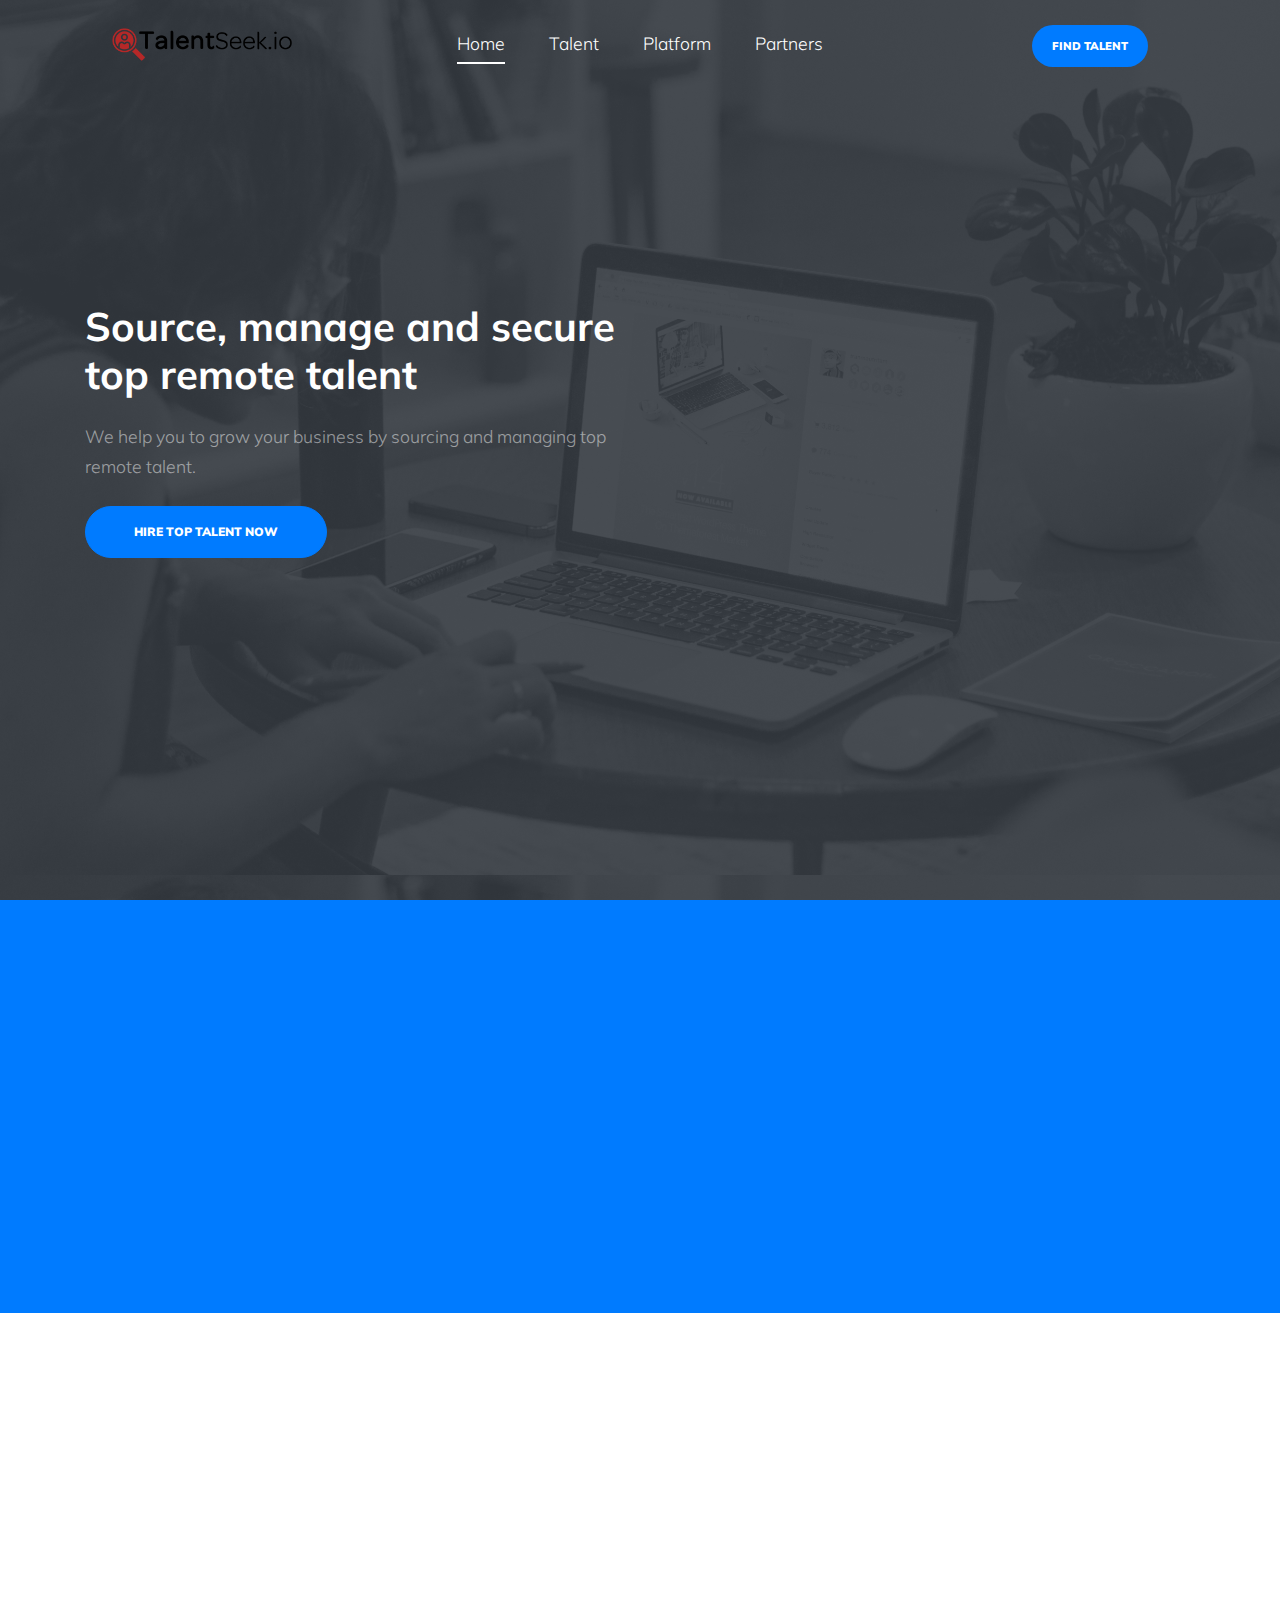
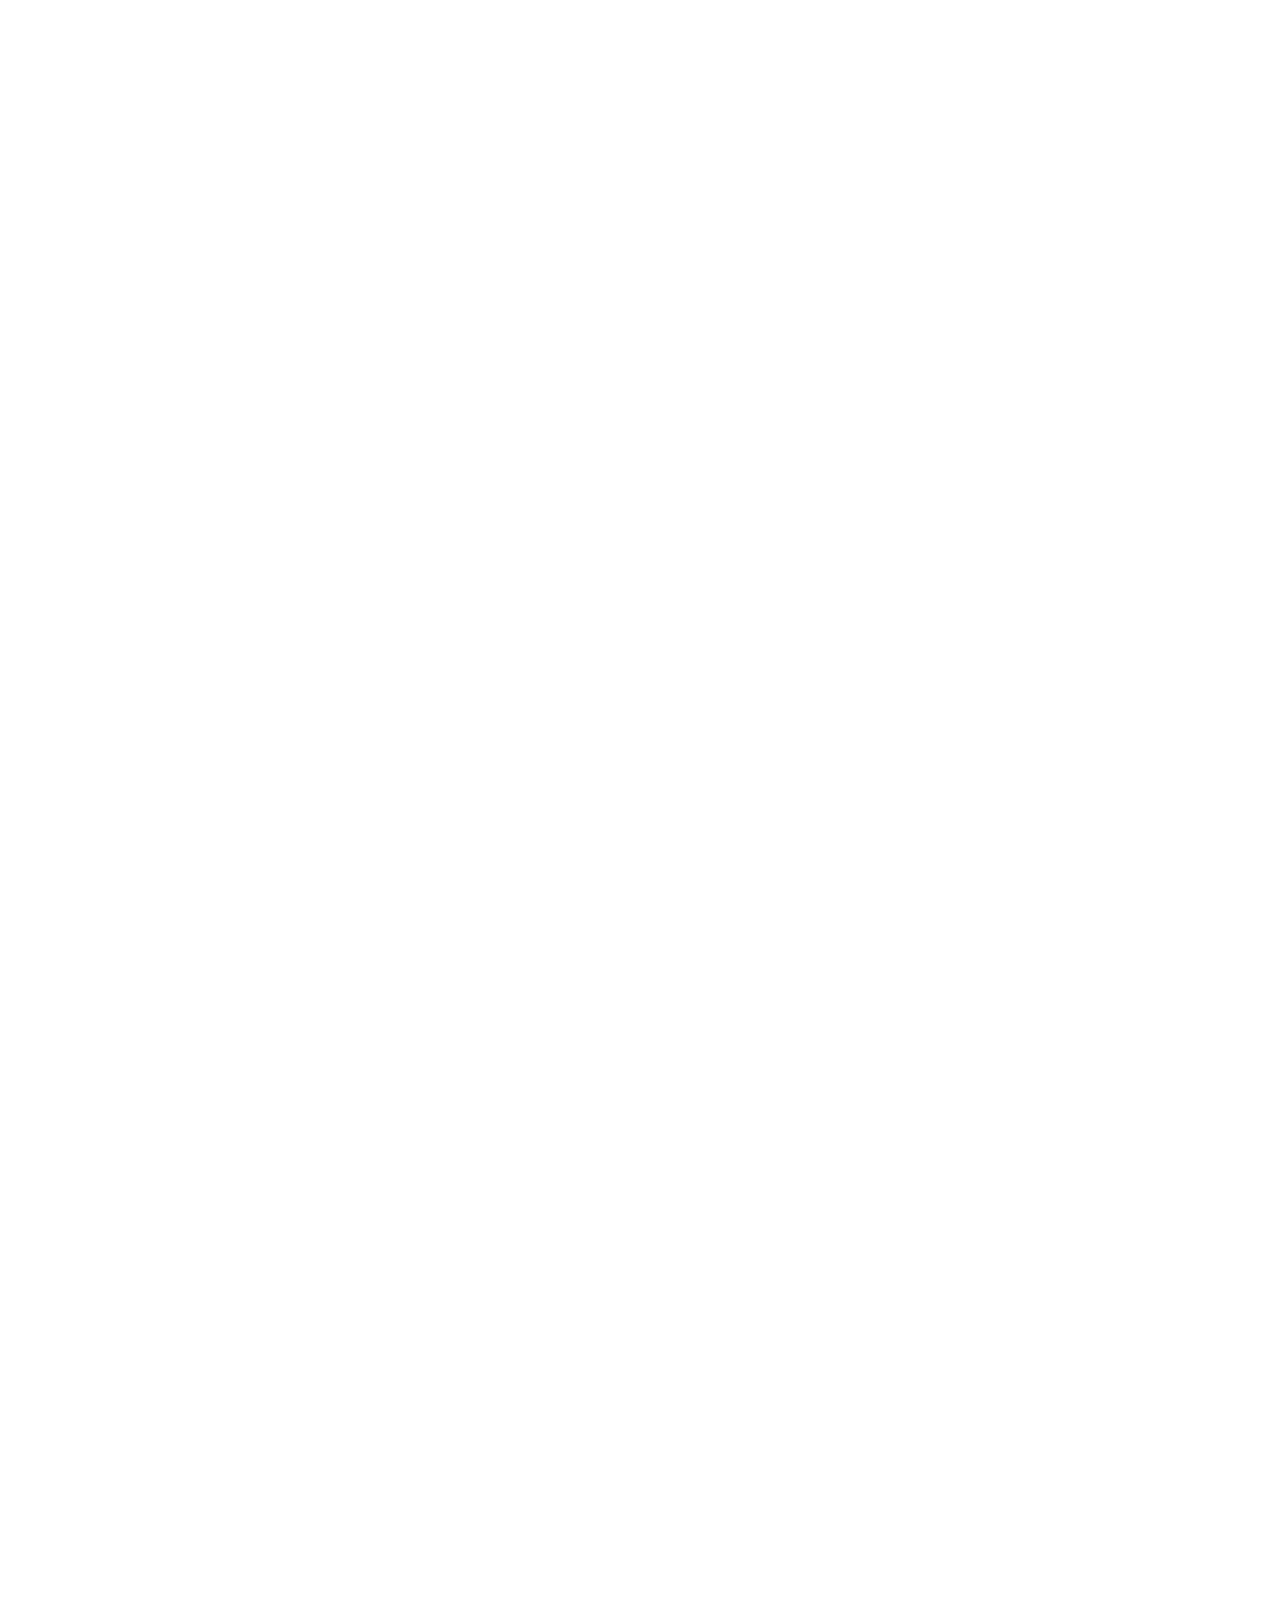
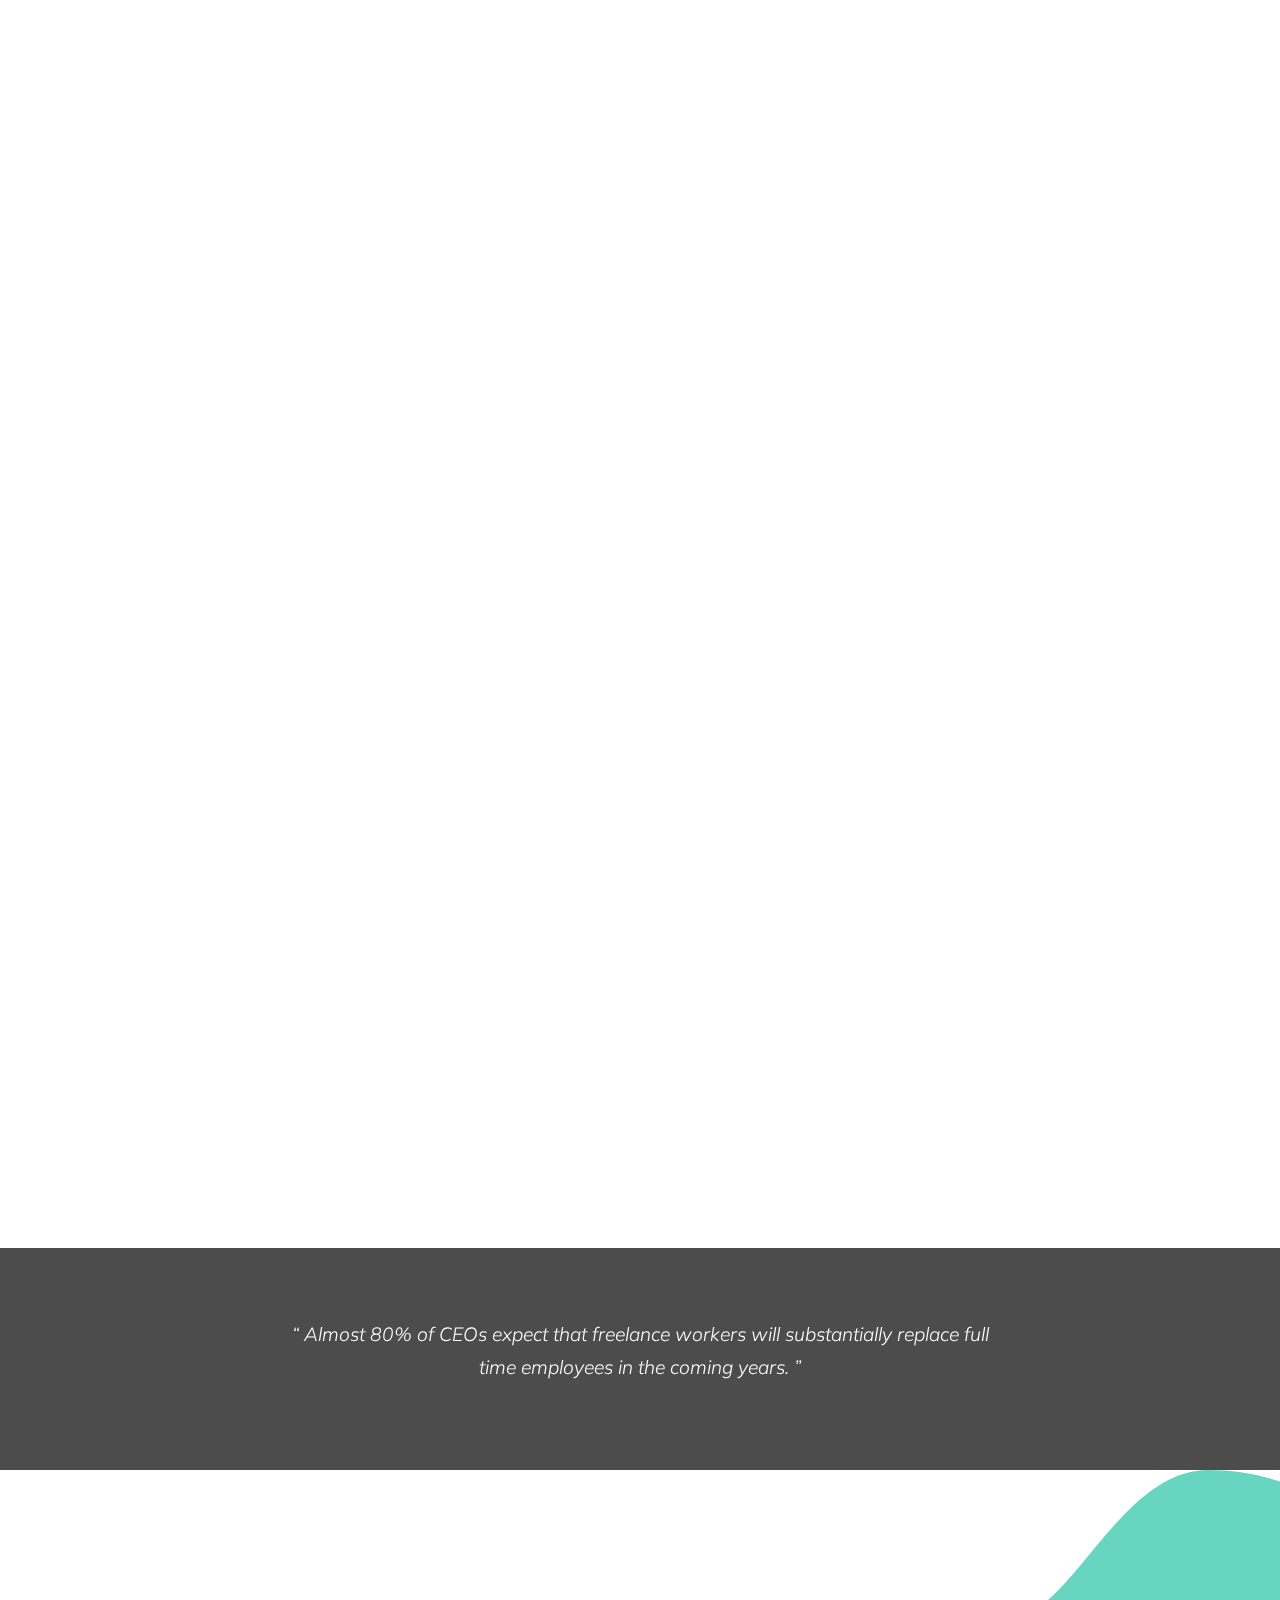
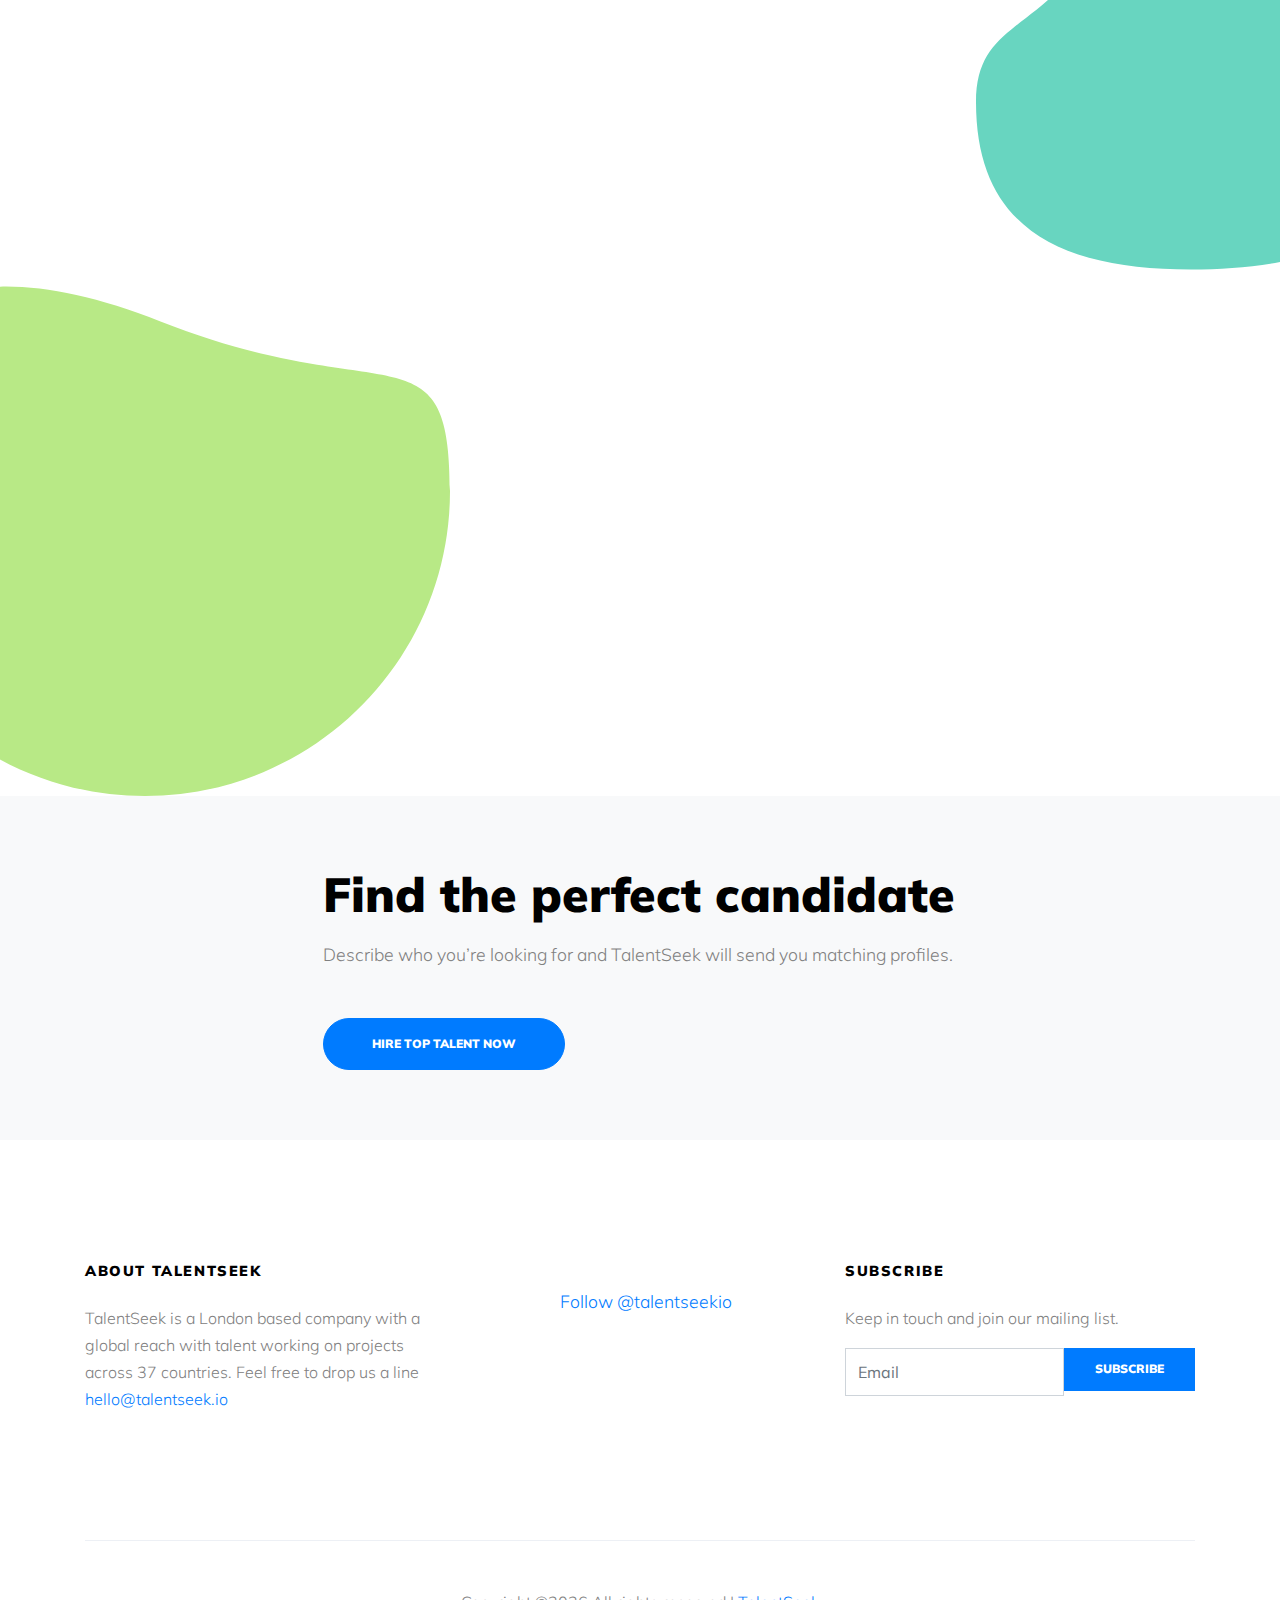
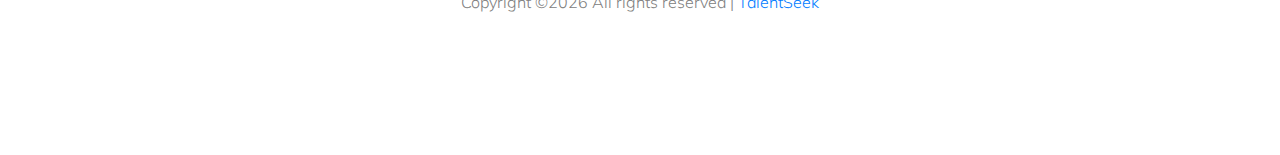
<file: index.html>
<!DOCTYPE html>
<html lang="en">
  <head>
    <!-- Google Tag Manager -->
<script>(function(w,d,s,l,i){w[l]=w[l]||[];w[l].push({'gtm.start':
new Date().getTime(),event:'gtm.js'});var f=d.getElementsByTagName(s)[0],
j=d.createElement(s),dl=l!='dataLayer'?'&l='+l:'';j.async=true;j.src=
'https://www.googletagmanager.com/gtm.js?id='+i+dl;f.parentNode.insertBefore(j,f);
})(window,document,'script','dataLayer','GTM-5VMKBF5');</script>
<!-- End Google Tag Manager -->
    <title>TalentSeek.io &mdash; We find top remote talent</title>
    <meta charset="utf-8">
    <meta name="viewport" content="width=device-width, initial-scale=1, shrink-to-fit=no">
    <link rel="apple-touch-icon" sizes="180x180" href="/apple-touch-icon.png">
<link rel="icon" type="image/png" sizes="32x32" href="/favicon-32x32.png">
<link rel="icon" type="image/png" sizes="16x16" href="/favicon-16x16.png">
<link rel="manifest" href="/site.webmanifest">
<meta name="msapplication-TileColor" content="#da532c">
<meta name="theme-color" content="#ffffff">
    
    <link href="https://fonts.googleapis.com/css?family=Muli:300,400,700,900" rel="stylesheet">
    <link rel="stylesheet" href="fonts/icomoon/style.css">

    <link rel="stylesheet" href="css/bootstrap.min.css">
    <link rel="stylesheet" href="css/jquery-ui.css">
    <link rel="stylesheet" href="css/owl.carousel.min.css">
    <link rel="stylesheet" href="css/owl.theme.default.min.css">
    <link rel="stylesheet" href="css/owl.theme.default.min.css">

    <link rel="stylesheet" href="css/jquery.fancybox.min.css">

    <link rel="stylesheet" href="css/bootstrap-datepicker.css">

    <link rel="stylesheet" href="fonts/flaticon/font/flaticon.css">

    <link rel="stylesheet" href="css/aos.css">

    <link rel="stylesheet" href="css/style.css">
<!-- Start of replain Code -->
<script>
window.replainSettings = { id: '3f608a0f-097f-4c71-b9fc-c209d95b6bc6' };
(function(u){var s=document.createElement('script');s.type='text/javascript';s.async=true;s.src=u;
var x=document.getElementsByTagName('script')[0];x.parentNode.insertBefore(s,x);
})('https://widget.replain.cc/dist/client.js');
</script>
<!-- End of replain Code -->    
  </head>
  <body data-spy="scroll" data-target=".site-navbar-target" data-offset="300">
    <!-- Google Tag Manager (noscript) -->
<noscript><iframe src="https://www.googletagmanager.com/ns.html?id=GTM-5VMKBF5"
height="0" width="0" style="display:none;visibility:hidden"></iframe></noscript>
<!-- End Google Tag Manager (noscript) -->
    <div id="fb-root"></div>
<script async defer crossorigin="anonymous" src="https://connect.facebook.net/en_US/sdk.js#xfbml=1&version=v3.3&appId=493191380865902&autoLogAppEvents=1"></script>
  
  <div class="site-wrap">

    <div class="site-mobile-menu site-navbar-target">
      <div class="site-mobile-menu-header">
        <div class="site-mobile-menu-close mt-3">
          <span class="icon-close2 js-menu-toggle"></span>
        </div>
      </div>
      <div class="site-mobile-menu-body"></div>
    </div>
    
    <header class="site-navbar py-4 js-sticky-header site-navbar-target" role="banner">
      
      <div class="container-fluid">
        <div class="d-flex align-items-center">
          <div class="site-logo mr-auto w-25"><a href="index.html"><img src="images/talentseeklogov1.png" width="200"></a></div>

          <div class="mx-auto text-center">
            <nav class="site-navigation position-relative text-right" role="navigation">
              <ul class="site-menu main-menu js-clone-nav mx-auto d-none d-lg-block  m-0 p-0">
                <li><a href="#home-section" class="nav-link">Home</a></li>
                <li><a href="#courses-section" class="nav-link">Talent</a></li>
                <li><a href="#programs-section" class="nav-link">Platform</a></li>
                <li><a href="#teachers-section" class="nav-link">Partners</a></li>
              </ul>
            </nav>
          </div>

          <div class="ml-auto w-25">
            <nav class="site-navigation position-relative text-right" role="navigation">
              <ul class="site-menu main-menu site-menu-dark js-clone-nav mr-auto d-none d-lg-block m-0 p-0">
                <li class="cta"><a href="https://talentseek.typeform.com/to/Q9W0gl" class="nav-link"><span>Find Talent</span></a></li>
              </ul>

            </nav>
            <a href="#" class="d-inline-block d-lg-none site-menu-toggle js-menu-toggle text-black float-right"><span class="icon-menu h3"></span></a>
          </div>
        </div>
      </div>
      
    </header>

    <div class="intro-section" id="home-section">
      
      <div class="slide-1" style="background-image: url('images/hero_1.jpg');" data-stellar-background-ratio="0.5">
        <div class="container">
          <div class="row align-items-center">
            <div class="col-12">
              <div class="row align-items-center">
                <div class="col-lg-6 mb-4">
                  <h1  data-aos="fade-up" data-aos-delay="100">Source, manage and secure top remote talent</h1>
                  <p class="mb-4"  data-aos="fade-up" data-aos-delay="200">We help you to grow your business by sourcing and managing top remote talent.</p>
                  <p data-aos="fade-up" data-aos-delay="300"><a href="https://talentseek.typeform.com/to/Q9W0gl" class="btn btn-primary py-3 px-5 btn-pill">Hire Top Talent Now</a></p>

                </div>

<!--                 <div class="col-lg-5 ml-auto" data-aos="fade-up" data-aos-delay="500">
                  <form action="" method="post" class="form-box">
                    <h3 class="h4 text-black mb-4">Sign Up</h3>
                    <div class="form-group">
                      <input type="text" class="form-control" placeholder="Email Addresss">
                    </div>
                    <div class="form-group">
                      <input type="password" class="form-control" placeholder="Password">
                    </div>
                    <div class="form-group mb-4">
                      <input type="password" class="form-control" placeholder="Re-type Password">
                    </div>
                    <div class="form-group">
                      <input type="submit" class="btn btn-primary btn-pill" value="Sign up">
                    </div>
                  </form>

                </div> -->
              </div>
            </div>
            
          </div>
        </div>
      </div>
    </div>

    
    <div class="site-section courses-title" id="courses-section">
      <div class="container">
        <div class="row mb-5 justify-content-center">
          <div class="col-lg-7 text-center" data-aos="fade-up" data-aos-delay="">
            <h2 class="section-title">Talent</h2>
          </div>
        </div>
      </div>
    </div>
    <div class="site-section courses-entry-wrap"  data-aos="fade-up" data-aos-delay="100">
      <div class="container">
        <div class="row">

          <div class="owl-carousel col-12 nonloop-block-14">

            <div class="course bg-white h-100 align-self-stretch">
              <figure class="m-0">
                <a href="https://talentseek.typeform.com/to/Q9W0gl"><img src="images/img_1.jpg" alt="Image" class="img-fluid"></a>
              </figure>
              <div class="course-inner-text py-4 px-4">
                <span class="course-price">$9200 / month</span>
                <div class="meta"><span class="icon-clock-o"></span>10+ Years Experience</div>
                <h3><a href="#">Lead / Architect / CTO</a></h3>
                <p>Data & Software Engineering, design and execute Big Data with Lambda integration, Machine Learning.</p>
              </div>
              <div class="d-flex border-top stats">
                <div class="py-3 px-4"><span class="icon-users"></span> English Advanced / Fluent</div>
                <div class="py-3 px-4 w-25 ml-auto border-left"><span class="icon-chat"></span> 2</div>
              </div>
            </div>

            <div class="course bg-white h-100 align-self-stretch">
              <figure class="m-0">
                <a href="https://talentseek.typeform.com/to/Q9W0gl"><img src="images/img_2.jpg" alt="Image" class="img-fluid"></a>
              </figure>
              <div class="course-inner-text py-4 px-4">
                <span class="course-price">$5750 / month</span>
                <div class="meta"><span class="icon-clock-o"></span>3+ Years Experience </div>
                <h3><a href="#">Full Stack JavaScript Developer</a></h3>
                <p>Preferred technologies:
NodeJS, JavaScript, TypeScript, ReactJS, ReactNative</p>
              </div>
              <div class="d-flex border-top stats">
                <div class="py-3 px-4"><span class="icon-users"></span> English Advanced / Fluent</div>
                <div class="py-3 px-4 w-25 ml-auto border-left"><span class="icon-chat"></span> 2</div>
              </div>
            </div>

            <div class="course bg-white h-100 align-self-stretch">
              <figure class="m-0">
                <a href="https://talentseek.typeform.com/to/Q9W0gl"><img src="images/img_3.jpg" alt="Image" class="img-fluid"></a>
              </figure>
              <div class="course-inner-text py-4 px-4">
                <span class="course-price">$4025 / month</span>
                <div class="meta"><span class="icon-clock-o"></span>5+ Years Experience</div>
                <h3><a href="#">Senior Javascript Developer</a></h3>
                <p>JavaScript, HTML5, Git, CSS3, HTML, CSS, React, Redux, SASS, Node.js</p>
              </div>
              <div class="d-flex border-top stats">
                <div class="py-3 px-4"><span class="icon-users"></span> English Intermediate</div>
                <div class="py-3 px-4 w-25 ml-auto border-left"><span class="icon-chat"></span> 2</div>
              </div>
            </div>



            <div class="course bg-white h-100 align-self-stretch">
              <figure class="m-0">
                <a href="https://talentseek.typeform.com/to/Q9W0gl"><img src="images/img_4.jpg" alt="Image" class="img-fluid"></a>
              </figure>
              <div class="course-inner-text py-4 px-4">
                <span class="course-price">$4250 / month</span>
                <div class="meta"><span class="icon-clock-o"></span> 10+ Years Experience</div>
                <h3><a href="#">Senior Web Developer</a></h3>
                <p>PHP (5/7), NodeJS, Perl, Bootstrap, CSS, DATABASE DESIGN, HTML, JavaScript, jQuery, Linux, MySQL, PostgreSQL</p>
              </div>
              <div class="d-flex border-top stats">
                <div class="py-3 px-4"><span class="icon-users"></span> English Intermediate</div>
                <div class="py-3 px-4 w-25 ml-auto border-left"><span class="icon-chat"></span> 2</div>
              </div>
            </div>

            <div class="course bg-white h-100 align-self-stretch">
              <figure class="m-0">
                <a href="https://talentseek.typeform.com/to/Q9W0gl"><img src="images/img_5.jpg" alt="Image" class="img-fluid"></a>
              </figure>
              <div class="course-inner-text py-4 px-4">
                <span class="course-price">$2875 / month</span>
                <div class="meta"><span class="icon-clock-o"></span>3+ Years Experience</div>
                <h3><a href="#">Mid Level Full Stack Developer</a></h3>
                <p>PHP, MySQL, Laravel, HTML, CSS, JavaScript, Node.js, OOP, OOP/OOD, DDD, PHPUnit, Docker/Docker, Git, MongoDB, Redis</p>
              </div>
              <div class="d-flex border-top stats">
                <div class="py-3 px-4"><span class="icon-users"></span> English Pre-Intermediate</div>
                <div class="py-3 px-4 w-25 ml-auto border-left"><span class="icon-chat"></span> 2</div>
              </div>
            </div>

            <div class="course bg-white h-100 align-self-stretch">
              <figure class="m-0">
                <a href="https://talentseek.typeform.com/to/Q9W0gl"><img src="images/img_6.jpg" alt="Image" class="img-fluid"></a>
              </figure>
              <div class="course-inner-text py-4 px-4">
                <span class="course-price">$2300 / month</span>
                <div class="meta"><span class="icon-clock-o"></span>3+ Years Experience</div>
                <h3><a href="#">Junior Front-end Developer</a></h3>
                <p>Bootstrap, Wordpress, AJAX, Git, jQuery, PHP, Docker, JavaScript, Laravel, MySQL, Vue.js, Angular.js </p>
              </div>
              <div class="d-flex border-top stats">
                <div class="py-3 px-4"><span class="icon-users"></span> English Pre-Intermediate</div>
                <div class="py-3 px-4 w-25 ml-auto border-left"><span class="icon-chat"></span> 2</div>
              </div>
            </div>

          </div>

         

        </div>
        <div class="row justify-content-center">
          <div class="col-7 text-center">
            <button class="customPrevBtn btn btn-primary m-1">Prev</button>
            <button class="customNextBtn btn btn-primary m-1">Next</button>
          </div>
        </div>
      </div>
    </div>


    <div class="site-section" id="programs-section">
      <div class="container">
        <div class="row mb-5 justify-content-center">
          <div class="col-lg-7 text-center"  data-aos="fade-up" data-aos-delay="">
            <h2 class="section-title">Our Platform</h2>
            <p>Almost 80% of CEOs expect that freelance workers will substantially replace full time employees in the coming years. TalentSeek allow you to access your global talent pool from one central location, source and onboard new hires, centralize documents to maintain compliance and manage projects, budgets, timesheets and payments.</p>
          </div>
        </div>
        <div class="row mb-5 align-items-center">
          <div class="col-lg-7 mb-5" data-aos="fade-up" data-aos-delay="100">
            <img src="images/undraw_youtube_tutorial.svg" alt="Image" class="img-fluid">
          </div>
          <div class="col-lg-4 ml-auto" data-aos="fade-up" data-aos-delay="200">
            <h2 class="text-black mb-4">Hire on demand</h2>
            <p class="mb-4">You pay 50% of the candidate's one-month salary, That's it. You also get a one-month guarantee – if the candidate is fired or quits after working less than a month, our hiring bonus is cancelled, you pay nothing.</p>

            <div class="d-flex align-items-center custom-icon-wrap mb-3">
              <span class="custom-icon-inner mr-3"><span class="icon icon-graduation-cap"></span></span>
              <div><h3 class="m-0">1,556,539 Freelancers</h3></div>
            </div>

            <div class="d-flex align-items-center custom-icon-wrap">
              <span class="custom-icon-inner mr-3"><span class="icon icon-clock-o"></span></span>
              <div><h3 class="m-0">7 Avg. Days to Hire</h3></div>
            </div>

          </div>
        </div>

        <div class="row mb-5 align-items-center">
          <div class="col-lg-7 mb-5 order-1 order-lg-2" data-aos="fade-up" data-aos-delay="100">
            <img src="images/undraw_teaching.svg" alt="Image" class="img-fluid">
          </div>
          <div class="col-lg-4 mr-auto order-2 order-lg-1" data-aos="fade-up" data-aos-delay="200">
            <h2 class="text-black mb-4">Manage projects and teams worldwide</h2>
            <p class="mb-4">Onboard freelancers compliantly, keep track of budgets and deadlines and allow your teams to collaborate.</p>

            <div class="d-flex align-items-center custom-icon-wrap mb-3">
              <span class="custom-icon-inner mr-3"><span class="icon icon-graduation-cap"></span></span>
              <div><h3 class="m-0">37 Countries</h3></div>
            </div>

            <div class="d-flex align-items-center custom-icon-wrap">
              <span class="custom-icon-inner mr-3"><span class="icon icon-university"></span></span>
              <div><h3 class="m-0">124,523 Projects</h3></div>
            </div>

          </div>
        </div>

        <div class="row mb-5 align-items-center">
          <div class="col-lg-7 mb-5" data-aos="fade-up" data-aos-delay="100">
            <img src="images/undraw_teacher.svg" alt="Image" class="img-fluid">
          </div>
          <div class="col-lg-4 ml-auto" data-aos="fade-up" data-aos-delay="200">
            <h2 class="text-black mb-4">Consolidate resources and manage payments</h2>
            <p class="mb-4">Consolidate your teams invoices into one manegable invoice, terms are agreed in advance and managed by TalentSeek to avoid disputes or fraud. All payments are issued upon time sheet approvals.</p>

            <div class="d-flex align-items-center custom-icon-wrap mb-3">
              <span class="custom-icon-inner mr-3"><span class="icon icon-graduation-cap"></span></span>
              <div><h3 class="m-0">56% Cost Saving</h3></div>
            </div>

          </div>
        </div>

      </div>
    </div>

    <div class="site-section" id="teachers-section">
      <div class="container">

        <div class="row mb-5 justify-content-center">
          <div class="col-lg-7 mb-5 text-center"  data-aos="fade-up" data-aos-delay="">
            <h2 class="section-title">Our Partners</h2>
            <p class="mb-5">Companies we work with</p>

          </div>

        </div>


        <div class="row">



          <div class="col-md-6 col-lg-3 mb-4" data-aos="fade-up" data-aos-delay="100">
            <img src="images/ciklum@2x.png">
          </div>

          <div class="col-md-6 col-lg-3 mb-4" data-aos="fade-up" data-aos-delay="200">
            <img src="images/microsoft.png">
          </div>

          <div class="col-md-6 col-lg-3 mb-4" data-aos="fade-up" data-aos-delay="300">
            <img src="images/sigma@2x.png">
          </div>

          <div class="col-md-6 col-lg-3 mb-4" data-aos="fade-up" data-aos-delay="300">
            <img src="images/github.png">
          </div>



        </div>
      </div>
    </div>

    <div class="site-section bg-image overlay" style="background-image: url('images/hero_1.jpg');">
      <div class="container">
        <div class="row justify-content-center align-items-center">
          <div class="col-md-8 text-center testimony">
            
            <blockquote>
              <p>&ldquo; Almost 80% of CEOs expect that freelance workers will substantially replace full time employees in the coming years. &rdquo;</p>
            </blockquote>
          </div>
        </div>
      </div>
    </div>

    <div class="site-section pb-0">

      <div class="future-blobs">
        <div class="blob_2">
          <img src="images/blob_2.svg" alt="Image">
        </div>
        <div class="blob_1">
          <img src="images/blob_1.svg" alt="Image">
        </div>
      </div>
      <div class="container">
        <div class="row mb-5 justify-content-center" data-aos="fade-up" data-aos-delay="">
          <div class="col-lg-7 text-center">
            <h2 class="section-title">Why Choose Us</h2>
          </div>
        </div>
        <div class="row">
          <div class="col-lg-4 ml-auto align-self-start"  data-aos="fade-up" data-aos-delay="100">

            <div class="p-4 rounded bg-white why-choose-us-box">

              <div class="d-flex align-items-center custom-icon-wrap custom-icon-light mb-3">
                <div class="mr-3"><span class="custom-icon-inner"><span class="icon icon-graduation-cap"></span></span></div>
                <div><h3 class="m-0">1,556,539 Freelancers</h3></div>
              </div>

               <div class="d-flex align-items-center custom-icon-wrap custom-icon-light mb-3">
                <div class="mr-3"><span class="custom-icon-inner"><span class="icon icon-graduation-cap"></span></span></div>
                <div><h3 class="m-0">124,523 Projects</h3></div>
              </div>

              <div class="d-flex align-items-center custom-icon-wrap custom-icon-light mb-3">
                <div class="mr-3"><span class="custom-icon-inner"><span class="icon icon-university"></span></span></div>
                <div><h3 class="m-0">7 Avg. Days to Hire</h3></div>
              </div>

              <div class="d-flex align-items-center custom-icon-wrap custom-icon-light mb-3">
                <div class="mr-3"><span class="custom-icon-inner"><span class="icon icon-graduation-cap"></span></span></div>
                <div><h3 class="m-0">37 Countries</h3></div>
              </div>

              <div class="d-flex align-items-center custom-icon-wrap custom-icon-light mb-3">
                <div class="mr-3"><span class="custom-icon-inner"><span class="icon icon-university"></span></span></div>
                <div><h3 class="m-0">56% Cost Saving</h3></div>
              </div>

            </div>


          </div>
          <div class="col-lg-7 align-self-end"  data-aos="fade-left" data-aos-delay="200">
            <img src="images/person_transparent.png" alt="Image" class="img-fluid">
          </div>
        </div>
      </div>
    </div>

    



    <div class="site-section bg-light" id="contact-section">
      <div class="container">

        <div class="row justify-content-center">
          <div class="col-md-7">


            
            <h2 class="section-title mb-3">Find the perfect candidate</h2>
            <p class="mb-5">Describe who you’re looking for and TalentSeek will send you matching profiles.</p>
            <a href="https://talentseek.typeform.com/to/Q9W0gl" class="btn btn-primary py-3 px-5 btn-pill">Hire Top Talent Now</a>
          
            
          </div>
        </div>
      </div>
    </div>
    
     
    <footer class="footer-section bg-white">
      <div class="container">
        <div class="row">
          <div class="col-md-4">
            <h3>About TalentSeek</h3>
            <p>TalentSeek is a London based company with a global reach with talent working on projects across 37 countries. Feel free to drop us a line  <a href="mailto:hello@talentseek.io">hello@talentseek.io</a></p>
          </div>

          <div class="col-md-3 ml-auto">
            <h3></h3>
            <ul class="list-unstyled footer-links">
              <li><script src="https://platform.linkedin.com/in.js" type="text/javascript"> lang: en_US</script>
<script type="IN/FollowCompany" data-id="19200406" data-counter="bottom"></script></li>
              <li><div class="fb-like" data-href="https://www.facebook.com/talentseekio" data-width="" data-layout="box_count" data-action="like" data-size="large" data-show-faces="true" data-share="false"></div></li>
              <li><a href="https://twitter.com/talentseekio?ref_src=twsrc%5Etfw" class="twitter-follow-button" data-show-count="false">Follow @talentseekio</a><script async src="https://platform.twitter.com/widgets.js" charset="utf-8"></script></li>
            </ul>
          </div>

          <div class="col-md-4">
            <h3>Subscribe</h3>
            <p>Keep in touch and join our mailing list.</p>
            <form action="#" class="footer-subscribe">
              <div class="d-flex mb-5">
                <input type="text" class="form-control rounded-0" placeholder="Email">
                <input type="submit" class="btn btn-primary rounded-0" value="Subscribe">
              </div>
            </form>
          </div>

        </div>

        <div class="row pt-5 mt-5 text-center">
          <div class="col-md-12">
            <div class="border-top pt-5">
            <p>

        Copyright &copy;<script>document.write(new Date().getFullYear());</script> All rights reserved | <a href="https://talentseek.io" target="_blank" >TalentSeek</a>
              </p>
            </div>
          </div>
          
        </div>
      </div>
    </footer>

  
    
  </div> <!-- .site-wrap -->

  <script src="js/jquery-3.3.1.min.js"></script>
  <script src="js/jquery-migrate-3.0.1.min.js"></script>
  <script src="js/jquery-ui.js"></script>
  <script src="js/popper.min.js"></script>
  <script src="js/bootstrap.min.js"></script>
  <script src="js/owl.carousel.min.js"></script>
  <script src="js/jquery.stellar.min.js"></script>
  <script src="js/jquery.countdown.min.js"></script>
  <script src="js/bootstrap-datepicker.min.js"></script>
  <script src="js/jquery.easing.1.3.js"></script>
  <script src="js/aos.js"></script>
  <script src="js/jquery.fancybox.min.js"></script>
  <script src="js/jquery.sticky.js"></script>

  
  <script src="js/main.js"></script>
  <script src="https://my.hellobar.com/a52276e7c75ceacafdaa0762f5f1a772c17b2550.js" type="text/javascript" charset="utf-8" async="async"></script>  
  </body>
</html>
</file>
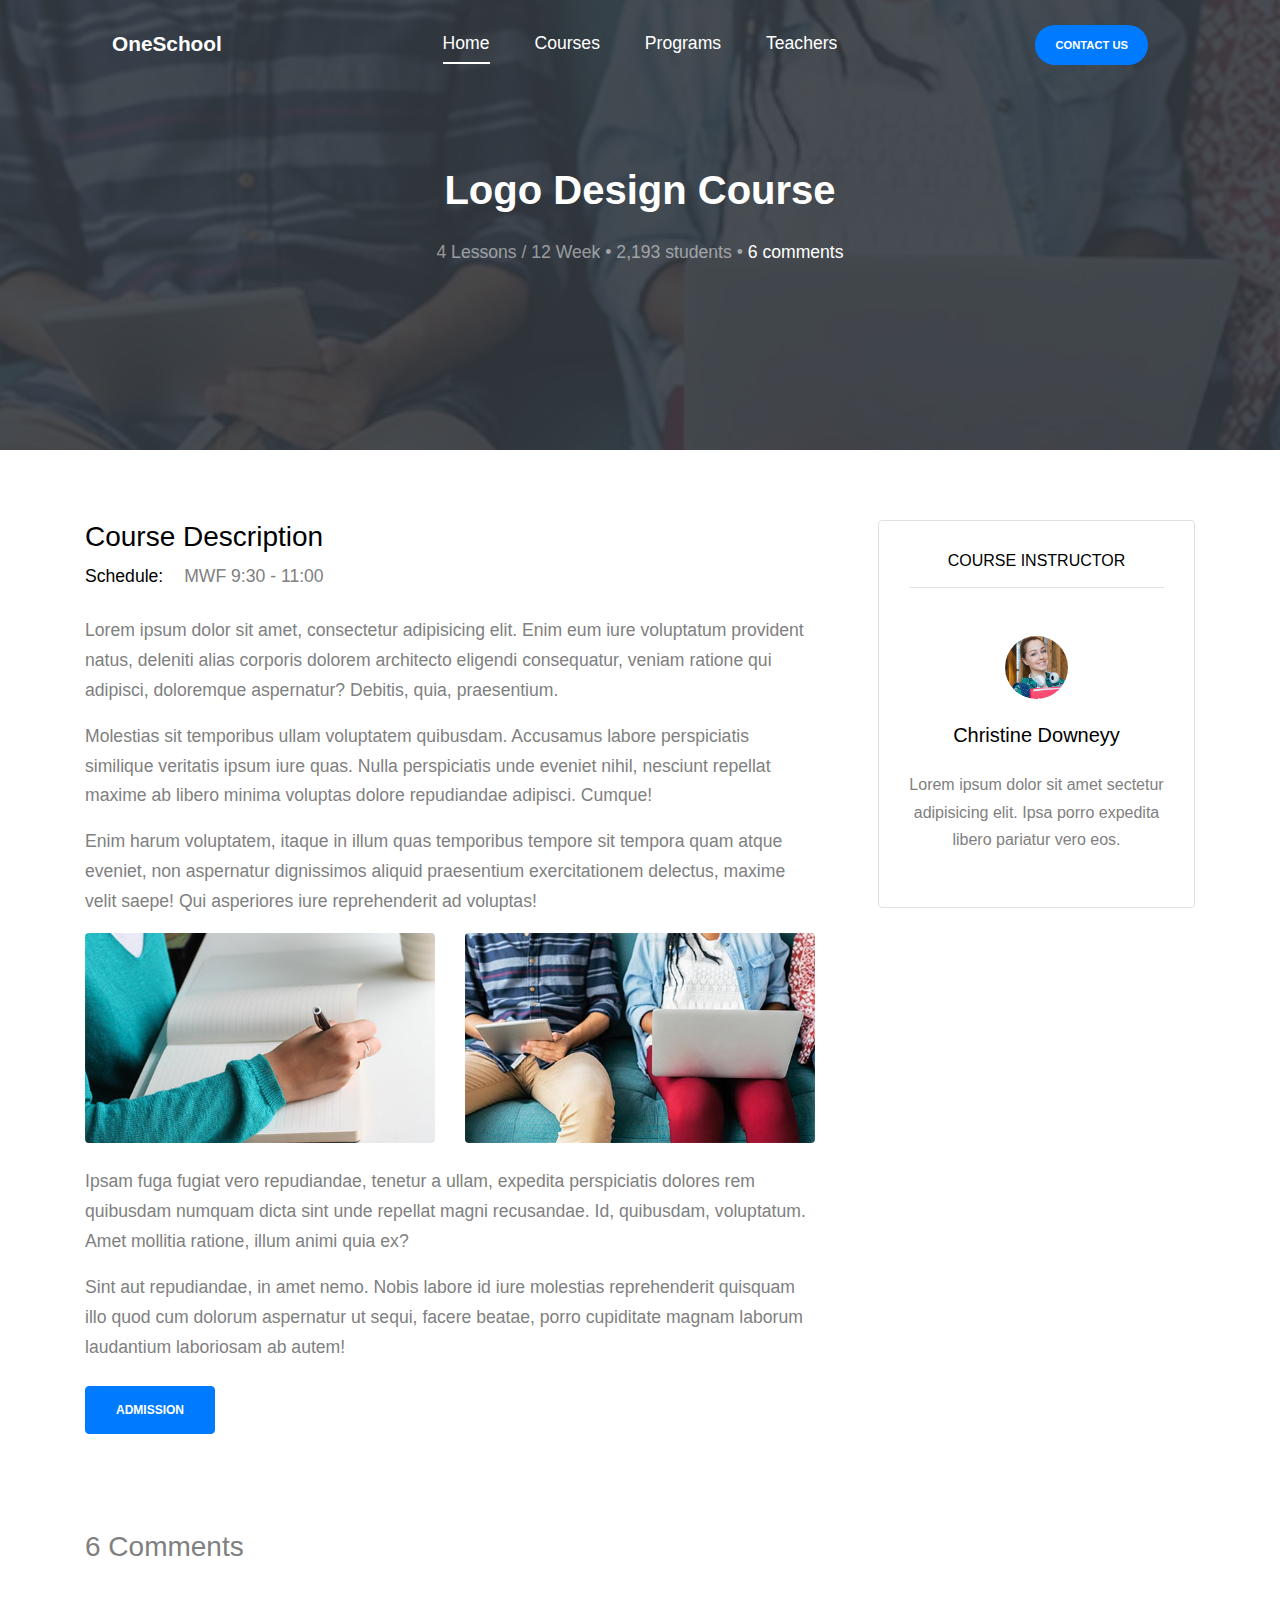
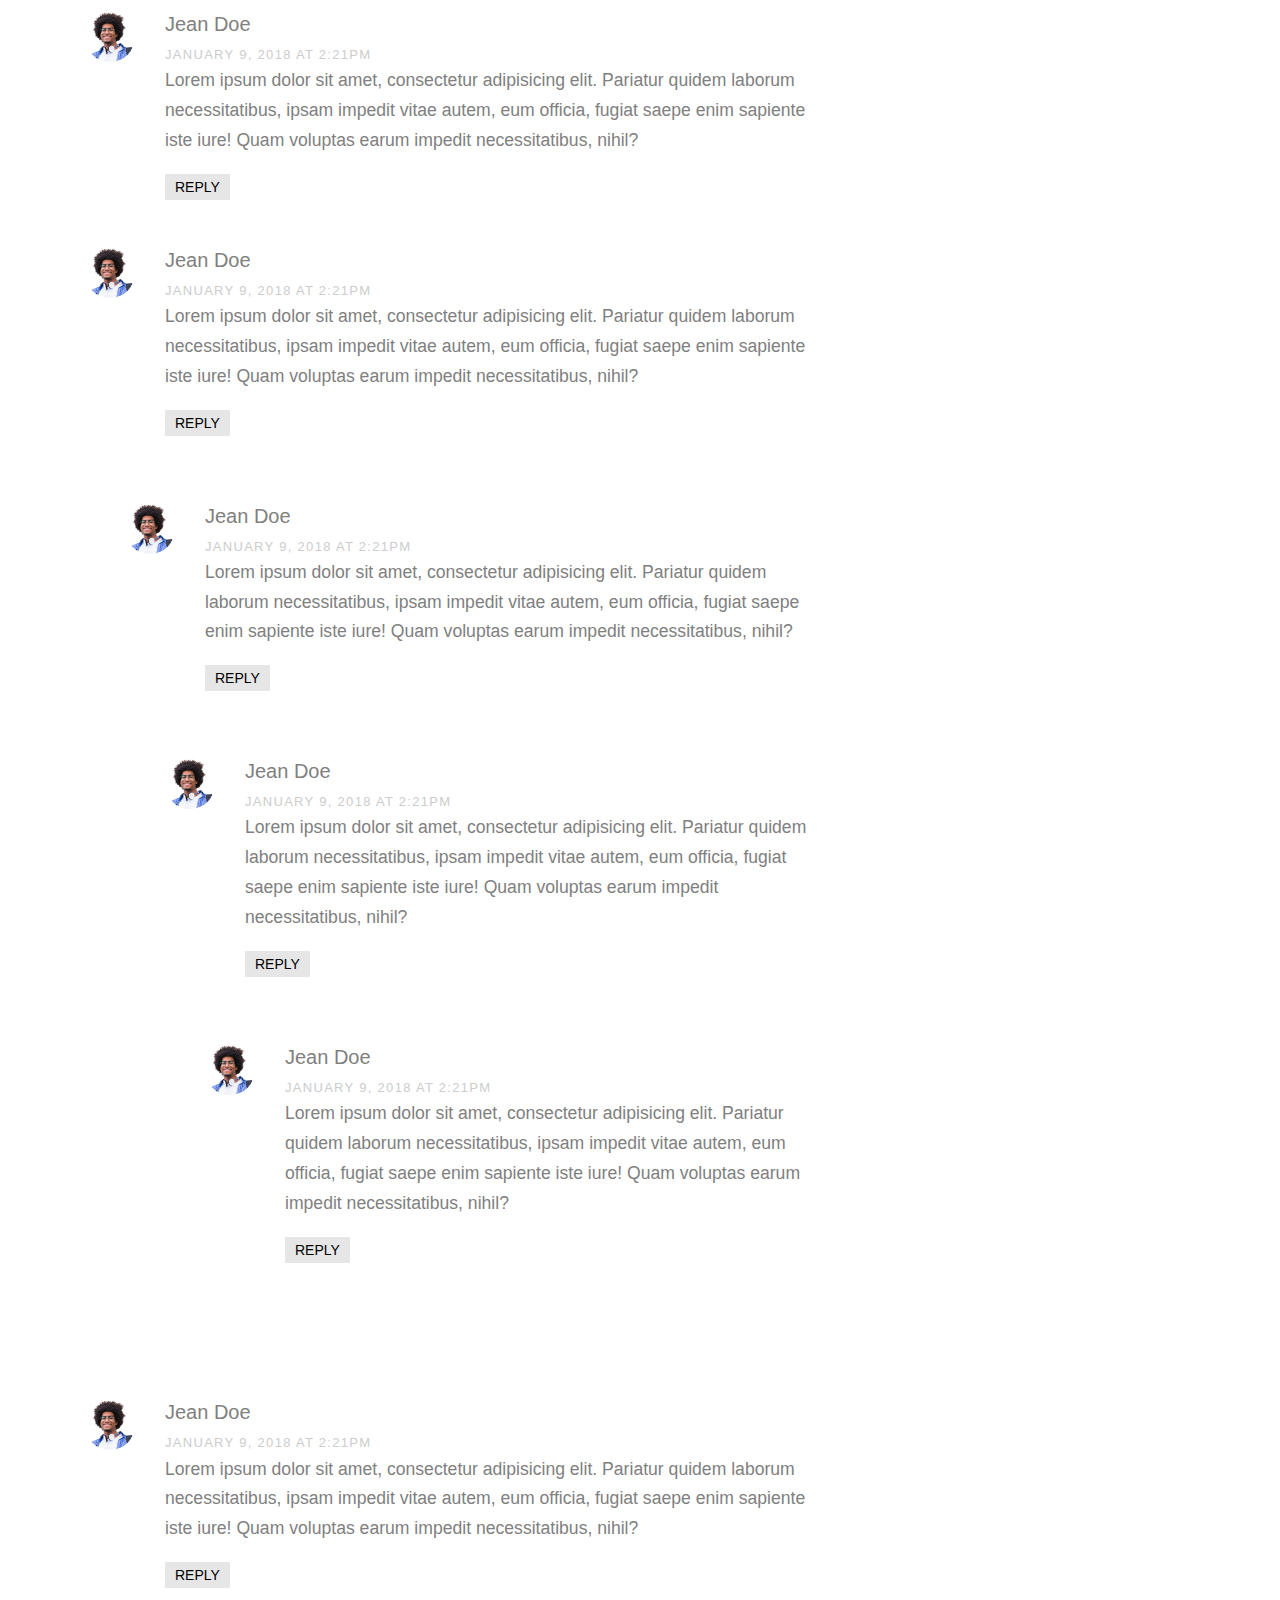
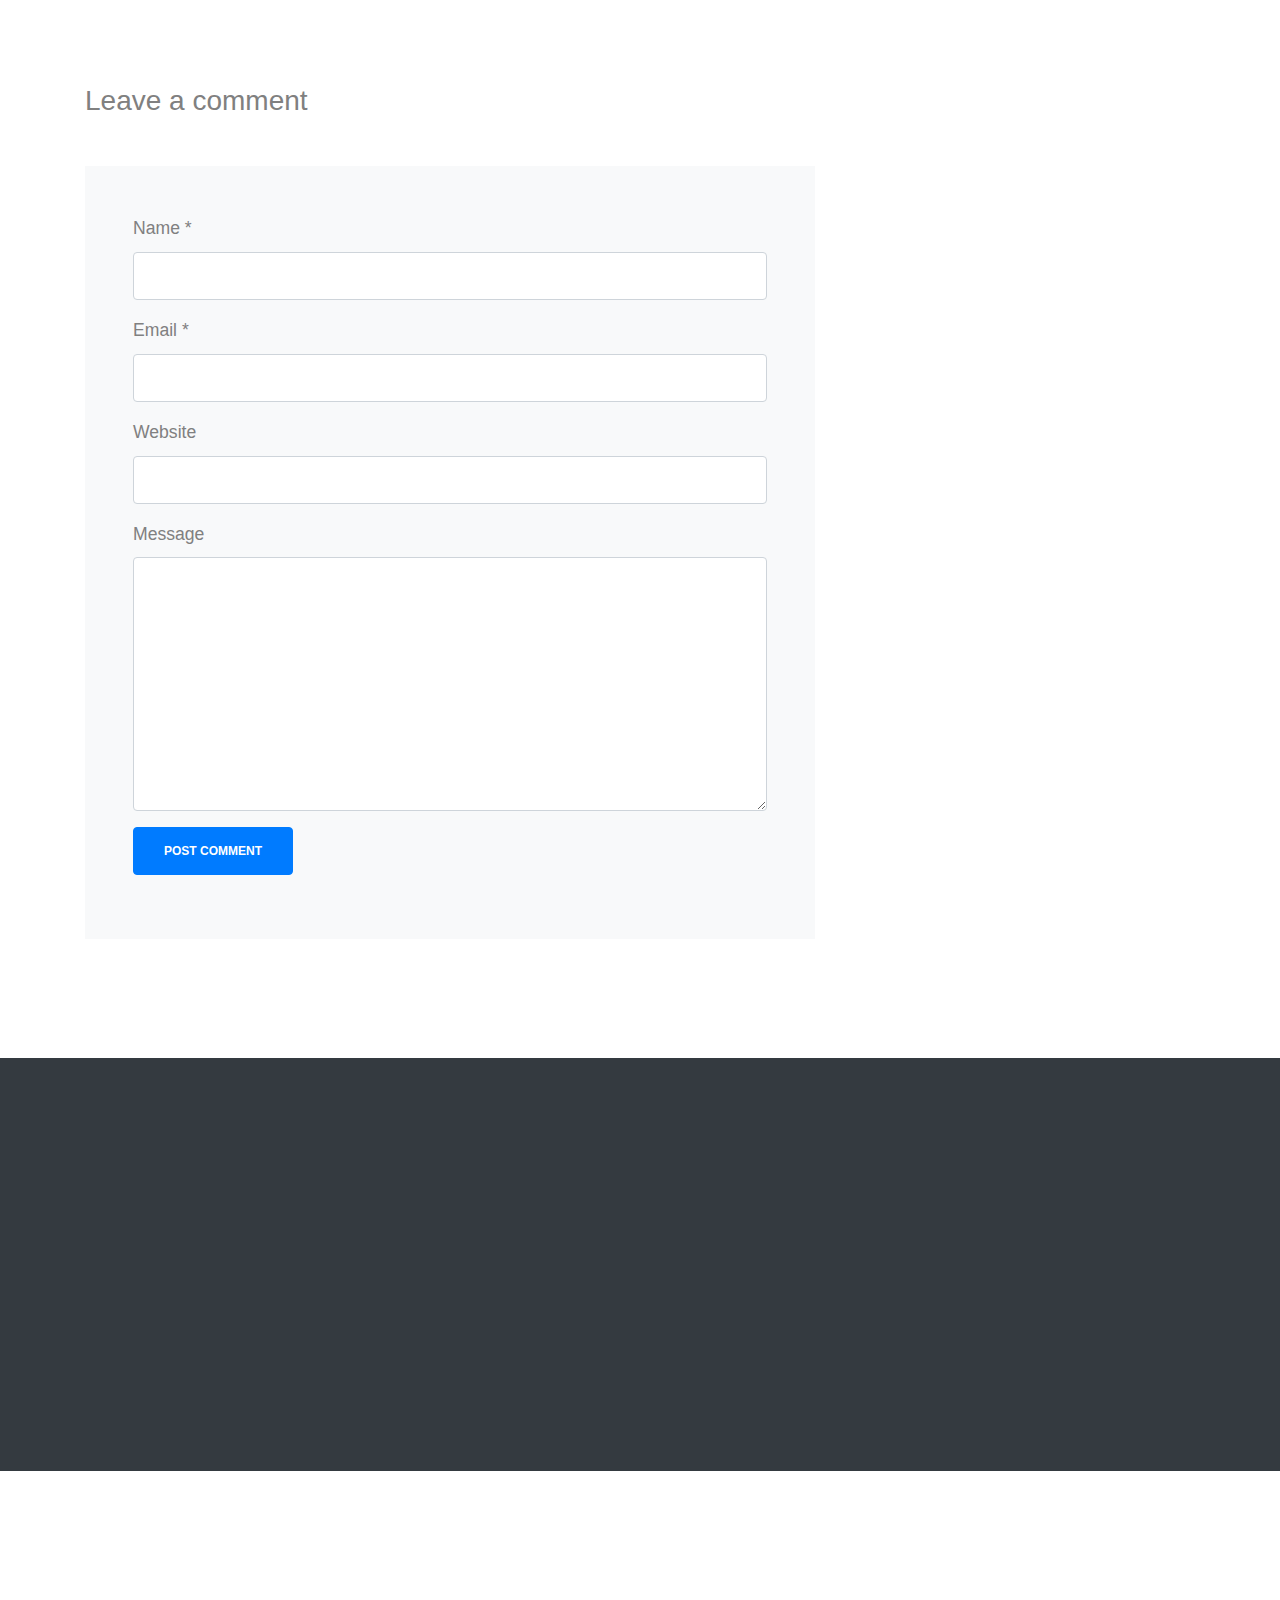
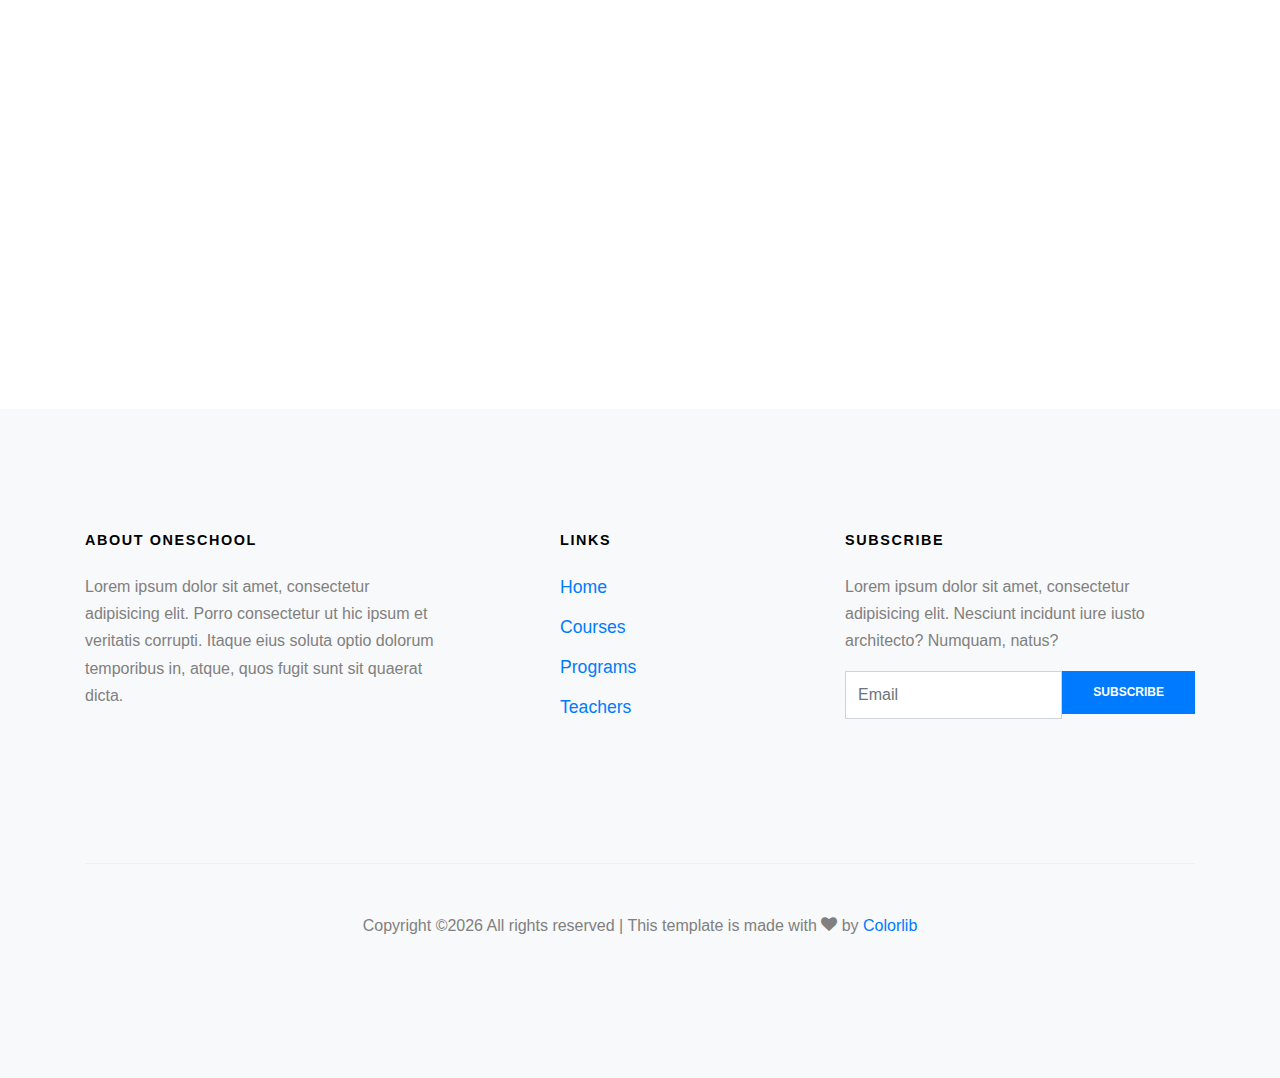
<file: course-single.html>
<!DOCTYPE html>
<html lang="en">
  <head>
    <title>TalentSeek.io &mdash; We find top remote talent</title>
    <meta charset="utf-8">
    <meta name="viewport" content="width=device-width, initial-scale=1, shrink-to-fit=no">
    
    
    <!-- <link href="https://fonts.googleapis.com/css?family=Muli:300,400,700,900" rel="stylesheet"> -->
    <link rel="stylesheet" href="fonts/icomoon/style.css">

    <link rel="stylesheet" href="css/bootstrap.min.css">
    <link rel="stylesheet" href="css/jquery-ui.css">
    <link rel="stylesheet" href="css/owl.carousel.min.css">
    <link rel="stylesheet" href="css/owl.theme.default.min.css">
    <link rel="stylesheet" href="css/owl.theme.default.min.css">

    <link rel="stylesheet" href="css/jquery.fancybox.min.css">

    <link rel="stylesheet" href="css/bootstrap-datepicker.css">

    <link rel="stylesheet" href="fonts/flaticon/font/flaticon.css">

    <link rel="stylesheet" href="css/aos.css">

    <link rel="stylesheet" href="css/style.css">
    
  </head>
  <body data-spy="scroll" data-target=".site-navbar-target" data-offset="300">
  
  <div class="site-wrap">

    <div class="site-mobile-menu site-navbar-target">
      <div class="site-mobile-menu-header">
        <div class="site-mobile-menu-close mt-3">
          <span class="icon-close2 js-menu-toggle"></span>
        </div>
      </div>
      <div class="site-mobile-menu-body"></div>
    </div>
   
    
    <header class="site-navbar py-4 js-sticky-header site-navbar-target" role="banner">
      
      <div class="container-fluid">
        <div class="d-flex align-items-center">
          <div class="site-logo mr-auto w-25"><a href="index.html">OneSchool</a></div>

          <div class="mx-auto text-center">
            <nav class="site-navigation position-relative text-right" role="navigation">
              <ul class="site-menu main-menu js-clone-nav mx-auto d-none d-lg-block  m-0 p-0">
                <li><a href="#home-section" class="nav-link">Home</a></li>
                <li><a href="#courses-section" class="nav-link">Courses</a></li>
                <li><a href="#programs-section" class="nav-link">Programs</a></li>
                <li><a href="#teachers-section" class="nav-link">Teachers</a></li>
              </ul>
            </nav>
          </div>

          <div class="ml-auto w-25">
            <nav class="site-navigation position-relative text-right" role="navigation">
              <ul class="site-menu main-menu site-menu-dark js-clone-nav mr-auto d-none d-lg-block m-0 p-0">
                <li class="cta"><a href="#contact-section" class="nav-link"><span>Contact Us</span></a></li>
              </ul>
            </nav>
            <a href="#" class="d-inline-block d-lg-none site-menu-toggle js-menu-toggle text-black float-right"><span class="icon-menu h3"></span></a>
          </div>
        </div>
      </div>
      
    </header>

    <div class="intro-section single-cover" id="home-section">
      
      <div class="slide-1 " style="background-image: url('images/img_2.jpg');" data-stellar-background-ratio="0.5">
        <div class="container">
          <div class="row align-items-center">
            <div class="col-12">
              <div class="row justify-content-center align-items-center text-center">
                <div class="col-lg-6">
                  <h1 data-aos="fade-up" data-aos-delay="0">Logo Design Course</h1>
                  <p data-aos="fade-up" data-aos-delay="100">4 Lessons / 12 Week &bullet; 2,193 students &bullet; <a href="#" class="text-white">6 comments</a></p>
                </div>

                
              </div>
            </div>
            
          </div>
        </div>
      </div>
    </div>
    
    <div class="site-section">
      <div class="container">
        <div class="row">
          <div class="col-lg-8 mb-5">

            <div class="mb-5">
              <h3 class="text-black">Course Description</h3>
              <p class="mb-4">
                <strong class="text-black mr-3">Schedule: </strong> MWF 9:30 - 11:00
              </p>
              <p>Lorem ipsum dolor sit amet, consectetur adipisicing elit. Enim eum iure voluptatum provident natus, deleniti alias corporis dolorem architecto eligendi consequatur, veniam ratione qui adipisci, doloremque aspernatur? Debitis, quia, praesentium.</p>
              <p>Molestias sit temporibus ullam voluptatem quibusdam. Accusamus labore perspiciatis similique veritatis ipsum iure quas. Nulla perspiciatis unde eveniet nihil, nesciunt repellat maxime ab libero minima voluptas dolore repudiandae adipisci. Cumque!</p>
              <p>Enim harum voluptatem, itaque in illum quas temporibus tempore sit tempora quam atque eveniet, non aspernatur dignissimos aliquid praesentium exercitationem delectus, maxime velit saepe! Qui asperiores iure reprehenderit ad voluptas!</p>
              <div class="row mb-4">
                <div class="col-md-6">
                  <img src="images/img_1.jpg" alt="Image" class="img-fluid rounded">
                </div>
                <div class="col-md-6">
                  <img src="images/img_2.jpg" alt="Image" class="img-fluid rounded">
                </div>
              </div>
              <p>Ipsam fuga fugiat vero repudiandae, tenetur a ullam, expedita perspiciatis dolores rem quibusdam numquam dicta sint unde repellat magni recusandae. Id, quibusdam, voluptatum. Amet mollitia ratione, illum animi quia ex?</p>
              <p>Sint aut repudiandae, in amet nemo. Nobis labore id iure molestias reprehenderit quisquam illo quod cum dolorum aspernatur ut sequi, facere beatae, porro cupiditate magnam laborum laudantium laboriosam ab autem!</p>

              <p class="mt-4"><a href="#" class="btn btn-primary">Admission</a></p>
            </div>

            <div class="pt-5">
              <h3 class="mb-5">6 Comments</h3>
              <ul class="comment-list">
                <li class="comment">
                  <div class="vcard bio">
                    <img src="images/person_1.jpg" alt="Image placeholder">
                  </div>
                  <div class="comment-body">
                    <h3>Jean Doe</h3>
                    <div class="meta">January 9, 2018 at 2:21pm</div>
                    <p>Lorem ipsum dolor sit amet, consectetur adipisicing elit. Pariatur quidem laborum necessitatibus, ipsam impedit vitae autem, eum officia, fugiat saepe enim sapiente iste iure! Quam voluptas earum impedit necessitatibus, nihil?</p>
                    <p><a href="#" class="reply">Reply</a></p>
                  </div>
                </li>

                <li class="comment">
                  <div class="vcard bio">
                    <img src="images/person_1.jpg" alt="Image placeholder">
                  </div>
                  <div class="comment-body">
                    <h3>Jean Doe</h3>
                    <div class="meta">January 9, 2018 at 2:21pm</div>
                    <p>Lorem ipsum dolor sit amet, consectetur adipisicing elit. Pariatur quidem laborum necessitatibus, ipsam impedit vitae autem, eum officia, fugiat saepe enim sapiente iste iure! Quam voluptas earum impedit necessitatibus, nihil?</p>
                    <p><a href="#" class="reply">Reply</a></p>
                  </div>

                  <ul class="children">
                    <li class="comment">
                      <div class="vcard bio">
                        <img src="images/person_1.jpg" alt="Image placeholder">
                      </div>
                      <div class="comment-body">
                        <h3>Jean Doe</h3>
                        <div class="meta">January 9, 2018 at 2:21pm</div>
                        <p>Lorem ipsum dolor sit amet, consectetur adipisicing elit. Pariatur quidem laborum necessitatibus, ipsam impedit vitae autem, eum officia, fugiat saepe enim sapiente iste iure! Quam voluptas earum impedit necessitatibus, nihil?</p>
                        <p><a href="#" class="reply">Reply</a></p>
                      </div>


                      <ul class="children">
                        <li class="comment">
                          <div class="vcard bio">
                            <img src="images/person_1.jpg" alt="Image placeholder">
                          </div>
                          <div class="comment-body">
                            <h3>Jean Doe</h3>
                            <div class="meta">January 9, 2018 at 2:21pm</div>
                            <p>Lorem ipsum dolor sit amet, consectetur adipisicing elit. Pariatur quidem laborum necessitatibus, ipsam impedit vitae autem, eum officia, fugiat saepe enim sapiente iste iure! Quam voluptas earum impedit necessitatibus, nihil?</p>
                            <p><a href="#" class="reply">Reply</a></p>
                          </div>

                            <ul class="children">
                              <li class="comment">
                                <div class="vcard bio">
                                  <img src="images/person_1.jpg" alt="Image placeholder">
                                </div>
                                <div class="comment-body">
                                  <h3>Jean Doe</h3>
                                  <div class="meta">January 9, 2018 at 2:21pm</div>
                                  <p>Lorem ipsum dolor sit amet, consectetur adipisicing elit. Pariatur quidem laborum necessitatibus, ipsam impedit vitae autem, eum officia, fugiat saepe enim sapiente iste iure! Quam voluptas earum impedit necessitatibus, nihil?</p>
                                  <p><a href="#" class="reply">Reply</a></p>
                                </div>
                              </li>
                            </ul>
                        </li>
                      </ul>
                    </li>
                  </ul>
                </li>

                <li class="comment">
                  <div class="vcard bio">
                    <img src="images/person_1.jpg" alt="Image placeholder">
                  </div>
                  <div class="comment-body">
                    <h3>Jean Doe</h3>
                    <div class="meta">January 9, 2018 at 2:21pm</div>
                    <p>Lorem ipsum dolor sit amet, consectetur adipisicing elit. Pariatur quidem laborum necessitatibus, ipsam impedit vitae autem, eum officia, fugiat saepe enim sapiente iste iure! Quam voluptas earum impedit necessitatibus, nihil?</p>
                    <p><a href="#" class="reply">Reply</a></p>
                  </div>
                </li>
              </ul>
              <!-- END comment-list -->
              
              <div class="comment-form-wrap pt-5">
                <h3 class="mb-5">Leave a comment</h3>
                <form action="#" class="p-5 bg-light">
                  <div class="form-group">
                    <label for="name">Name *</label>
                    <input type="text" class="form-control" id="name">
                  </div>
                  <div class="form-group">
                    <label for="email">Email *</label>
                    <input type="email" class="form-control" id="email">
                  </div>
                  <div class="form-group">
                    <label for="website">Website</label>
                    <input type="url" class="form-control" id="website">
                  </div>

                  <div class="form-group">
                    <label for="message">Message</label>
                    <textarea name="" id="message" cols="30" rows="10" class="form-control"></textarea>
                  </div>
                  <div class="form-group">
                    <input type="submit" value="Post Comment" class="btn btn-primary">
                  </div>

                </form>
              </div>
            </div>



          </div>
          <div class="col-lg-4 pl-lg-5">

            <div class="mb-5 text-center border rounded course-instructor">
              <h3 class="mb-5 text-black text-uppercase h6 border-bottom pb-3">Course Instructor</h3>
              <div class="mb-4 text-center">
                <img src="images/person_2.jpg" alt="Image" class="w-25 rounded-circle mb-4">  
                <h3 class="h5 text-black mb-4">Christine Downeyy</h3>
                <p>Lorem ipsum dolor sit amet sectetur adipisicing elit. Ipsa porro expedita libero pariatur vero eos.</p>
              </div>
            </div>

          </div>
        </div>
      </div>
    </div>

    <div class="site-section courses-title bg-dark" id="courses-section">
      <div class="container">
        <div class="row mb-5 justify-content-center">
          <div class="col-lg-7 text-center" data-aos="fade-up" data-aos-delay="">
            <h2 class="section-title">More Courses</h2>
          </div>
        </div>
      </div>
    </div>
    <div class="site-section courses-entry-wrap"  data-aos="fade" data-aos-delay="100">
      <div class="container">
        <div class="row">

          <div class="owl-carousel col-12 nonloop-block-14">

            <div class="course bg-white h-100 align-self-stretch">
              <figure class="m-0">
                <a href="course-single.html"><img src="images/img_1.jpg" alt="Image" class="img-fluid"></a>
              </figure>
              <div class="course-inner-text py-4 px-4">
                <span class="course-price">$20</span>
                <div class="meta"><span class="icon-clock-o"></span>4 Lessons / 12 week</div>
                <h3><a href="#">Study Law of Physics</a></h3>
                <p>Lorem ipsum dolor sit amet ipsa nulla adipisicing elit. </p>
              </div>
              <div class="d-flex border-top stats">
                <div class="py-3 px-4"><span class="icon-users"></span> 2,193 students</div>
                <div class="py-3 px-4 w-25 ml-auto border-left"><span class="icon-chat"></span> 2</div>
              </div>
            </div>

            <div class="course bg-white h-100 align-self-stretch">
              <figure class="m-0">
                <a href="course-single.html"><img src="images/img_2.jpg" alt="Image" class="img-fluid"></a>
              </figure>
              <div class="course-inner-text py-4 px-4">
                <span class="course-price">$99</span>
                <div class="meta"><span class="icon-clock-o"></span>4 Lessons / 12 week</div>
                <h3><a href="#">Logo Design Course</a></h3>
                <p>Lorem ipsum dolor sit amet ipsa nulla adipisicing elit. </p>
              </div>
              <div class="d-flex border-top stats">
                <div class="py-3 px-4"><span class="icon-users"></span> 2,193 students</div>
                <div class="py-3 px-4 w-25 ml-auto border-left"><span class="icon-chat"></span> 2</div>
              </div>
            </div>

            <div class="course bg-white h-100 align-self-stretch">
              <figure class="m-0">
                <a href="course-single.html"><img src="images/img_3.jpg" alt="Image" class="img-fluid"></a>
              </figure>
              <div class="course-inner-text py-4 px-4">
                <span class="course-price">$99</span>
                <div class="meta"><span class="icon-clock-o"></span>4 Lessons / 12 week</div>
                <h3><a href="#">JS Programming Language</a></h3>
                <p>Lorem ipsum dolor sit amet ipsa nulla adipisicing elit. </p>
              </div>
              <div class="d-flex border-top stats">
                <div class="py-3 px-4"><span class="icon-users"></span> 2,193 students</div>
                <div class="py-3 px-4 w-25 ml-auto border-left"><span class="icon-chat"></span> 2</div>
              </div>
            </div>



            <div class="course bg-white h-100 align-self-stretch">
              <figure class="m-0">
                <a href="course-single.html"><img src="images/img_4.jpg" alt="Image" class="img-fluid"></a>
              </figure>
              <div class="course-inner-text py-4 px-4">
                <span class="course-price">$20</span>
                <div class="meta"><span class="icon-clock-o"></span>4 Lessons / 12 week</div>
                <h3><a href="#">Study Law of Physics</a></h3>
                <p>Lorem ipsum dolor sit amet ipsa nulla adipisicing elit. </p>
              </div>
              <div class="d-flex border-top stats">
                <div class="py-3 px-4"><span class="icon-users"></span> 2,193 students</div>
                <div class="py-3 px-4 w-25 ml-auto border-left"><span class="icon-chat"></span> 2</div>
              </div>
            </div>

            <div class="course bg-white h-100 align-self-stretch">
              <figure class="m-0">
                <a href="course-single.html"><img src="images/img_5.jpg" alt="Image" class="img-fluid"></a>
              </figure>
              <div class="course-inner-text py-4 px-4">
                <span class="course-price">$99</span>
                <div class="meta"><span class="icon-clock-o"></span>4 Lessons / 12 week</div>
                <h3><a href="#">Logo Design Course</a></h3>
                <p>Lorem ipsum dolor sit amet ipsa nulla adipisicing elit. </p>
              </div>
              <div class="d-flex border-top stats">
                <div class="py-3 px-4"><span class="icon-users"></span> 2,193 students</div>
                <div class="py-3 px-4 w-25 ml-auto border-left"><span class="icon-chat"></span> 2</div>
              </div>
            </div>

            <div class="course bg-white h-100 align-self-stretch">
              <figure class="m-0">
                <a href="course-single.html"><img src="images/img_6.jpg" alt="Image" class="img-fluid"></a>
              </figure>
              <div class="course-inner-text py-4 px-4">
                <span class="course-price">$99</span>
                <div class="meta"><span class="icon-clock-o"></span>4 Lessons / 12 week</div>
                <h3><a href="#">JS Programming Language</a></h3>
                <p>Lorem ipsum dolor sit amet ipsa nulla adipisicing elit. </p>
              </div>
              <div class="d-flex border-top stats">
                <div class="py-3 px-4"><span class="icon-users"></span> 2,193 students</div>
                <div class="py-3 px-4 w-25 ml-auto border-left"><span class="icon-chat"></span> 2</div>
              </div>
            </div>

          </div>

         

        </div>
        <div class="row justify-content-center">
          <div class="col-7 text-center">
            <button class="customPrevBtn btn btn-primary m-1">Prev</button>
            <button class="customNextBtn btn btn-primary m-1">Next</button>
          </div>
        </div>
      </div>
    </div>
     
    <footer class="footer-section bg-light">
      <div class="container">
        <div class="row">
          <div class="col-md-4">
            <h3>About OneSchool</h3>
            <p>Lorem ipsum dolor sit amet, consectetur adipisicing elit. Porro consectetur ut hic ipsum et veritatis corrupti. Itaque eius soluta optio dolorum temporibus in, atque, quos fugit sunt sit quaerat dicta.</p>
          </div>

          <div class="col-md-3 ml-auto">
            <h3>Links</h3>
            <ul class="list-unstyled footer-links">
              <li><a href="#">Home</a></li>
              <li><a href="#">Courses</a></li>
              <li><a href="#">Programs</a></li>
              <li><a href="#">Teachers</a></li>
            </ul>
          </div>

          <div class="col-md-4">
            <h3>Subscribe</h3>
            <p>Lorem ipsum dolor sit amet, consectetur adipisicing elit. Nesciunt incidunt iure iusto architecto? Numquam, natus?</p>
            <form action="#" class="footer-subscribe">
              <div class="d-flex mb-5">
                <input type="text" class="form-control rounded-0" placeholder="Email">
                <input type="submit" class="btn btn-primary rounded-0" value="Subscribe">
              </div>
            </form>
          </div>

        </div>

        <div class="row pt-5 mt-5 text-center">
          <div class="col-md-12">
            <div class="border-top pt-5">
            <p>
        <!-- Link back to Colorlib can't be removed. Template is licensed under CC BY 3.0. -->
        Copyright &copy;<script>document.write(new Date().getFullYear());</script> All rights reserved | This template is made with <i class="icon-heart" aria-hidden="true"></i> by <a href="https://colorlib.com" target="_blank" >Colorlib</a>
        <!-- Link back to Colorlib can't be removed. Template is licensed under CC BY 3.0. -->
      </p>
            </div>
          </div>
          
        </div>
      </div>
    </footer>

  
    
  </div> <!-- .site-wrap -->

  <script src="js/jquery-3.3.1.min.js"></script>
  <script src="js/jquery-migrate-3.0.1.min.js"></script>
  <script src="js/jquery-ui.js"></script>
  <script src="js/popper.min.js"></script>
  <script src="js/bootstrap.min.js"></script>
  <script src="js/owl.carousel.min.js"></script>
  <script src="js/jquery.stellar.min.js"></script>
  <script src="js/jquery.countdown.min.js"></script>
  <script src="js/bootstrap-datepicker.min.js"></script>
  <script src="js/jquery.easing.1.3.js"></script>
  <script src="js/aos.js"></script>
  <script src="js/jquery.fancybox.min.js"></script>
  <script src="js/jquery.sticky.js"></script>

  
  <script src="js/main.js"></script>
    
  </body>
</html>
</file>
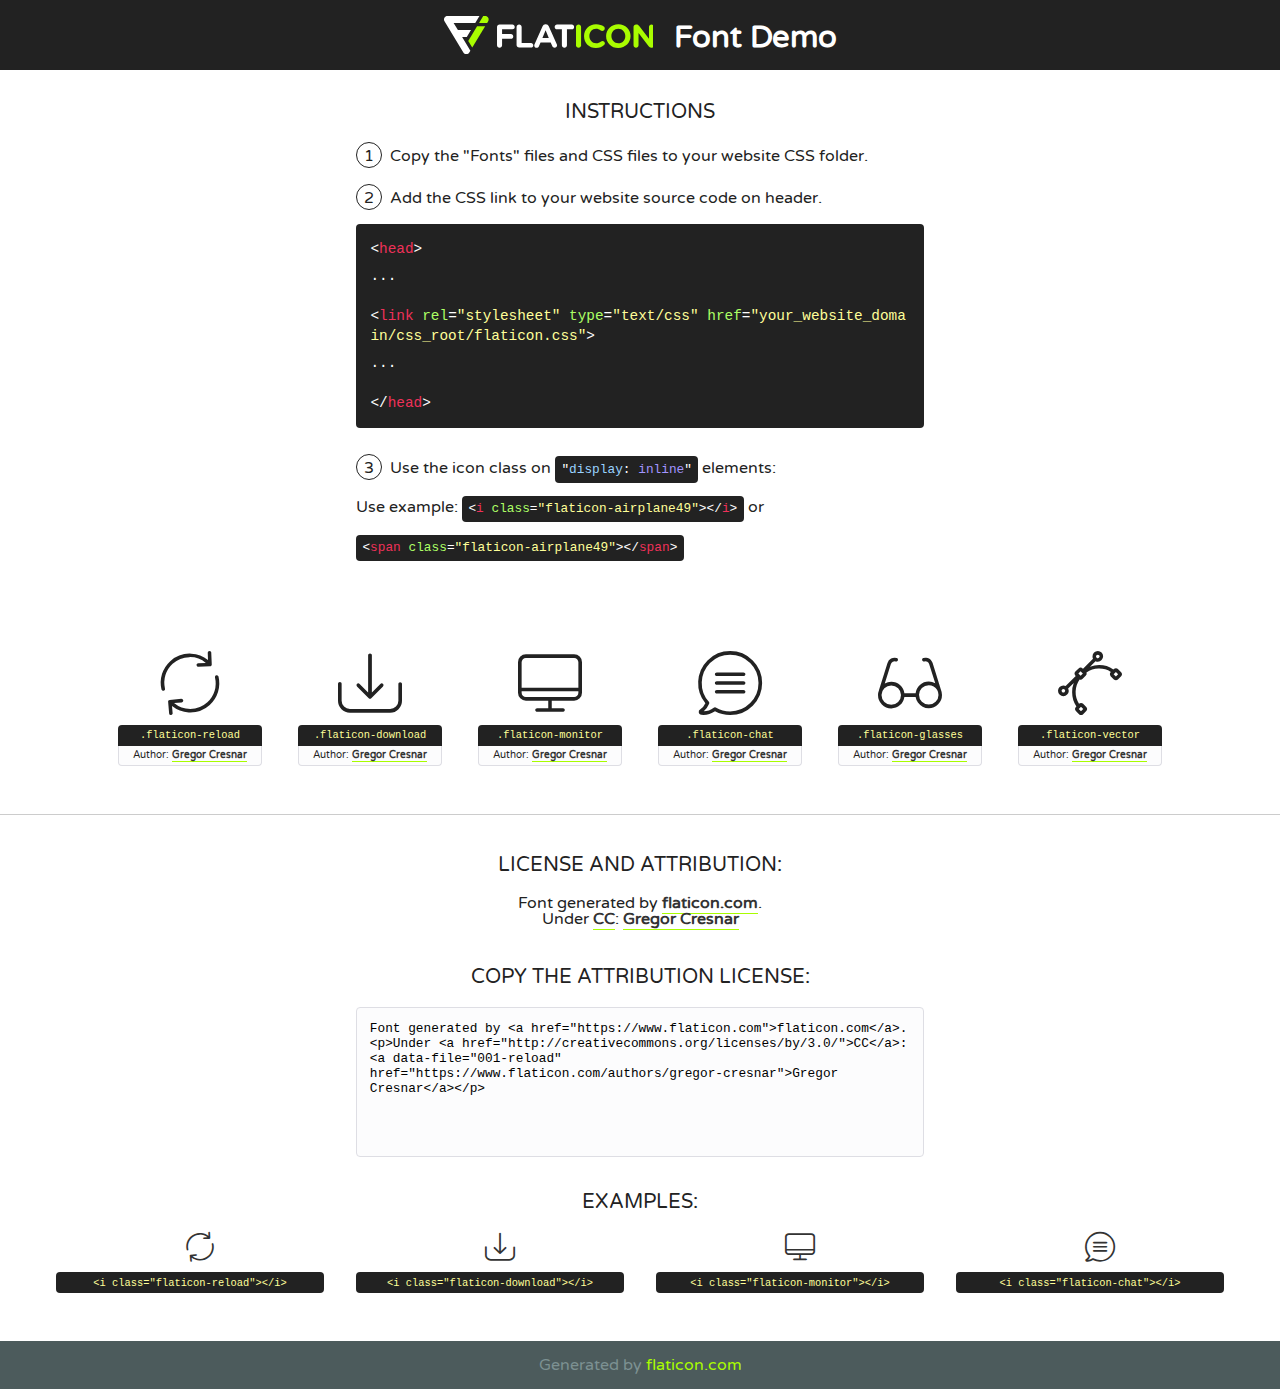
<file: fonts/flaticon/font/flaticon.html>
<!DOCTYPE html>
<!--
  Flaticon icon font: Flaticon
  Creation date: 21/03/2019 11:46
-->
<html>
<!DOCTYPE html>
<html>

<head>
    <title>Flaticon WebFont</title>
    <link href="http://fonts.googleapis.com/css?family=Varela+Round" rel="stylesheet" type="text/css" />
    <link rel="stylesheet" type="text/css" href="flaticon.css">
    <meta charset="UTF-8">
    <style>
    html, body, div, span, applet, object, iframe,
    h1, h2, h3, h4, h5, h6, p, blockquote, pre,
    a, abbr, acronym, address, big, cite, code,
    del, dfn, em, img, ins, kbd, q, s, samp,
    small, strike, strong, sub, sup, tt, var,
    b, u, i, center,
    dl, dt, dd, ol, ul, li,
    fieldset, form, label, legend,
    table, caption, tbody, tfoot, thead, tr, th, td,
    article, aside, canvas, details, embed, 
    figure, figcaption, footer, header, hgroup, 
    menu, nav, output, ruby, section, summary,
    time, mark, audio, video {
        margin: 0;
        padding: 0;
        border: 0;
        font-size: 100%;
        font: inherit;
        vertical-align: baseline;
    }
    /* HTML5 display-role reset for older browsers */
    article, aside, details, figcaption, figure, 
    footer, header, hgroup, menu, nav, section {
        display: block;
    }
    body {
        line-height: 1;
    }
    ol, ul {
        list-style: none;
    }
    blockquote, q {
        quotes: none;
    }
    blockquote:before, blockquote:after,
    q:before, q:after {
        content: '';
        content: none;
    }
    table {
        border-collapse: collapse;
        border-spacing: 0;
    }
    body {
        font-family: 'Varela Round', Helvetica, Arial, sans-serif;
        font-size: 16px;
        color: #222;
    }
    a {
        color: #333;
        border-bottom: 1px solid #a9fd00;
        font-weight: bold;
        text-decoration: none;
    }
    * {
        -moz-box-sizing: border-box;
        -webkit-box-sizing: border-box;
        box-sizing: border-box;
        margin: 0;
        padding: 0;
    }
    [class^="flaticon-"]:before, [class*=" flaticon-"]:before, [class^="flaticon-"]:after, [class*=" flaticon-"]:after {
        font-family: Flaticon;
        font-size: 30px;
        font-style: normal;
        margin-left: 20px;
        color: #333;
    }
    .wrapper {
        max-width: 600px;
        margin: auto;
        padding: 0 1em;
    }
    .title {
        font-size: 1.25em;
        text-align: center;
        margin-bottom: 1em;
        text-transform: uppercase;
    }
    header {
        text-align: center;
        background-color: #222;
        color: #fff;
        padding: 1em;
    }
    header .logo {
        width: 210px;
        height: 38px;
        display: inline-block;
        vertical-align: middle;
        margin-right: 1em;
        border: none;
    }
    header strong {
        font-size: 1.95em;
        font-weight: bold;
        vertical-align: middle;
        margin-top: 5px;
        display: inline-block;
    }
    .demo {
        margin: 2em auto;
        line-height: 1.25em;
    }
    .demo ul li {
        margin-bottom: 1em;
    }
    .demo ul li .num {
        color: #222;
        border-radius: 20px;
        display: inline-block;
        width: 26px;
        padding: 3px;
        height: 26px;
        text-align: center;
        margin-right: 0.5em;
        border: 1px solid #222;
    }
    .demo ul li code {
        background-color: #222;
        border-radius: 4px;
        padding: 0.25em 0.5em;
        display: inline-block;
        color: #fff;
        font-family: Consolas,Monaco,Lucida Console,Liberation Mono,DejaVu Sans Mono,Bitstream Vera Sans Mono,Courier New, monospace;
        font-weight: lighter;
        margin-top: 1em;
        font-size: 0.8em;
        word-break: break-all;
    }
    .demo ul li code.big {
        padding: 1em;
        font-size: 0.9em;
    }
    .demo ul li code .red {
        color: #EF3159;
    }
    .demo ul li code .green {
        color: #ACFF65;
    }
    .demo ul li code .yellow {
        color: #FFFF99;
    }
    .demo ul li code .blue {
        color: #99D3FF;
    }
    .demo ul li code .purple {
        color: #A295FF;
    }
    .demo ul li code .dots {
        margin-top: 0.5em;
        display: block;
    }
    #glyphs {
        border-bottom: 1px solid #ccc;
        padding: 2em 0;
        text-align: center;
    }
    .glyph {
        display: inline-block;
        width: 9em;
        margin: 1em;
        text-align: center;
        vertical-align: top;
        background: #FFF;
    }
    .glyph .glyph-icon {
        padding: 10px;
        display: block;
        font-family:"Flaticon";
        font-size: 64px;
        line-height: 1;
    }
    .glyph .glyph-icon:before {
        font-size: 64px;
        color: #222;
        margin-left: 0;
    }
    .class-name {
        font-size: 0.65em;
        background-color: #222;
        color: #fff;
        border-radius: 4px 4px 0 0;
        padding: 0.5em;
        color: #FFFF99;
        font-family: Consolas,Monaco,Lucida Console,Liberation Mono,DejaVu Sans Mono,Bitstream Vera Sans Mono,Courier New, monospace;
    }
    .author-name {
        font-size: 0.6em;
        background-color: #fcfcfd;
        border: 1px solid #DEDEE4;
        border-top: 0;
        border-radius: 0 0 4px 4px;
        padding: 0.5em;
    }
    .class-name:last-child {
        font-size: 10px;
        color:#888;
    }
    .class-name:last-child a {
        font-size: 10px;
        color:#555;
    }
    .class-name:last-child a:hover {
        color:#a9fd00;
    }
    .glyph > input {
        display: block;
        width: 100px;
        margin: 5px auto;
        text-align: center;
        font-size: 12px;
        cursor: text;
    }
    .glyph > input.icon-input {
        font-family:"Flaticon";
        font-size: 16px;
        margin-bottom: 10px;
    }
    .attribution .title {
        margin-top: 2em;
    }
    .attribution textarea {
        background-color: #fcfcfd;
        padding: 1em;
        border: none;
        box-shadow: none;
        border: 1px solid #DEDEE4;
        border-radius: 4px;
        resize: none;
        width: 100%;
        height: 150px;
        font-size: 0.8em;
        font-family: Consolas,Monaco,Lucida Console,Liberation Mono,DejaVu Sans Mono,Bitstream Vera Sans Mono,Courier New, monospace;
        -webkit-appearance: none;
    }
    .iconsuse {
        margin: 2em auto;
        text-align: center;
        max-width: 1200px;
    }
    .iconsuse:after {
        content: '';
        display: table;
        clear: both;
    }
    .iconsuse .image {
        float: left;
        width: 25%;
        padding: 0 1em;
    }
    .iconsuse .image p {
        margin-bottom: 1em;
    }
    .iconsuse .image span {
        display: block;
        font-size: 0.65em;
        background-color: #222;
        color: #fff;
        border-radius: 4px;
        padding: 0.5em;
        color: #FFFF99;
        margin-top: 1em;
        font-family: Consolas,Monaco,Lucida Console,Liberation Mono,DejaVu Sans Mono,Bitstream Vera Sans Mono,Courier New, monospace;
    }
    #footer {
        text-align: center;
        background-color: #4C5B5C;
        color: #7c9192;
        padding: 1em;
    }
    #footer a {
        border: none;
        color: #a9fd00;
        font-weight: normal;
    }
    @media (max-width: 960px) {
        .iconsuse .image {
            width: 50%;
        }
    }
    @media (max-width: 560px) {
        .iconsuse .image {
            width: 100%;
        }
    }
    </style>
</head>

<body class="characters-off">

    <header>
        <a href="https://www.flaticon.com" target="_blank" class="logo">
            <svg version="1.1" xmlns="http://www.w3.org/2000/svg" xmlns:xlink="http://www.w3.org/1999/xlink" xmlns:a="http://ns.adobe.com/AdobeSVGViewerExtensions/3.0/" viewBox="0 0 560.875 102.036" enable-background="new 0 0 560.875 102.036" xml:space="preserve">
                <defs>
                </defs>
                <g>
                    <g class="letters">
                        <path fill="#ffffff" d="M141.596,29.675c0-3.777,2.985-6.767,6.764-6.767h34.438c3.426,0,6.15,2.728,6.15,6.15
                        c0,3.43-2.724,6.149-6.15,6.149h-27.674v13.091h23.719c3.429,0,6.151,2.724,6.151,6.15c0,3.43-2.723,6.149-6.151,6.149h-23.719
                        v17.574c0,3.773-2.986,6.761-6.764,6.761c-3.779,0-6.764-2.989-6.764-6.761V29.675z"></path>
                        <path fill="#ffffff" d="M193.844,29.149c0-3.781,2.985-6.767,6.764-6.767c3.776,0,6.763,2.985,6.763,6.767v42.957h25.039
                        c3.426,0,6.149,2.726,6.149,6.153c0,3.425-2.723,6.15-6.149,6.15h-31.802c-3.779,0-6.764-2.986-6.764-6.768V29.149z"></path>
                        <path fill="#ffffff" d="M241.891,75.71l21.438-48.407c1.492-3.341,4.215-5.357,7.906-5.357h0.792
                        c3.686,0,6.323,2.017,7.815,5.357l21.439,48.407c0.436,0.967,0.701,1.845,0.701,2.723c0,3.602-2.809,6.501-6.414,6.501
                        c-3.161,0-5.269-1.845-6.499-4.655l-4.132-9.661h-27.059l-4.301,10.102c-1.144,2.631-3.426,4.214-6.237,4.214
                        c-3.517,0-6.24-2.81-6.24-6.325C241.1,77.64,241.451,76.677,241.891,75.71z M279.932,58.666l-8.521-20.297l-8.526,20.297H279.932
                        z"></path>
                        <path fill="#ffffff" d="M314.864,35.387H301.86c-3.429,0-6.239-2.813-6.239-6.238c0-3.429,2.811-6.24,6.239-6.24h39.533
                        c3.426,0,6.237,2.811,6.237,6.24c0,3.425-2.811,6.238-6.237,6.238h-13.001v42.785c0,3.773-2.99,6.761-6.764,6.761
                        c-3.779,0-6.764-2.989-6.764-6.761V35.387z"></path>
                        <path fill="#A9FD00" d="M352.615,29.149c0-3.781,2.985-6.767,6.767-6.767c3.774,0,6.761,2.985,6.761,6.767v49.024
                        c0,3.773-2.987,6.761-6.761,6.761c-3.781,0-6.767-2.989-6.767-6.761V29.149z"></path>
                        <path fill="#A9FD00" d="M374.132,53.836v-0.179c0-17.481,13.178-31.801,32.065-31.801c9.22,0,15.459,2.458,20.557,6.238
                        c1.402,1.054,2.637,2.985,2.637,5.357c0,3.692-2.985,6.59-6.681,6.59c-1.845,0-3.071-0.702-4.044-1.319
                        c-3.776-2.813-7.729-4.393-12.562-4.393c-10.364,0-17.831,8.611-17.831,19.154v0.173c0,10.542,7.291,19.329,17.831,19.329
                        c5.715,0,9.492-1.756,13.359-4.834c1.049-0.874,2.458-1.491,4.039-1.491c3.429,0,6.325,2.813,6.325,6.236
                        c0,2.106-1.056,3.78-2.282,4.834c-5.539,4.834-12.036,7.733-21.878,7.733C387.572,85.464,374.132,71.493,374.132,53.836z"></path>
                        <path fill="#A9FD00" d="M433.009,53.836v-0.179c0-17.481,13.79-31.801,32.766-31.801c18.981,0,32.592,14.143,32.592,31.628v0.173
                        c0,17.483-13.785,31.807-32.769,31.807C446.625,85.464,433.009,71.32,433.009,53.836z M484.224,53.836v-0.179
                        c0-10.539-7.725-19.326-18.626-19.326c-10.893,0-18.449,8.611-18.449,19.154v0.173c0,10.542,7.73,19.329,18.626,19.329
                        C476.676,72.986,484.224,64.378,484.224,53.836z"></path>
                        <path fill="#A9FD00" d="M506.233,29.321c0-3.774,2.99-6.763,6.767-6.763h1.401c3.252,0,5.183,1.583,7.029,3.953l26.093,34.265
                        V29.059c0-3.692,2.99-6.677,6.681-6.677c3.683,0,6.671,2.985,6.671,6.677v48.934c0,3.78-2.987,6.765-6.764,6.765h-0.436
                        c-3.257,0-5.188-1.581-7.034-3.953l-27.056-35.492v32.944c0,3.687-2.985,6.676-6.678,6.676c-3.683,0-6.673-2.989-6.673-6.676
                        V29.321z"></path>
                    </g>
                    <g class="insignia">
                        <path fill="#ffffff" d="M48.372,56.137h12.517l11.156-18.537H37.186L25.688,18.539h57.825L94.668,0H9.271
                        C5.925,0,2.842,1.801,1.198,4.716c-1.644,2.907-1.593,6.482,0.134,9.343l50.38,83.501c1.678,2.781,4.689,4.476,7.938,4.476
                        c3.246,0,6.257-1.695,7.935-4.476l2.898-4.804L48.372,56.137z"></path>
                        <g class="i">
                            <path fill="#A9FD00" d="M93.575,18.539h0.031v0.004l21.652,0.004l2.705-4.488c1.727-2.861,1.778-6.436,0.133-9.343
                            C116.454,1.801,113.371,0,110.026,0h-5.294L93.575,18.539z"></path>
                            <polygon fill="#A9FD00" points="88.291,27.356 64.725,66.486 75.519,84.404 109.942,27.356"></polygon>
                        </g>
                    </g>
                </g>
            </svg>
        </a>
        <strong>Font Demo</strong>
    </header>


    <section class="demo wrapper">

        <p class="title">Instructions</p>

        <ul>
            <li>
                <span class="num">1</span>Copy the "Fonts" files and CSS files to your website CSS folder.
            </li>
            <li>
                <span class="num">2</span>Add the CSS link to your website source code on header.
                <code class="big">
                    &lt;<span class="red">head</span>&gt;
                    <br/><span class="dots">...</span>
                    <br/>&lt;<span class="red">link</span> <span class="green">rel</span>=<span class="yellow">"stylesheet"</span> <span class="green">type</span>=<span class="yellow">"text/css"</span> <span class="green">href</span>=<span class="yellow">"your_website_domain/css_root/flaticon.css"</span>&gt;
                    <br/><span class="dots">...</span>
                    <br/>&lt;/<span class="red">head</span>&gt;
                </code>
            </li>

            <li>
                <p>
                    <span class="num">3</span>Use the icon class on <code>"<span class="blue">display</span>:<span class="purple"> inline</span>"</code> elements:
                    <br />
                    Use example: <code>&lt;<span class="red">i</span> <span class="green">class</span>=<span class="yellow">&quot;flaticon-airplane49&quot;</span>&gt;&lt;/<span class="red">i</span>&gt;</code> or <code>&lt;<span class="red">span</span> <span class="green">class</span>=<span class="yellow">&quot;flaticon-airplane49&quot;</span>&gt;&lt;/<span class="red">span</span>&gt;</code>
            </li>
        </ul>

    </section>




   <section id="glyphs">          
    
      
        <div class="glyph"><div class="glyph-icon flaticon-reload"></div>
            <div class="class-name">.flaticon-reload</div>
            <div class="author-name">Author: <a data-file="001-reload" href="https://www.flaticon.com/authors/gregor-cresnar">Gregor Cresnar</a> </div> 
        </div>        
        
        <div class="glyph"><div class="glyph-icon flaticon-download"></div>
            <div class="class-name">.flaticon-download</div>
            <div class="author-name">Author: <a data-file="002-download" href="https://www.flaticon.com/authors/gregor-cresnar">Gregor Cresnar</a> </div> 
        </div>        
        
        <div class="glyph"><div class="glyph-icon flaticon-monitor"></div>
            <div class="class-name">.flaticon-monitor</div>
            <div class="author-name">Author: <a data-file="003-monitor" href="https://www.flaticon.com/authors/gregor-cresnar">Gregor Cresnar</a> </div> 
        </div>        
        
        <div class="glyph"><div class="glyph-icon flaticon-chat"></div>
            <div class="class-name">.flaticon-chat</div>
            <div class="author-name">Author: <a data-file="004-chat" href="https://www.flaticon.com/authors/gregor-cresnar">Gregor Cresnar</a> </div> 
        </div>        
        
        <div class="glyph"><div class="glyph-icon flaticon-glasses"></div>
            <div class="class-name">.flaticon-glasses</div>
            <div class="author-name">Author: <a data-file="005-glasses" href="https://www.flaticon.com/authors/gregor-cresnar">Gregor Cresnar</a> </div> 
        </div>        
        
        <div class="glyph"><div class="glyph-icon flaticon-vector"></div>
            <div class="class-name">.flaticon-vector</div>
            <div class="author-name">Author: <a data-file="006-vector" href="https://www.flaticon.com/authors/gregor-cresnar">Gregor Cresnar</a> </div> 
        </div>        
        

    </section>



    <section class="attribution wrapper"   style="text-align:center;">

      <div class="title">License and attribution:</div><div class="attrDiv">Font generated by <a href="https://www.flaticon.com">flaticon.com</a>. <div><p>Under <a href="http://creativecommons.org/licenses/by/3.0/">CC</a>: <a data-file="001-reload" href="https://www.flaticon.com/authors/gregor-cresnar">Gregor Cresnar</a></p>  </div>
      </div>
      <div class="title">Copy the Attribution License:</div>

    <textarea onclick="this.focus();this.select();">Font generated by &lt;a href=&quot;https://www.flaticon.com&quot;&gt;flaticon.com&lt;/a&gt;. <p>Under <a href="http://creativecommons.org/licenses/by/3.0/">CC</a>: <a data-file="001-reload" href="https://www.flaticon.com/authors/gregor-cresnar">Gregor Cresnar</a></p>  
     </textarea>

    </section>

    <section class="iconsuse">

          <div class="title">Examples:</div>            
             
            <div class="image">
                <p>
                    <i class="glyph-icon flaticon-reload"></i> 
                    <span>&lt;i class=&quot;flaticon-reload&quot;&gt;&lt;/i&gt;</span>
                </p>
            </div>
            
            <div class="image">
                <p>
                    <i class="glyph-icon flaticon-download"></i> 
                    <span>&lt;i class=&quot;flaticon-download&quot;&gt;&lt;/i&gt;</span>
                </p>
            </div>
            
            <div class="image">
                <p>
                    <i class="glyph-icon flaticon-monitor"></i> 
                    <span>&lt;i class=&quot;flaticon-monitor&quot;&gt;&lt;/i&gt;</span>
                </p>
            </div>
            
            <div class="image">
                <p>
                    <i class="glyph-icon flaticon-chat"></i> 
                    <span>&lt;i class=&quot;flaticon-chat&quot;&gt;&lt;/i&gt;</span>
                </p>
            </div>
                       
        </div>
                            
    </section>

<div id="footer">
    <div>Generated by <a href="https://www.flaticon.com">flaticon.com</a>
    </div>
</div>



</body>
</html>
</file>
<file: fonts/icomoon/style.css>
@font-face {
  font-family: 'icomoon';
  src:  url('fonts/icomoon.eot?10si43');
  src:  url('fonts/icomoon.eot?10si43#iefix') format('embedded-opentype'),
    url('fonts/icomoon.ttf?10si43') format('truetype'),
    url('fonts/icomoon.woff?10si43') format('woff'),
    url('fonts/icomoon.svg?10si43#icomoon') format('svg');
  font-weight: normal;
  font-style: normal;
}

[class^="icon-"], [class*=" icon-"] {
  /* use !important to prevent issues with browser extensions that change fonts */
  font-family: 'icomoon' !important;
  speak: none;
  font-style: normal;
  font-weight: normal;
  font-variant: normal;
  text-transform: none;
  line-height: 1;

  /* Better Font Rendering =========== */
  -webkit-font-smoothing: antialiased;
  -moz-osx-font-smoothing: grayscale;
}

.icon-asterisk:before {
  content: "\f069";
}
.icon-plus:before {
  content: "\f067";
}
.icon-question:before {
  content: "\f128";
}
.icon-minus:before {
  content: "\f068";
}
.icon-glass:before {
  content: "\f000";
}
.icon-music:before {
  content: "\f001";
}
.icon-search:before {
  content: "\f002";
}
.icon-envelope-o:before {
  content: "\f003";
}
.icon-heart:before {
  content: "\f004";
}
.icon-star:before {
  content: "\f005";
}
.icon-star-o:before {
  content: "\f006";
}
.icon-user:before {
  content: "\f007";
}
.icon-film:before {
  content: "\f008";
}
.icon-th-large:before {
  content: "\f009";
}
.icon-th:before {
  content: "\f00a";
}
.icon-th-list:before {
  content: "\f00b";
}
.icon-check:before {
  content: "\f00c";
}
.icon-close:before {
  content: "\f00d";
}
.icon-remove:before {
  content: "\f00d";
}
.icon-times:before {
  content: "\f00d";
}
.icon-search-plus:before {
  content: "\f00e";
}
.icon-search-minus:before {
  content: "\f010";
}
.icon-power-off:before {
  content: "\f011";
}
.icon-signal:before {
  content: "\f012";
}
.icon-cog:before {
  content: "\f013";
}
.icon-gear:before {
  content: "\f013";
}
.icon-trash-o:before {
  content: "\f014";
}
.icon-home:before {
  content: "\f015";
}
.icon-file-o:before {
  content: "\f016";
}
.icon-clock-o:before {
  content: "\f017";
}
.icon-road:before {
  content: "\f018";
}
.icon-download:before {
  content: "\f019";
}
.icon-arrow-circle-o-down:before {
  content: "\f01a";
}
.icon-arrow-circle-o-up:before {
  content: "\f01b";
}
.icon-inbox:before {
  content: "\f01c";
}
.icon-play-circle-o:before {
  content: "\f01d";
}
.icon-repeat:before {
  content: "\f01e";
}
.icon-rotate-right:before {
  content: "\f01e";
}
.icon-refresh:before {
  content: "\f021";
}
.icon-list-alt:before {
  content: "\f022";
}
.icon-lock:before {
  content: "\f023";
}
.icon-flag:before {
  content: "\f024";
}
.icon-headphones:before {
  content: "\f025";
}
.icon-volume-off:before {
  content: "\f026";
}
.icon-volume-down:before {
  content: "\f027";
}
.icon-volume-up:before {
  content: "\f028";
}
.icon-qrcode:before {
  content: "\f029";
}
.icon-barcode:before {
  content: "\f02a";
}
.icon-tag:before {
  content: "\f02b";
}
.icon-tags:before {
  content: "\f02c";
}
.icon-book:before {
  content: "\f02d";
}
.icon-bookmark:before {
  content: "\f02e";
}
.icon-print:before {
  content: "\f02f";
}
.icon-camera:before {
  content: "\f030";
}
.icon-font:before {
  content: "\f031";
}
.icon-bold:before {
  content: "\f032";
}
.icon-italic:before {
  content: "\f033";
}
.icon-text-height:before {
  content: "\f034";
}
.icon-text-width:before {
  content: "\f035";
}
.icon-align-left:before {
  content: "\f036";
}
.icon-align-center:before {
  content: "\f037";
}
.icon-align-right:before {
  content: "\f038";
}
.icon-align-justify:before {
  content: "\f039";
}
.icon-list:before {
  content: "\f03a";
}
.icon-dedent:before {
  content: "\f03b";
}
.icon-outdent:before {
  content: "\f03b";
}
.icon-indent:before {
  content: "\f03c";
}
.icon-video-camera:before {
  content: "\f03d";
}
.icon-image:before {
  content: "\f03e";
}
.icon-photo:before {
  content: "\f03e";
}
.icon-picture-o:before {
  content: "\f03e";
}
.icon-pencil:before {
  content: "\f040";
}
.icon-map-marker:before {
  content: "\f041";
}
.icon-adjust:before {
  content: "\f042";
}
.icon-tint:before {
  content: "\f043";
}
.icon-edit:before {
  content: "\f044";
}
.icon-pencil-square-o:before {
  content: "\f044";
}
.icon-share-square-o:before {
  content: "\f045";
}
.icon-check-square-o:before {
  content: "\f046";
}
.icon-arrows:before {
  content: "\f047";
}
.icon-step-backward:before {
  content: "\f048";
}
.icon-fast-backward:before {
  content: "\f049";
}
.icon-backward:before {
  content: "\f04a";
}
.icon-play:before {
  content: "\f04b";
}
.icon-pause:before {
  content: "\f04c";
}
.icon-stop:before {
  content: "\f04d";
}
.icon-forward:before {
  content: "\f04e";
}
.icon-fast-forward:before {
  content: "\f050";
}
.icon-step-forward:before {
  content: "\f051";
}
.icon-eject:before {
  content: "\f052";
}
.icon-chevron-left:before {
  content: "\f053";
}
.icon-chevron-right:before {
  content: "\f054";
}
.icon-plus-circle:before {
  content: "\f055";
}
.icon-minus-circle:before {
  content: "\f056";
}
.icon-times-circle:before {
  content: "\f057";
}
.icon-check-circle:before {
  content: "\f058";
}
.icon-question-circle:before {
  content: "\f059";
}
.icon-info-circle:before {
  content: "\f05a";
}
.icon-crosshairs:before {
  content: "\f05b";
}
.icon-times-circle-o:before {
  content: "\f05c";
}
.icon-check-circle-o:before {
  content: "\f05d";
}
.icon-ban:before {
  content: "\f05e";
}
.icon-arrow-left:before {
  content: "\f060";
}
.icon-arrow-right:before {
  content: "\f061";
}
.icon-arrow-up:before {
  content: "\f062";
}
.icon-arrow-down:before {
  content: "\f063";
}
.icon-mail-forward:before {
  content: "\f064";
}
.icon-share:before {
  content: "\f064";
}
.icon-expand:before {
  content: "\f065";
}
.icon-compress:before {
  content: "\f066";
}
.icon-exclamation-circle:before {
  content: "\f06a";
}
.icon-gift:before {
  content: "\f06b";
}
.icon-leaf:before {
  content: "\f06c";
}
.icon-fire:before {
  content: "\f06d";
}
.icon-eye:before {
  content: "\f06e";
}
.icon-eye-slash:before {
  content: "\f070";
}
.icon-exclamation-triangle:before {
  content: "\f071";
}
.icon-warning:before {
  content: "\f071";
}
.icon-plane:before {
  content: "\f072";
}
.icon-calendar:before {
  content: "\f073";
}
.icon-random:before {
  content: "\f074";
}
.icon-comment:before {
  content: "\f075";
}
.icon-magnet:before {
  content: "\f076";
}
.icon-chevron-up:before {
  content: "\f077";
}
.icon-chevron-down:before {
  content: "\f078";
}
.icon-retweet:before {
  content: "\f079";
}
.icon-shopping-cart:before {
  content: "\f07a";
}
.icon-folder:before {
  content: "\f07b";
}
.icon-folder-open:before {
  content: "\f07c";
}
.icon-arrows-v:before {
  content: "\f07d";
}
.icon-arrows-h:before {
  content: "\f07e";
}
.icon-bar-chart:before {
  content: "\f080";
}
.icon-bar-chart-o:before {
  content: "\f080";
}
.icon-twitter-square:before {
  content: "\f081";
}
.icon-facebook-square:before {
  content: "\f082";
}
.icon-camera-retro:before {
  content: "\f083";
}
.icon-key:before {
  content: "\f084";
}
.icon-cogs:before {
  content: "\f085";
}
.icon-gears:before {
  content: "\f085";
}
.icon-comments:before {
  content: "\f086";
}
.icon-thumbs-o-up:before {
  content: "\f087";
}
.icon-thumbs-o-down:before {
  content: "\f088";
}
.icon-star-half:before {
  content: "\f089";
}
.icon-heart-o:before {
  content: "\f08a";
}
.icon-sign-out:before {
  content: "\f08b";
}
.icon-linkedin-square:before {
  content: "\f08c";
}
.icon-thumb-tack:before {
  content: "\f08d";
}
.icon-external-link:before {
  content: "\f08e";
}
.icon-sign-in:before {
  content: "\f090";
}
.icon-trophy:before {
  content: "\f091";
}
.icon-github-square:before {
  content: "\f092";
}
.icon-upload:before {
  content: "\f093";
}
.icon-lemon-o:before {
  content: "\f094";
}
.icon-phone:before {
  content: "\f095";
}
.icon-square-o:before {
  content: "\f096";
}
.icon-bookmark-o:before {
  content: "\f097";
}
.icon-phone-square:before {
  content: "\f098";
}
.icon-twitter:before {
  content: "\f099";
}
.icon-facebook:before {
  content: "\f09a";
}
.icon-facebook-f:before {
  content: "\f09a";
}
.icon-github:before {
  content: "\f09b";
}
.icon-unlock:before {
  content: "\f09c";
}
.icon-credit-card:before {
  content: "\f09d";
}
.icon-feed:before {
  content: "\f09e";
}
.icon-rss:before {
  content: "\f09e";
}
.icon-hdd-o:before {
  content: "\f0a0";
}
.icon-bullhorn:before {
  content: "\f0a1";
}
.icon-bell-o:before {
  content: "\f0a2";
}
.icon-certificate:before {
  content: "\f0a3";
}
.icon-hand-o-right:before {
  content: "\f0a4";
}
.icon-hand-o-left:before {
  content: "\f0a5";
}
.icon-hand-o-up:before {
  content: "\f0a6";
}
.icon-hand-o-down:before {
  content: "\f0a7";
}
.icon-arrow-circle-left:before {
  content: "\f0a8";
}
.icon-arrow-circle-right:before {
  content: "\f0a9";
}
.icon-arrow-circle-up:before {
  content: "\f0aa";
}
.icon-arrow-circle-down:before {
  content: "\f0ab";
}
.icon-globe:before {
  content: "\f0ac";
}
.icon-wrench:before {
  content: "\f0ad";
}
.icon-tasks:before {
  content: "\f0ae";
}
.icon-filter:before {
  content: "\f0b0";
}
.icon-briefcase:before {
  content: "\f0b1";
}
.icon-arrows-alt:before {
  content: "\f0b2";
}
.icon-group:before {
  content: "\f0c0";
}
.icon-users:before {
  content: "\f0c0";
}
.icon-chain:before {
  content: "\f0c1";
}
.icon-link:before {
  content: "\f0c1";
}
.icon-cloud:before {
  content: "\f0c2";
}
.icon-flask:before {
  content: "\f0c3";
}
.icon-cut:before {
  content: "\f0c4";
}
.icon-scissors:before {
  content: "\f0c4";
}
.icon-copy:before {
  content: "\f0c5";
}
.icon-files-o:before {
  content: "\f0c5";
}
.icon-paperclip:before {
  content: "\f0c6";
}
.icon-floppy-o:before {
  content: "\f0c7";
}
.icon-save:before {
  content: "\f0c7";
}
.icon-square:before {
  content: "\f0c8";
}
.icon-bars:before {
  content: "\f0c9";
}
.icon-navicon:before {
  content: "\f0c9";
}
.icon-reorder:before {
  content: "\f0c9";
}
.icon-list-ul:before {
  content: "\f0ca";
}
.icon-list-ol:before {
  content: "\f0cb";
}
.icon-strikethrough:before {
  content: "\f0cc";
}
.icon-underline:before {
  content: "\f0cd";
}
.icon-table:before {
  content: "\f0ce";
}
.icon-magic:before {
  content: "\f0d0";
}
.icon-truck:before {
  content: "\f0d1";
}
.icon-pinterest:before {
  content: "\f0d2";
}
.icon-pinterest-square:before {
  content: "\f0d3";
}
.icon-google-plus-square:before {
  content: "\f0d4";
}
.icon-google-plus:before {
  content: "\f0d5";
}
.icon-money:before {
  content: "\f0d6";
}
.icon-caret-down:before {
  content: "\f0d7";
}
.icon-caret-up:before {
  content: "\f0d8";
}
.icon-caret-left:before {
  content: "\f0d9";
}
.icon-caret-right:before {
  content: "\f0da";
}
.icon-columns:before {
  content: "\f0db";
}
.icon-sort:before {
  content: "\f0dc";
}
.icon-unsorted:before {
  content: "\f0dc";
}
.icon-sort-desc:before {
  content: "\f0dd";
}
.icon-sort-down:before {
  content: "\f0dd";
}
.icon-sort-asc:before {
  content: "\f0de";
}
.icon-sort-up:before {
  content: "\f0de";
}
.icon-envelope:before {
  content: "\f0e0";
}
.icon-linkedin:before {
  content: "\f0e1";
}
.icon-rotate-left:before {
  content: "\f0e2";
}
.icon-undo:before {
  content: "\f0e2";
}
.icon-gavel:before {
  content: "\f0e3";
}
.icon-legal:before {
  content: "\f0e3";
}
.icon-dashboard:before {
  content: "\f0e4";
}
.icon-tachometer:before {
  content: "\f0e4";
}
.icon-comment-o:before {
  content: "\f0e5";
}
.icon-comments-o:before {
  content: "\f0e6";
}
.icon-bolt:before {
  content: "\f0e7";
}
.icon-flash:before {
  content: "\f0e7";
}
.icon-sitemap:before {
  content: "\f0e8";
}
.icon-umbrella:before {
  content: "\f0e9";
}
.icon-clipboard:before {
  content: "\f0ea";
}
.icon-paste:before {
  content: "\f0ea";
}
.icon-lightbulb-o:before {
  content: "\f0eb";
}
.icon-exchange:before {
  content: "\f0ec";
}
.icon-cloud-download:before {
  content: "\f0ed";
}
.icon-cloud-upload:before {
  content: "\f0ee";
}
.icon-user-md:before {
  content: "\f0f0";
}
.icon-stethoscope:before {
  content: "\f0f1";
}
.icon-suitcase:before {
  content: "\f0f2";
}
.icon-bell:before {
  content: "\f0f3";
}
.icon-coffee:before {
  content: "\f0f4";
}
.icon-cutlery:before {
  content: "\f0f5";
}
.icon-file-text-o:before {
  content: "\f0f6";
}
.icon-building-o:before {
  content: "\f0f7";
}
.icon-hospital-o:before {
  content: "\f0f8";
}
.icon-ambulance:before {
  content: "\f0f9";
}
.icon-medkit:before {
  content: "\f0fa";
}
.icon-fighter-jet:before {
  content: "\f0fb";
}
.icon-beer:before {
  content: "\f0fc";
}
.icon-h-square:before {
  content: "\f0fd";
}
.icon-plus-square:before {
  content: "\f0fe";
}
.icon-angle-double-left:before {
  content: "\f100";
}
.icon-angle-double-right:before {
  content: "\f101";
}
.icon-angle-double-up:before {
  content: "\f102";
}
.icon-angle-double-down:before {
  content: "\f103";
}
.icon-angle-left:before {
  content: "\f104";
}
.icon-angle-right:before {
  content: "\f105";
}
.icon-angle-up:before {
  content: "\f106";
}
.icon-angle-down:before {
  content: "\f107";
}
.icon-desktop:before {
  content: "\f108";
}
.icon-laptop:before {
  content: "\f109";
}
.icon-tablet:before {
  content: "\f10a";
}
.icon-mobile:before {
  content: "\f10b";
}
.icon-mobile-phone:before {
  content: "\f10b";
}
.icon-circle-o:before {
  content: "\f10c";
}
.icon-quote-left:before {
  content: "\f10d";
}
.icon-quote-right:before {
  content: "\f10e";
}
.icon-spinner:before {
  content: "\f110";
}
.icon-circle:before {
  content: "\f111";
}
.icon-mail-reply:before {
  content: "\f112";
}
.icon-reply:before {
  content: "\f112";
}
.icon-github-alt:before {
  content: "\f113";
}
.icon-folder-o:before {
  content: "\f114";
}
.icon-folder-open-o:before {
  content: "\f115";
}
.icon-smile-o:before {
  content: "\f118";
}
.icon-frown-o:before {
  content: "\f119";
}
.icon-meh-o:before {
  content: "\f11a";
}
.icon-gamepad:before {
  content: "\f11b";
}
.icon-keyboard-o:before {
  content: "\f11c";
}
.icon-flag-o:before {
  content: "\f11d";
}
.icon-flag-checkered:before {
  content: "\f11e";
}
.icon-terminal:before {
  content: "\f120";
}
.icon-code:before {
  content: "\f121";
}
.icon-mail-reply-all:before {
  content: "\f122";
}
.icon-reply-all:before {
  content: "\f122";
}
.icon-star-half-empty:before {
  content: "\f123";
}
.icon-star-half-full:before {
  content: "\f123";
}
.icon-star-half-o:before {
  content: "\f123";
}
.icon-location-arrow:before {
  content: "\f124";
}
.icon-crop:before {
  content: "\f125";
}
.icon-code-fork:before {
  content: "\f126";
}
.icon-chain-broken:before {
  content: "\f127";
}
.icon-unlink:before {
  content: "\f127";
}
.icon-info:before {
  content: "\f129";
}
.icon-exclamation:before {
  content: "\f12a";
}
.icon-superscript:before {
  content: "\f12b";
}
.icon-subscript:before {
  content: "\f12c";
}
.icon-eraser:before {
  content: "\f12d";
}
.icon-puzzle-piece:before {
  content: "\f12e";
}
.icon-microphone:before {
  content: "\f130";
}
.icon-microphone-slash:before {
  content: "\f131";
}
.icon-shield:before {
  content: "\f132";
}
.icon-calendar-o:before {
  content: "\f133";
}
.icon-fire-extinguisher:before {
  content: "\f134";
}
.icon-rocket:before {
  content: "\f135";
}
.icon-maxcdn:before {
  content: "\f136";
}
.icon-chevron-circle-left:before {
  content: "\f137";
}
.icon-chevron-circle-right:before {
  content: "\f138";
}
.icon-chevron-circle-up:before {
  content: "\f139";
}
.icon-chevron-circle-down:before {
  content: "\f13a";
}
.icon-html5:before {
  content: "\f13b";
}
.icon-css3:before {
  content: "\f13c";
}
.icon-anchor:before {
  content: "\f13d";
}
.icon-unlock-alt:before {
  content: "\f13e";
}
.icon-bullseye:before {
  content: "\f140";
}
.icon-ellipsis-h:before {
  content: "\f141";
}
.icon-ellipsis-v:before {
  content: "\f142";
}
.icon-rss-square:before {
  content: "\f143";
}
.icon-play-circle:before {
  content: "\f144";
}
.icon-ticket:before {
  content: "\f145";
}
.icon-minus-square:before {
  content: "\f146";
}
.icon-minus-square-o:before {
  content: "\f147";
}
.icon-level-up:before {
  content: "\f148";
}
.icon-level-down:before {
  content: "\f149";
}
.icon-check-square:before {
  content: "\f14a";
}
.icon-pencil-square:before {
  content: "\f14b";
}
.icon-external-link-square:before {
  content: "\f14c";
}
.icon-share-square:before {
  content: "\f14d";
}
.icon-compass:before {
  content: "\f14e";
}
.icon-caret-square-o-down:before {
  content: "\f150";
}
.icon-toggle-down:before {
  content: "\f150";
}
.icon-caret-square-o-up:before {
  content: "\f151";
}
.icon-toggle-up:before {
  content: "\f151";
}
.icon-caret-square-o-right:before {
  content: "\f152";
}
.icon-toggle-right:before {
  content: "\f152";
}
.icon-eur:before {
  content: "\f153";
}
.icon-euro:before {
  content: "\f153";
}
.icon-gbp:before {
  content: "\f154";
}
.icon-dollar:before {
  content: "\f155";
}
.icon-usd:before {
  content: "\f155";
}
.icon-inr:before {
  content: "\f156";
}
.icon-rupee:before {
  content: "\f156";
}
.icon-cny:before {
  content: "\f157";
}
.icon-jpy:before {
  content: "\f157";
}
.icon-rmb:before {
  content: "\f157";
}
.icon-yen:before {
  content: "\f157";
}
.icon-rouble:before {
  content: "\f158";
}
.icon-rub:before {
  content: "\f158";
}
.icon-ruble:before {
  content: "\f158";
}
.icon-krw:before {
  content: "\f159";
}
.icon-won:before {
  content: "\f159";
}
.icon-bitcoin:before {
  content: "\f15a";
}
.icon-btc:before {
  content: "\f15a";
}
.icon-file:before {
  content: "\f15b";
}
.icon-file-text:before {
  content: "\f15c";
}
.icon-sort-alpha-asc:before {
  content: "\f15d";
}
.icon-sort-alpha-desc:before {
  content: "\f15e";
}
.icon-sort-amount-asc:before {
  content: "\f160";
}
.icon-sort-amount-desc:before {
  content: "\f161";
}
.icon-sort-numeric-asc:before {
  content: "\f162";
}
.icon-sort-numeric-desc:before {
  content: "\f163";
}
.icon-thumbs-up:before {
  content: "\f164";
}
.icon-thumbs-down:before {
  content: "\f165";
}
.icon-youtube-square:before {
  content: "\f166";
}
.icon-youtube:before {
  content: "\f167";
}
.icon-xing:before {
  content: "\f168";
}
.icon-xing-square:before {
  content: "\f169";
}
.icon-youtube-play:before {
  content: "\f16a";
}
.icon-dropbox:before {
  content: "\f16b";
}
.icon-stack-overflow:before {
  content: "\f16c";
}
.icon-instagram:before {
  content: "\f16d";
}
.icon-flickr:before {
  content: "\f16e";
}
.icon-adn:before {
  content: "\f170";
}
.icon-bitbucket:before {
  content: "\f171";
}
.icon-bitbucket-square:before {
  content: "\f172";
}
.icon-tumblr:before {
  content: "\f173";
}
.icon-tumblr-square:before {
  content: "\f174";
}
.icon-long-arrow-down:before {
  content: "\f175";
}
.icon-long-arrow-up:before {
  content: "\f176";
}
.icon-long-arrow-left:before {
  content: "\f177";
}
.icon-long-arrow-right:before {
  content: "\f178";
}
.icon-apple:before {
  content: "\f179";
}
.icon-windows:before {
  content: "\f17a";
}
.icon-android:before {
  content: "\f17b";
}
.icon-linux:before {
  content: "\f17c";
}
.icon-dribbble:before {
  content: "\f17d";
}
.icon-skype:before {
  content: "\f17e";
}
.icon-foursquare:before {
  content: "\f180";
}
.icon-trello:before {
  content: "\f181";
}
.icon-female:before {
  content: "\f182";
}
.icon-male:before {
  content: "\f183";
}
.icon-gittip:before {
  content: "\f184";
}
.icon-gratipay:before {
  content: "\f184";
}
.icon-sun-o:before {
  content: "\f185";
}
.icon-moon-o:before {
  content: "\f186";
}
.icon-archive:before {
  content: "\f187";
}
.icon-bug:before {
  content: "\f188";
}
.icon-vk:before {
  content: "\f189";
}
.icon-weibo:before {
  content: "\f18a";
}
.icon-renren:before {
  content: "\f18b";
}
.icon-pagelines:before {
  content: "\f18c";
}
.icon-stack-exchange:before {
  content: "\f18d";
}
.icon-arrow-circle-o-right:before {
  content: "\f18e";
}
.icon-arrow-circle-o-left:before {
  content: "\f190";
}
.icon-caret-square-o-left:before {
  content: "\f191";
}
.icon-toggle-left:before {
  content: "\f191";
}
.icon-dot-circle-o:before {
  content: "\f192";
}
.icon-wheelchair:before {
  content: "\f193";
}
.icon-vimeo-square:before {
  content: "\f194";
}
.icon-try:before {
  content: "\f195";
}
.icon-turkish-lira:before {
  content: "\f195";
}
.icon-plus-square-o:before {
  content: "\f196";
}
.icon-space-shuttle:before {
  content: "\f197";
}
.icon-slack:before {
  content: "\f198";
}
.icon-envelope-square:before {
  content: "\f199";
}
.icon-wordpress:before {
  content: "\f19a";
}
.icon-openid:before {
  content: "\f19b";
}
.icon-bank:before {
  content: "\f19c";
}
.icon-institution:before {
  content: "\f19c";
}
.icon-university:before {
  content: "\f19c";
}
.icon-graduation-cap:before {
  content: "\f19d";
}
.icon-mortar-board:before {
  content: "\f19d";
}
.icon-yahoo:before {
  content: "\f19e";
}
.icon-google:before {
  content: "\f1a0";
}
.icon-reddit:before {
  content: "\f1a1";
}
.icon-reddit-square:before {
  content: "\f1a2";
}
.icon-stumbleupon-circle:before {
  content: "\f1a3";
}
.icon-stumbleupon:before {
  content: "\f1a4";
}
.icon-delicious:before {
  content: "\f1a5";
}
.icon-digg:before {
  content: "\f1a6";
}
.icon-pied-piper-pp:before {
  content: "\f1a7";
}
.icon-pied-piper-alt:before {
  content: "\f1a8";
}
.icon-drupal:before {
  content: "\f1a9";
}
.icon-joomla:before {
  content: "\f1aa";
}
.icon-language:before {
  content: "\f1ab";
}
.icon-fax:before {
  content: "\f1ac";
}
.icon-building:before {
  content: "\f1ad";
}
.icon-child:before {
  content: "\f1ae";
}
.icon-paw:before {
  content: "\f1b0";
}
.icon-spoon:before {
  content: "\f1b1";
}
.icon-cube:before {
  content: "\f1b2";
}
.icon-cubes:before {
  content: "\f1b3";
}
.icon-behance:before {
  content: "\f1b4";
}
.icon-behance-square:before {
  content: "\f1b5";
}
.icon-steam:before {
  content: "\f1b6";
}
.icon-steam-square:before {
  content: "\f1b7";
}
.icon-recycle:before {
  content: "\f1b8";
}
.icon-automobile:before {
  content: "\f1b9";
}
.icon-car:before {
  content: "\f1b9";
}
.icon-cab:before {
  content: "\f1ba";
}
.icon-taxi:before {
  content: "\f1ba";
}
.icon-tree:before {
  content: "\f1bb";
}
.icon-spotify:before {
  content: "\f1bc";
}
.icon-deviantart:before {
  content: "\f1bd";
}
.icon-soundcloud:before {
  content: "\f1be";
}
.icon-database:before {
  content: "\f1c0";
}
.icon-file-pdf-o:before {
  content: "\f1c1";
}
.icon-file-word-o:before {
  content: "\f1c2";
}
.icon-file-excel-o:before {
  content: "\f1c3";
}
.icon-file-powerpoint-o:before {
  content: "\f1c4";
}
.icon-file-image-o:before {
  content: "\f1c5";
}
.icon-file-photo-o:before {
  content: "\f1c5";
}
.icon-file-picture-o:before {
  content: "\f1c5";
}
.icon-file-archive-o:before {
  content: "\f1c6";
}
.icon-file-zip-o:before {
  content: "\f1c6";
}
.icon-file-audio-o:before {
  content: "\f1c7";
}
.icon-file-sound-o:before {
  content: "\f1c7";
}
.icon-file-movie-o:before {
  content: "\f1c8";
}
.icon-file-video-o:before {
  content: "\f1c8";
}
.icon-file-code-o:before {
  content: "\f1c9";
}
.icon-vine:before {
  content: "\f1ca";
}
.icon-codepen:before {
  content: "\f1cb";
}
.icon-jsfiddle:before {
  content: "\f1cc";
}
.icon-life-bouy:before {
  content: "\f1cd";
}
.icon-life-buoy:before {
  content: "\f1cd";
}
.icon-life-ring:before {
  content: "\f1cd";
}
.icon-life-saver:before {
  content: "\f1cd";
}
.icon-support:before {
  content: "\f1cd";
}
.icon-circle-o-notch:before {
  content: "\f1ce";
}
.icon-ra:before {
  content: "\f1d0";
}
.icon-rebel:before {
  content: "\f1d0";
}
.icon-resistance:before {
  content: "\f1d0";
}
.icon-empire:before {
  content: "\f1d1";
}
.icon-ge:before {
  content: "\f1d1";
}
.icon-git-square:before {
  content: "\f1d2";
}
.icon-git:before {
  content: "\f1d3";
}
.icon-hacker-news:before {
  content: "\f1d4";
}
.icon-y-combinator-square:before {
  content: "\f1d4";
}
.icon-yc-square:before {
  content: "\f1d4";
}
.icon-tencent-weibo:before {
  content: "\f1d5";
}
.icon-qq:before {
  content: "\f1d6";
}
.icon-wechat:before {
  content: "\f1d7";
}
.icon-weixin:before {
  content: "\f1d7";
}
.icon-paper-plane:before {
  content: "\f1d8";
}
.icon-send:before {
  content: "\f1d8";
}
.icon-paper-plane-o:before {
  content: "\f1d9";
}
.icon-send-o:before {
  content: "\f1d9";
}
.icon-history:before {
  content: "\f1da";
}
.icon-circle-thin:before {
  content: "\f1db";
}
.icon-header:before {
  content: "\f1dc";
}
.icon-paragraph:before {
  content: "\f1dd";
}
.icon-sliders:before {
  content: "\f1de";
}
.icon-share-alt:before {
  content: "\f1e0";
}
.icon-share-alt-square:before {
  content: "\f1e1";
}
.icon-bomb:before {
  content: "\f1e2";
}
.icon-futbol-o:before {
  content: "\f1e3";
}
.icon-soccer-ball-o:before {
  content: "\f1e3";
}
.icon-tty:before {
  content: "\f1e4";
}
.icon-binoculars:before {
  content: "\f1e5";
}
.icon-plug:before {
  content: "\f1e6";
}
.icon-slideshare:before {
  content: "\f1e7";
}
.icon-twitch:before {
  content: "\f1e8";
}
.icon-yelp:before {
  content: "\f1e9";
}
.icon-newspaper-o:before {
  content: "\f1ea";
}
.icon-wifi:before {
  content: "\f1eb";
}
.icon-calculator:before {
  content: "\f1ec";
}
.icon-paypal:before {
  content: "\f1ed";
}
.icon-google-wallet:before {
  content: "\f1ee";
}
.icon-cc-visa:before {
  content: "\f1f0";
}
.icon-cc-mastercard:before {
  content: "\f1f1";
}
.icon-cc-discover:before {
  content: "\f1f2";
}
.icon-cc-amex:before {
  content: "\f1f3";
}
.icon-cc-paypal:before {
  content: "\f1f4";
}
.icon-cc-stripe:before {
  content: "\f1f5";
}
.icon-bell-slash:before {
  content: "\f1f6";
}
.icon-bell-slash-o:before {
  content: "\f1f7";
}
.icon-trash:before {
  content: "\f1f8";
}
.icon-copyright:before {
  content: "\f1f9";
}
.icon-at:before {
  content: "\f1fa";
}
.icon-eyedropper:before {
  content: "\f1fb";
}
.icon-paint-brush:before {
  content: "\f1fc";
}
.icon-birthday-cake:before {
  content: "\f1fd";
}
.icon-area-chart:before {
  content: "\f1fe";
}
.icon-pie-chart:before {
  content: "\f200";
}
.icon-line-chart:before {
  content: "\f201";
}
.icon-lastfm:before {
  content: "\f202";
}
.icon-lastfm-square:before {
  content: "\f203";
}
.icon-toggle-off:before {
  content: "\f204";
}
.icon-toggle-on:before {
  content: "\f205";
}
.icon-bicycle:before {
  content: "\f206";
}
.icon-bus:before {
  content: "\f207";
}
.icon-ioxhost:before {
  content: "\f208";
}
.icon-angellist:before {
  content: "\f209";
}
.icon-cc:before {
  content: "\f20a";
}
.icon-ils:before {
  content: "\f20b";
}
.icon-shekel:before {
  content: "\f20b";
}
.icon-sheqel:before {
  content: "\f20b";
}
.icon-meanpath:before {
  content: "\f20c";
}
.icon-buysellads:before {
  content: "\f20d";
}
.icon-connectdevelop:before {
  content: "\f20e";
}
.icon-dashcube:before {
  content: "\f210";
}
.icon-forumbee:before {
  content: "\f211";
}
.icon-leanpub:before {
  content: "\f212";
}
.icon-sellsy:before {
  content: "\f213";
}
.icon-shirtsinbulk:before {
  content: "\f214";
}
.icon-simplybuilt:before {
  content: "\f215";
}
.icon-skyatlas:before {
  content: "\f216";
}
.icon-cart-plus:before {
  content: "\f217";
}
.icon-cart-arrow-down:before {
  content: "\f218";
}
.icon-diamond:before {
  content: "\f219";
}
.icon-ship:before {
  content: "\f21a";
}
.icon-user-secret:before {
  content: "\f21b";
}
.icon-motorcycle:before {
  content: "\f21c";
}
.icon-street-view:before {
  content: "\f21d";
}
.icon-heartbeat:before {
  content: "\f21e";
}
.icon-venus:before {
  content: "\f221";
}
.icon-mars:before {
  content: "\f222";
}
.icon-mercury:before {
  content: "\f223";
}
.icon-intersex:before {
  content: "\f224";
}
.icon-transgender:before {
  content: "\f224";
}
.icon-transgender-alt:before {
  content: "\f225";
}
.icon-venus-double:before {
  content: "\f226";
}
.icon-mars-double:before {
  content: "\f227";
}
.icon-venus-mars:before {
  content: "\f228";
}
.icon-mars-stroke:before {
  content: "\f229";
}
.icon-mars-stroke-v:before {
  content: "\f22a";
}
.icon-mars-stroke-h:before {
  content: "\f22b";
}
.icon-neuter:before {
  content: "\f22c";
}
.icon-genderless:before {
  content: "\f22d";
}
.icon-facebook-official:before {
  content: "\f230";
}
.icon-pinterest-p:before {
  content: "\f231";
}
.icon-whatsapp:before {
  content: "\f232";
}
.icon-server:before {
  content: "\f233";
}
.icon-user-plus:before {
  content: "\f234";
}
.icon-user-times:before {
  content: "\f235";
}
.icon-bed:before {
  content: "\f236";
}
.icon-hotel:before {
  content: "\f236";
}
.icon-viacoin:before {
  content: "\f237";
}
.icon-train:before {
  content: "\f238";
}
.icon-subway:before {
  content: "\f239";
}
.icon-medium:before {
  content: "\f23a";
}
.icon-y-combinator:before {
  content: "\f23b";
}
.icon-yc:before {
  content: "\f23b";
}
.icon-optin-monster:before {
  content: "\f23c";
}
.icon-opencart:before {
  content: "\f23d";
}
.icon-expeditedssl:before {
  content: "\f23e";
}
.icon-battery:before {
  content: "\f240";
}
.icon-battery-4:before {
  content: "\f240";
}
.icon-battery-full:before {
  content: "\f240";
}
.icon-battery-3:before {
  content: "\f241";
}
.icon-battery-three-quarters:before {
  content: "\f241";
}
.icon-battery-2:before {
  content: "\f242";
}
.icon-battery-half:before {
  content: "\f242";
}
.icon-battery-1:before {
  content: "\f243";
}
.icon-battery-quarter:before {
  content: "\f243";
}
.icon-battery-0:before {
  content: "\f244";
}
.icon-battery-empty:before {
  content: "\f244";
}
.icon-mouse-pointer:before {
  content: "\f245";
}
.icon-i-cursor:before {
  content: "\f246";
}
.icon-object-group:before {
  content: "\f247";
}
.icon-object-ungroup:before {
  content: "\f248";
}
.icon-sticky-note:before {
  content: "\f249";
}
.icon-sticky-note-o:before {
  content: "\f24a";
}
.icon-cc-jcb:before {
  content: "\f24b";
}
.icon-cc-diners-club:before {
  content: "\f24c";
}
.icon-clone:before {
  content: "\f24d";
}
.icon-balance-scale:before {
  content: "\f24e";
}
.icon-hourglass-o:before {
  content: "\f250";
}
.icon-hourglass-1:before {
  content: "\f251";
}
.icon-hourglass-start:before {
  content: "\f251";
}
.icon-hourglass-2:before {
  content: "\f252";
}
.icon-hourglass-half:before {
  content: "\f252";
}
.icon-hourglass-3:before {
  content: "\f253";
}
.icon-hourglass-end:before {
  content: "\f253";
}
.icon-hourglass:before {
  content: "\f254";
}
.icon-hand-grab-o:before {
  content: "\f255";
}
.icon-hand-rock-o:before {
  content: "\f255";
}
.icon-hand-paper-o:before {
  content: "\f256";
}
.icon-hand-stop-o:before {
  content: "\f256";
}
.icon-hand-scissors-o:before {
  content: "\f257";
}
.icon-hand-lizard-o:before {
  content: "\f258";
}
.icon-hand-spock-o:before {
  content: "\f259";
}
.icon-hand-pointer-o:before {
  content: "\f25a";
}
.icon-hand-peace-o:before {
  content: "\f25b";
}
.icon-trademark:before {
  content: "\f25c";
}
.icon-registered:before {
  content: "\f25d";
}
.icon-creative-commons:before {
  content: "\f25e";
}
.icon-gg:before {
  content: "\f260";
}
.icon-gg-circle:before {
  content: "\f261";
}
.icon-tripadvisor:before {
  content: "\f262";
}
.icon-odnoklassniki:before {
  content: "\f263";
}
.icon-odnoklassniki-square:before {
  content: "\f264";
}
.icon-get-pocket:before {
  content: "\f265";
}
.icon-wikipedia-w:before {
  content: "\f266";
}
.icon-safari:before {
  content: "\f267";
}
.icon-chrome:before {
  content: "\f268";
}
.icon-firefox:before {
  content: "\f269";
}
.icon-opera:before {
  content: "\f26a";
}
.icon-internet-explorer:before {
  content: "\f26b";
}
.icon-television:before {
  content: "\f26c";
}
.icon-tv:before {
  content: "\f26c";
}
.icon-contao:before {
  content: "\f26d";
}
.icon-500px:before {
  content: "\f26e";
}
.icon-amazon:before {
  content: "\f270";
}
.icon-calendar-plus-o:before {
  content: "\f271";
}
.icon-calendar-minus-o:before {
  content: "\f272";
}
.icon-calendar-times-o:before {
  content: "\f273";
}
.icon-calendar-check-o:before {
  content: "\f274";
}
.icon-industry:before {
  content: "\f275";
}
.icon-map-pin:before {
  content: "\f276";
}
.icon-map-signs:before {
  content: "\f277";
}
.icon-map-o:before {
  content: "\f278";
}
.icon-map:before {
  content: "\f279";
}
.icon-commenting:before {
  content: "\f27a";
}
.icon-commenting-o:before {
  content: "\f27b";
}
.icon-houzz:before {
  content: "\f27c";
}
.icon-vimeo:before {
  content: "\f27d";
}
.icon-black-tie:before {
  content: "\f27e";
}
.icon-fonticons:before {
  content: "\f280";
}
.icon-reddit-alien:before {
  content: "\f281";
}
.icon-edge:before {
  content: "\f282";
}
.icon-credit-card-alt:before {
  content: "\f283";
}
.icon-codiepie:before {
  content: "\f284";
}
.icon-modx:before {
  content: "\f285";
}
.icon-fort-awesome:before {
  content: "\f286";
}
.icon-usb:before {
  content: "\f287";
}
.icon-product-hunt:before {
  content: "\f288";
}
.icon-mixcloud:before {
  content: "\f289";
}
.icon-scribd:before {
  content: "\f28a";
}
.icon-pause-circle:before {
  content: "\f28b";
}
.icon-pause-circle-o:before {
  content: "\f28c";
}
.icon-stop-circle:before {
  content: "\f28d";
}
.icon-stop-circle-o:before {
  content: "\f28e";
}
.icon-shopping-bag:before {
  content: "\f290";
}
.icon-shopping-basket:before {
  content: "\f291";
}
.icon-hashtag:before {
  content: "\f292";
}
.icon-bluetooth:before {
  content: "\f293";
}
.icon-bluetooth-b:before {
  content: "\f294";
}
.icon-percent:before {
  content: "\f295";
}
.icon-gitlab:before {
  content: "\f296";
}
.icon-wpbeginner:before {
  content: "\f297";
}
.icon-wpforms:before {
  content: "\f298";
}
.icon-envira:before {
  content: "\f299";
}
.icon-universal-access:before {
  content: "\f29a";
}
.icon-wheelchair-alt:before {
  content: "\f29b";
}
.icon-question-circle-o:before {
  content: "\f29c";
}
.icon-blind:before {
  content: "\f29d";
}
.icon-audio-description:before {
  content: "\f29e";
}
.icon-volume-control-phone:before {
  content: "\f2a0";
}
.icon-braille:before {
  content: "\f2a1";
}
.icon-assistive-listening-systems:before {
  content: "\f2a2";
}
.icon-american-sign-language-interpreting:before {
  content: "\f2a3";
}
.icon-asl-interpreting:before {
  content: "\f2a3";
}
.icon-deaf:before {
  content: "\f2a4";
}
.icon-deafness:before {
  content: "\f2a4";
}
.icon-hard-of-hearing:before {
  content: "\f2a4";
}
.icon-glide:before {
  content: "\f2a5";
}
.icon-glide-g:before {
  content: "\f2a6";
}
.icon-sign-language:before {
  content: "\f2a7";
}
.icon-signing:before {
  content: "\f2a7";
}
.icon-low-vision:before {
  content: "\f2a8";
}
.icon-viadeo:before {
  content: "\f2a9";
}
.icon-viadeo-square:before {
  content: "\f2aa";
}
.icon-snapchat:before {
  content: "\f2ab";
}
.icon-snapchat-ghost:before {
  content: "\f2ac";
}
.icon-snapchat-square:before {
  content: "\f2ad";
}
.icon-pied-piper:before {
  content: "\f2ae";
}
.icon-first-order:before {
  content: "\f2b0";
}
.icon-yoast:before {
  content: "\f2b1";
}
.icon-themeisle:before {
  content: "\f2b2";
}
.icon-google-plus-circle:before {
  content: "\f2b3";
}
.icon-google-plus-official:before {
  content: "\f2b3";
}
.icon-fa:before {
  content: "\f2b4";
}
.icon-font-awesome:before {
  content: "\f2b4";
}
.icon-handshake-o:before {
  content: "\f2b5";
}
.icon-envelope-open:before {
  content: "\f2b6";
}
.icon-envelope-open-o:before {
  content: "\f2b7";
}
.icon-linode:before {
  content: "\f2b8";
}
.icon-address-book:before {
  content: "\f2b9";
}
.icon-address-book-o:before {
  content: "\f2ba";
}
.icon-address-card:before {
  content: "\f2bb";
}
.icon-vcard:before {
  content: "\f2bb";
}
.icon-address-card-o:before {
  content: "\f2bc";
}
.icon-vcard-o:before {
  content: "\f2bc";
}
.icon-user-circle:before {
  content: "\f2bd";
}
.icon-user-circle-o:before {
  content: "\f2be";
}
.icon-user-o:before {
  content: "\f2c0";
}
.icon-id-badge:before {
  content: "\f2c1";
}
.icon-drivers-license:before {
  content: "\f2c2";
}
.icon-id-card:before {
  content: "\f2c2";
}
.icon-drivers-license-o:before {
  content: "\f2c3";
}
.icon-id-card-o:before {
  content: "\f2c3";
}
.icon-quora:before {
  content: "\f2c4";
}
.icon-free-code-camp:before {
  content: "\f2c5";
}
.icon-telegram:before {
  content: "\f2c6";
}
.icon-thermometer:before {
  content: "\f2c7";
}
.icon-thermometer-4:before {
  content: "\f2c7";
}
.icon-thermometer-full:before {
  content: "\f2c7";
}
.icon-thermometer-3:before {
  content: "\f2c8";
}
.icon-thermometer-three-quarters:before {
  content: "\f2c8";
}
.icon-thermometer-2:before {
  content: "\f2c9";
}
.icon-thermometer-half:before {
  content: "\f2c9";
}
.icon-thermometer-1:before {
  content: "\f2ca";
}
.icon-thermometer-quarter:before {
  content: "\f2ca";
}
.icon-thermometer-0:before {
  content: "\f2cb";
}
.icon-thermometer-empty:before {
  content: "\f2cb";
}
.icon-shower:before {
  content: "\f2cc";
}
.icon-bath:before {
  content: "\f2cd";
}
.icon-bathtub:before {
  content: "\f2cd";
}
.icon-s15:before {
  content: "\f2cd";
}
.icon-podcast:before {
  content: "\f2ce";
}
.icon-window-maximize:before {
  content: "\f2d0";
}
.icon-window-minimize:before {
  content: "\f2d1";
}
.icon-window-restore:before {
  content: "\f2d2";
}
.icon-times-rectangle:before {
  content: "\f2d3";
}
.icon-window-close:before {
  content: "\f2d3";
}
.icon-times-rectangle-o:before {
  content: "\f2d4";
}
.icon-window-close-o:before {
  content: "\f2d4";
}
.icon-bandcamp:before {
  content: "\f2d5";
}
.icon-grav:before {
  content: "\f2d6";
}
.icon-etsy:before {
  content: "\f2d7";
}
.icon-imdb:before {
  content: "\f2d8";
}
.icon-ravelry:before {
  content: "\f2d9";
}
.icon-eercast:before {
  content: "\f2da";
}
.icon-microchip:before {
  content: "\f2db";
}
.icon-snowflake-o:before {
  content: "\f2dc";
}
.icon-superpowers:before {
  content: "\f2dd";
}
.icon-wpexplorer:before {
  content: "\f2de";
}
.icon-meetup:before {
  content: "\f2e0";
}
.icon-3d_rotation:before {
  content: "\e84d";
}
.icon-ac_unit:before {
  content: "\eb3b";
}
.icon-alarm:before {
  content: "\e855";
}
.icon-access_alarms:before {
  content: "\e191";
}
.icon-schedule:before {
  content: "\e8b5";
}
.icon-accessibility:before {
  content: "\e84e";
}
.icon-accessible:before {
  content: "\e914";
}
.icon-account_balance:before {
  content: "\e84f";
}
.icon-account_balance_wallet:before {
  content: "\e850";
}
.icon-account_box:before {
  content: "\e851";
}
.icon-account_circle:before {
  content: "\e853";
}
.icon-adb:before {
  content: "\e60e";
}
.icon-add:before {
  content: "\e145";
}
.icon-add_a_photo:before {
  content: "\e439";
}
.icon-alarm_add:before {
  content: "\e856";
}
.icon-add_alert:before {
  content: "\e003";
}
.icon-add_box:before {
  content: "\e146";
}
.icon-add_circle:before {
  content: "\e147";
}
.icon-control_point:before {
  content: "\e3ba";
}
.icon-add_location:before {
  content: "\e567";
}
.icon-add_shopping_cart:before {
  content: "\e854";
}
.icon-queue:before {
  content: "\e03c";
}
.icon-add_to_queue:before {
  content: "\e05c";
}
.icon-adjust2:before {
  content: "\e39e";
}
.icon-airline_seat_flat:before {
  content: "\e630";
}
.icon-airline_seat_flat_angled:before {
  content: "\e631";
}
.icon-airline_seat_individual_suite:before {
  content: "\e632";
}
.icon-airline_seat_legroom_extra:before {
  content: "\e633";
}
.icon-airline_seat_legroom_normal:before {
  content: "\e634";
}
.icon-airline_seat_legroom_reduced:before {
  content: "\e635";
}
.icon-airline_seat_recline_extra:before {
  content: "\e636";
}
.icon-airline_seat_recline_normal:before {
  content: "\e637";
}
.icon-flight:before {
  content: "\e539";
}
.icon-airplanemode_inactive:before {
  content: "\e194";
}
.icon-airplay:before {
  content: "\e055";
}
.icon-airport_shuttle:before {
  content: "\eb3c";
}
.icon-alarm_off:before {
  content: "\e857";
}
.icon-alarm_on:before {
  content: "\e858";
}
.icon-album:before {
  content: "\e019";
}
.icon-all_inclusive:before {
  content: "\eb3d";
}
.icon-all_out:before {
  content: "\e90b";
}
.icon-android2:before {
  content: "\e859";
}
.icon-announcement:before {
  content: "\e85a";
}
.icon-apps:before {
  content: "\e5c3";
}
.icon-archive2:before {
  content: "\e149";
}
.icon-arrow_back:before {
  content: "\e5c4";
}
.icon-arrow_downward:before {
  content: "\e5db";
}
.icon-arrow_drop_down:before {
  content: "\e5c5";
}
.icon-arrow_drop_down_circle:before {
  content: "\e5c6";
}
.icon-arrow_drop_up:before {
  content: "\e5c7";
}
.icon-arrow_forward:before {
  content: "\e5c8";
}
.icon-arrow_upward:before {
  content: "\e5d8";
}
.icon-art_track:before {
  content: "\e060";
}
.icon-aspect_ratio:before {
  content: "\e85b";
}
.icon-poll:before {
  content: "\e801";
}
.icon-assignment:before {
  content: "\e85d";
}
.icon-assignment_ind:before {
  content: "\e85e";
}
.icon-assignment_late:before {
  content: "\e85f";
}
.icon-assignment_return:before {
  content: "\e860";
}
.icon-assignment_returned:before {
  content: "\e861";
}
.icon-assignment_turned_in:before {
  content: "\e862";
}
.icon-assistant:before {
  content: "\e39f";
}
.icon-flag2:before {
  content: "\e153";
}
.icon-attach_file:before {
  content: "\e226";
}
.icon-attach_money:before {
  content: "\e227";
}
.icon-attachment:before {
  content: "\e2bc";
}
.icon-audiotrack:before {
  content: "\e3a1";
}
.icon-autorenew:before {
  content: "\e863";
}
.icon-av_timer:before {
  content: "\e01b";
}
.icon-backspace:before {
  content: "\e14a";
}
.icon-cloud_upload:before {
  content: "\e2c3";
}
.icon-battery_alert:before {
  content: "\e19c";
}
.icon-battery_charging_full:before {
  content: "\e1a3";
}
.icon-battery_std:before {
  content: "\e1a5";
}
.icon-battery_unknown:before {
  content: "\e1a6";
}
.icon-beach_access:before {
  content: "\eb3e";
}
.icon-beenhere:before {
  content: "\e52d";
}
.icon-block:before {
  content: "\e14b";
}
.icon-bluetooth2:before {
  content: "\e1a7";
}
.icon-bluetooth_searching:before {
  content: "\e1aa";
}
.icon-bluetooth_connected:before {
  content: "\e1a8";
}
.icon-bluetooth_disabled:before {
  content: "\e1a9";
}
.icon-blur_circular:before {
  content: "\e3a2";
}
.icon-blur_linear:before {
  content: "\e3a3";
}
.icon-blur_off:before {
  content: "\e3a4";
}
.icon-blur_on:before {
  content: "\e3a5";
}
.icon-class:before {
  content: "\e86e";
}
.icon-turned_in:before {
  content: "\e8e6";
}
.icon-turned_in_not:before {
  content: "\e8e7";
}
.icon-border_all:before {
  content: "\e228";
}
.icon-border_bottom:before {
  content: "\e229";
}
.icon-border_clear:before {
  content: "\e22a";
}
.icon-border_color:before {
  content: "\e22b";
}
.icon-border_horizontal:before {
  content: "\e22c";
}
.icon-border_inner:before {
  content: "\e22d";
}
.icon-border_left:before {
  content: "\e22e";
}
.icon-border_outer:before {
  content: "\e22f";
}
.icon-border_right:before {
  content: "\e230";
}
.icon-border_style:before {
  content: "\e231";
}
.icon-border_top:before {
  content: "\e232";
}
.icon-border_vertical:before {
  content: "\e233";
}
.icon-branding_watermark:before {
  content: "\e06b";
}
.icon-brightness_1:before {
  content: "\e3a6";
}
.icon-brightness_2:before {
  content: "\e3a7";
}
.icon-brightness_3:before {
  content: "\e3a8";
}
.icon-brightness_4:before {
  content: "\e3a9";
}
.icon-brightness_low:before {
  content: "\e1ad";
}
.icon-brightness_medium:before {
  content: "\e1ae";
}
.icon-brightness_high:before {
  content: "\e1ac";
}
.icon-brightness_auto:before {
  content: "\e1ab";
}
.icon-broken_image:before {
  content: "\e3ad";
}
.icon-brush:before {
  content: "\e3ae";
}
.icon-bubble_chart:before {
  content: "\e6dd";
}
.icon-bug_report:before {
  content: "\e868";
}
.icon-build:before {
  content: "\e869";
}
.icon-burst_mode:before {
  content: "\e43c";
}
.icon-domain:before {
  content: "\e7ee";
}
.icon-business_center:before {
  content: "\eb3f";
}
.icon-cached:before {
  content: "\e86a";
}
.icon-cake:before {
  content: "\e7e9";
}
.icon-phone2:before {
  content: "\e0cd";
}
.icon-call_end:before {
  content: "\e0b1";
}
.icon-call_made:before {
  content: "\e0b2";
}
.icon-merge_type:before {
  content: "\e252";
}
.icon-call_missed:before {
  content: "\e0b4";
}
.icon-call_missed_outgoing:before {
  content: "\e0e4";
}
.icon-call_received:before {
  content: "\e0b5";
}
.icon-call_split:before {
  content: "\e0b6";
}
.icon-call_to_action:before {
  content: "\e06c";
}
.icon-camera2:before {
  content: "\e3af";
}
.icon-photo_camera:before {
  content: "\e412";
}
.icon-camera_enhance:before {
  content: "\e8fc";
}
.icon-camera_front:before {
  content: "\e3b1";
}
.icon-camera_rear:before {
  content: "\e3b2";
}
.icon-camera_roll:before {
  content: "\e3b3";
}
.icon-cancel:before {
  content: "\e5c9";
}
.icon-redeem:before {
  content: "\e8b1";
}
.icon-card_membership:before {
  content: "\e8f7";
}
.icon-card_travel:before {
  content: "\e8f8";
}
.icon-casino:before {
  content: "\eb40";
}
.icon-cast:before {
  content: "\e307";
}
.icon-cast_connected:before {
  content: "\e308";
}
.icon-center_focus_strong:before {
  content: "\e3b4";
}
.icon-center_focus_weak:before {
  content: "\e3b5";
}
.icon-change_history:before {
  content: "\e86b";
}
.icon-chat:before {
  content: "\e0b7";
}
.icon-chat_bubble:before {
  content: "\e0ca";
}
.icon-chat_bubble_outline:before {
  content: "\e0cb";
}
.icon-check2:before {
  content: "\e5ca";
}
.icon-check_box:before {
  content: "\e834";
}
.icon-check_box_outline_blank:before {
  content: "\e835";
}
.icon-check_circle:before {
  content: "\e86c";
}
.icon-navigate_before:before {
  content: "\e408";
}
.icon-navigate_next:before {
  content: "\e409";
}
.icon-child_care:before {
  content: "\eb41";
}
.icon-child_friendly:before {
  content: "\eb42";
}
.icon-chrome_reader_mode:before {
  content: "\e86d";
}
.icon-close2:before {
  content: "\e5cd";
}
.icon-clear_all:before {
  content: "\e0b8";
}
.icon-closed_caption:before {
  content: "\e01c";
}
.icon-wb_cloudy:before {
  content: "\e42d";
}
.icon-cloud_circle:before {
  content: "\e2be";
}
.icon-cloud_done:before {
  content: "\e2bf";
}
.icon-cloud_download:before {
  content: "\e2c0";
}
.icon-cloud_off:before {
  content: "\e2c1";
}
.icon-cloud_queue:before {
  content: "\e2c2";
}
.icon-code2:before {
  content: "\e86f";
}
.icon-photo_library:before {
  content: "\e413";
}
.icon-collections_bookmark:before {
  content: "\e431";
}
.icon-palette:before {
  content: "\e40a";
}
.icon-colorize:before {
  content: "\e3b8";
}
.icon-comment2:before {
  content: "\e0b9";
}
.icon-compare:before {
  content: "\e3b9";
}
.icon-compare_arrows:before {
  content: "\e915";
}
.icon-laptop2:before {
  content: "\e31e";
}
.icon-confirmation_number:before {
  content: "\e638";
}
.icon-contact_mail:before {
  content: "\e0d0";
}
.icon-contact_phone:before {
  content: "\e0cf";
}
.icon-contacts:before {
  content: "\e0ba";
}
.icon-content_copy:before {
  content: "\e14d";
}
.icon-content_cut:before {
  content: "\e14e";
}
.icon-content_paste:before {
  content: "\e14f";
}
.icon-control_point_duplicate:before {
  content: "\e3bb";
}
.icon-copyright2:before {
  content: "\e90c";
}
.icon-mode_edit:before {
  content: "\e254";
}
.icon-create_new_folder:before {
  content: "\e2cc";
}
.icon-payment:before {
  content: "\e8a1";
}
.icon-crop2:before {
  content: "\e3be";
}
.icon-crop_16_9:before {
  content: "\e3bc";
}
.icon-crop_3_2:before {
  content: "\e3bd";
}
.icon-crop_landscape:before {
  content: "\e3c3";
}
.icon-crop_7_5:before {
  content: "\e3c0";
}
.icon-crop_din:before {
  content: "\e3c1";
}
.icon-crop_free:before {
  content: "\e3c2";
}
.icon-crop_original:before {
  content: "\e3c4";
}
.icon-crop_portrait:before {
  content: "\e3c5";
}
.icon-crop_rotate:before {
  content: "\e437";
}
.icon-crop_square:before {
  content: "\e3c6";
}
.icon-dashboard2:before {
  content: "\e871";
}
.icon-data_usage:before {
  content: "\e1af";
}
.icon-date_range:before {
  content: "\e916";
}
.icon-dehaze:before {
  content: "\e3c7";
}
.icon-delete:before {
  content: "\e872";
}
.icon-delete_forever:before {
  content: "\e92b";
}
.icon-delete_sweep:before {
  content: "\e16c";
}
.icon-description:before {
  content: "\e873";
}
.icon-desktop_mac:before {
  content: "\e30b";
}
.icon-desktop_windows:before {
  content: "\e30c";
}
.icon-details:before {
  content: "\e3c8";
}
.icon-developer_board:before {
  content: "\e30d";
}
.icon-developer_mode:before {
  content: "\e1b0";
}
.icon-device_hub:before {
  content: "\e335";
}
.icon-phonelink:before {
  content: "\e326";
}
.icon-devices_other:before {
  content: "\e337";
}
.icon-dialer_sip:before {
  content: "\e0bb";
}
.icon-dialpad:before {
  content: "\e0bc";
}
.icon-directions:before {
  content: "\e52e";
}
.icon-directions_bike:before {
  content: "\e52f";
}
.icon-directions_boat:before {
  content: "\e532";
}
.icon-directions_bus:before {
  content: "\e530";
}
.icon-directions_car:before {
  content: "\e531";
}
.icon-directions_railway:before {
  content: "\e534";
}
.icon-directions_run:before {
  content: "\e566";
}
.icon-directions_transit:before {
  content: "\e535";
}
.icon-directions_walk:before {
  content: "\e536";
}
.icon-disc_full:before {
  content: "\e610";
}
.icon-dns:before {
  content: "\e875";
}
.icon-not_interested:before {
  content: "\e033";
}
.icon-do_not_disturb_alt:before {
  content: "\e611";
}
.icon-do_not_disturb_off:before {
  content: "\e643";
}
.icon-remove_circle:before {
  content: "\e15c";
}
.icon-dock:before {
  content: "\e30e";
}
.icon-done:before {
  content: "\e876";
}
.icon-done_all:before {
  content: "\e877";
}
.icon-donut_large:before {
  content: "\e917";
}
.icon-donut_small:before {
  content: "\e918";
}
.icon-drafts:before {
  content: "\e151";
}
.icon-drag_handle:before {
  content: "\e25d";
}
.icon-time_to_leave:before {
  content: "\e62c";
}
.icon-dvr:before {
  content: "\e1b2";
}
.icon-edit_location:before {
  content: "\e568";
}
.icon-eject2:before {
  content: "\e8fb";
}
.icon-markunread:before {
  content: "\e159";
}
.icon-enhanced_encryption:before {
  content: "\e63f";
}
.icon-equalizer:before {
  content: "\e01d";
}
.icon-error:before {
  content: "\e000";
}
.icon-error_outline:before {
  content: "\e001";
}
.icon-euro_symbol:before {
  content: "\e926";
}
.icon-ev_station:before {
  content: "\e56d";
}
.icon-insert_invitation:before {
  content: "\e24f";
}
.icon-event_available:before {
  content: "\e614";
}
.icon-event_busy:before {
  content: "\e615";
}
.icon-event_note:before {
  content: "\e616";
}
.icon-event_seat:before {
  content: "\e903";
}
.icon-exit_to_app:before {
  content: "\e879";
}
.icon-expand_less:before {
  content: "\e5ce";
}
.icon-expand_more:before {
  content: "\e5cf";
}
.icon-explicit:before {
  content: "\e01e";
}
.icon-explore:before {
  content: "\e87a";
}
.icon-exposure:before {
  content: "\e3ca";
}
.icon-exposure_neg_1:before {
  content: "\e3cb";
}
.icon-exposure_neg_2:before {
  content: "\e3cc";
}
.icon-exposure_plus_1:before {
  content: "\e3cd";
}
.icon-exposure_plus_2:before {
  content: "\e3ce";
}
.icon-exposure_zero:before {
  content: "\e3cf";
}
.icon-extension:before {
  content: "\e87b";
}
.icon-face:before {
  content: "\e87c";
}
.icon-fast_forward:before {
  content: "\e01f";
}
.icon-fast_rewind:before {
  content: "\e020";
}
.icon-favorite:before {
  content: "\e87d";
}
.icon-favorite_border:before {
  content: "\e87e";
}
.icon-featured_play_list:before {
  content: "\e06d";
}
.icon-featured_video:before {
  content: "\e06e";
}
.icon-sms_failed:before {
  content: "\e626";
}
.icon-fiber_dvr:before {
  content: "\e05d";
}
.icon-fiber_manual_record:before {
  content: "\e061";
}
.icon-fiber_new:before {
  content: "\e05e";
}
.icon-fiber_pin:before {
  content: "\e06a";
}
.icon-fiber_smart_record:before {
  content: "\e062";
}
.icon-get_app:before {
  content: "\e884";
}
.icon-file_upload:before {
  content: "\e2c6";
}
.icon-filter2:before {
  content: "\e3d3";
}
.icon-filter_1:before {
  content: "\e3d0";
}
.icon-filter_2:before {
  content: "\e3d1";
}
.icon-filter_3:before {
  content: "\e3d2";
}
.icon-filter_4:before {
  content: "\e3d4";
}
.icon-filter_5:before {
  content: "\e3d5";
}
.icon-filter_6:before {
  content: "\e3d6";
}
.icon-filter_7:before {
  content: "\e3d7";
}
.icon-filter_8:before {
  content: "\e3d8";
}
.icon-filter_9:before {
  content: "\e3d9";
}
.icon-filter_9_plus:before {
  content: "\e3da";
}
.icon-filter_b_and_w:before {
  content: "\e3db";
}
.icon-filter_center_focus:before {
  content: "\e3dc";
}
.icon-filter_drama:before {
  content: "\e3dd";
}
.icon-filter_frames:before {
  content: "\e3de";
}
.icon-terrain:before {
  content: "\e564";
}
.icon-filter_list:before {
  content: "\e152";
}
.icon-filter_none:before {
  content: "\e3e0";
}
.icon-filter_tilt_shift:before {
  content: "\e3e2";
}
.icon-filter_vintage:before {
  content: "\e3e3";
}
.icon-find_in_page:before {
  content: "\e880";
}
.icon-find_replace:before {
  content: "\e881";
}
.icon-fingerprint:before {
  content: "\e90d";
}
.icon-first_page:before {
  content: "\e5dc";
}
.icon-fitness_center:before {
  content: "\eb43";
}
.icon-flare:before {
  content: "\e3e4";
}
.icon-flash_auto:before {
  content: "\e3e5";
}
.icon-flash_off:before {
  content: "\e3e6";
}
.icon-flash_on:before {
  content: "\e3e7";
}
.icon-flight_land:before {
  content: "\e904";
}
.icon-flight_takeoff:before {
  content: "\e905";
}
.icon-flip:before {
  content: "\e3e8";
}
.icon-flip_to_back:before {
  content: "\e882";
}
.icon-flip_to_front:before {
  content: "\e883";
}
.icon-folder2:before {
  content: "\e2c7";
}
.icon-folder_open:before {
  content: "\e2c8";
}
.icon-folder_shared:before {
  content: "\e2c9";
}
.icon-folder_special:before {
  content: "\e617";
}
.icon-font_download:before {
  content: "\e167";
}
.icon-format_align_center:before {
  content: "\e234";
}
.icon-format_align_justify:before {
  content: "\e235";
}
.icon-format_align_left:before {
  content: "\e236";
}
.icon-format_align_right:before {
  content: "\e237";
}
.icon-format_bold:before {
  content: "\e238";
}
.icon-format_clear:before {
  content: "\e239";
}
.icon-format_color_fill:before {
  content: "\e23a";
}
.icon-format_color_reset:before {
  content: "\e23b";
}
.icon-format_color_text:before {
  content: "\e23c";
}
.icon-format_indent_decrease:before {
  content: "\e23d";
}
.icon-format_indent_increase:before {
  content: "\e23e";
}
.icon-format_italic:before {
  content: "\e23f";
}
.icon-format_line_spacing:before {
  content: "\e240";
}
.icon-format_list_bulleted:before {
  content: "\e241";
}
.icon-format_list_numbered:before {
  content: "\e242";
}
.icon-format_paint:before {
  content: "\e243";
}
.icon-format_quote:before {
  content: "\e244";
}
.icon-format_shapes:before {
  content: "\e25e";
}
.icon-format_size:before {
  content: "\e245";
}
.icon-format_strikethrough:before {
  content: "\e246";
}
.icon-format_textdirection_l_to_r:before {
  content: "\e247";
}
.icon-format_textdirection_r_to_l:before {
  content: "\e248";
}
.icon-format_underlined:before {
  content: "\e249";
}
.icon-question_answer:before {
  content: "\e8af";
}
.icon-forward2:before {
  content: "\e154";
}
.icon-forward_10:before {
  content: "\e056";
}
.icon-forward_30:before {
  content: "\e057";
}
.icon-forward_5:before {
  content: "\e058";
}
.icon-free_breakfast:before {
  content: "\eb44";
}
.icon-fullscreen:before {
  content: "\e5d0";
}
.icon-fullscreen_exit:before {
  content: "\e5d1";
}
.icon-functions:before {
  content: "\e24a";
}
.icon-g_translate:before {
  content: "\e927";
}
.icon-games:before {
  content: "\e021";
}
.icon-gavel2:before {
  content: "\e90e";
}
.icon-gesture:before {
  content: "\e155";
}
.icon-gif:before {
  content: "\e908";
}
.icon-goat:before {
  content: "\e900";
}
.icon-golf_course:before {
  content: "\eb45";
}
.icon-my_location:before {
  content: "\e55c";
}
.icon-location_searching:before {
  content: "\e1b7";
}
.icon-location_disabled:before {
  content: "\e1b6";
}
.icon-star2:before {
  content: "\e838";
}
.icon-gradient:before {
  content: "\e3e9";
}
.icon-grain:before {
  content: "\e3ea";
}
.icon-graphic_eq:before {
  content: "\e1b8";
}
.icon-grid_off:before {
  content: "\e3eb";
}
.icon-grid_on:before {
  content: "\e3ec";
}
.icon-people:before {
  content: "\e7fb";
}
.icon-group_add:before {
  content: "\e7f0";
}
.icon-group_work:before {
  content: "\e886";
}
.icon-hd:before {
  content: "\e052";
}
.icon-hdr_off:before {
  content: "\e3ed";
}
.icon-hdr_on:before {
  content: "\e3ee";
}
.icon-hdr_strong:before {
  content: "\e3f1";
}
.icon-hdr_weak:before {
  content: "\e3f2";
}
.icon-headset:before {
  content: "\e310";
}
.icon-headset_mic:before {
  content: "\e311";
}
.icon-healing:before {
  content: "\e3f3";
}
.icon-hearing:before {
  content: "\e023";
}
.icon-help:before {
  content: "\e887";
}
.icon-help_outline:before {
  content: "\e8fd";
}
.icon-high_quality:before {
  content: "\e024";
}
.icon-highlight:before {
  content: "\e25f";
}
.icon-highlight_off:before {
  content: "\e888";
}
.icon-restore:before {
  content: "\e8b3";
}
.icon-home2:before {
  content: "\e88a";
}
.icon-hot_tub:before {
  content: "\eb46";
}
.icon-local_hotel:before {
  content: "\e549";
}
.icon-hourglass_empty:before {
  content: "\e88b";
}
.icon-hourglass_full:before {
  content: "\e88c";
}
.icon-http:before {
  content: "\e902";
}
.icon-lock2:before {
  content: "\e897";
}
.icon-photo2:before {
  content: "\e410";
}
.icon-image_aspect_ratio:before {
  content: "\e3f5";
}
.icon-import_contacts:before {
  content: "\e0e0";
}
.icon-import_export:before {
  content: "\e0c3";
}
.icon-important_devices:before {
  content: "\e912";
}
.icon-inbox2:before {
  content: "\e156";
}
.icon-indeterminate_check_box:before {
  content: "\e909";
}
.icon-info2:before {
  content: "\e88e";
}
.icon-info_outline:before {
  content: "\e88f";
}
.icon-input:before {
  content: "\e890";
}
.icon-insert_comment:before {
  content: "\e24c";
}
.icon-insert_drive_file:before {
  content: "\e24d";
}
.icon-tag_faces:before {
  content: "\e420";
}
.icon-link2:before {
  content: "\e157";
}
.icon-invert_colors:before {
  content: "\e891";
}
.icon-invert_colors_off:before {
  content: "\e0c4";
}
.icon-iso:before {
  content: "\e3f6";
}
.icon-keyboard:before {
  content: "\e312";
}
.icon-keyboard_arrow_down:before {
  content: "\e313";
}
.icon-keyboard_arrow_left:before {
  content: "\e314";
}
.icon-keyboard_arrow_right:before {
  content: "\e315";
}
.icon-keyboard_arrow_up:before {
  content: "\e316";
}
.icon-keyboard_backspace:before {
  content: "\e317";
}
.icon-keyboard_capslock:before {
  content: "\e318";
}
.icon-keyboard_hide:before {
  content: "\e31a";
}
.icon-keyboard_return:before {
  content: "\e31b";
}
.icon-keyboard_tab:before {
  content: "\e31c";
}
.icon-keyboard_voice:before {
  content: "\e31d";
}
.icon-kitchen:before {
  content: "\eb47";
}
.icon-label:before {
  content: "\e892";
}
.icon-label_outline:before {
  content: "\e893";
}
.icon-language2:before {
  content: "\e894";
}
.icon-laptop_chromebook:before {
  content: "\e31f";
}
.icon-laptop_mac:before {
  content: "\e320";
}
.icon-laptop_windows:before {
  content: "\e321";
}
.icon-last_page:before {
  content: "\e5dd";
}
.icon-open_in_new:before {
  content: "\e89e";
}
.icon-layers:before {
  content: "\e53b";
}
.icon-layers_clear:before {
  content: "\e53c";
}
.icon-leak_add:before {
  content: "\e3f8";
}
.icon-leak_remove:before {
  content: "\e3f9";
}
.icon-lens:before {
  content: "\e3fa";
}
.icon-library_books:before {
  content: "\e02f";
}
.icon-library_music:before {
  content: "\e030";
}
.icon-lightbulb_outline:before {
  content: "\e90f";
}
.icon-line_style:before {
  content: "\e919";
}
.icon-line_weight:before {
  content: "\e91a";
}
.icon-linear_scale:before {
  content: "\e260";
}
.icon-linked_camera:before {
  content: "\e438";
}
.icon-list2:before {
  content: "\e896";
}
.icon-live_help:before {
  content: "\e0c6";
}
.icon-live_tv:before {
  content: "\e639";
}
.icon-local_play:before {
  content: "\e553";
}
.icon-local_airport:before {
  content: "\e53d";
}
.icon-local_atm:before {
  content: "\e53e";
}
.icon-local_bar:before {
  content: "\e540";
}
.icon-local_cafe:before {
  content: "\e541";
}
.icon-local_car_wash:before {
  content: "\e542";
}
.icon-local_convenience_store:before {
  content: "\e543";
}
.icon-restaurant_menu:before {
  content: "\e561";
}
.icon-local_drink:before {
  content: "\e544";
}
.icon-local_florist:before {
  content: "\e545";
}
.icon-local_gas_station:before {
  content: "\e546";
}
.icon-shopping_cart:before {
  content: "\e8cc";
}
.icon-local_hospital:before {
  content: "\e548";
}
.icon-local_laundry_service:before {
  content: "\e54a";
}
.icon-local_library:before {
  content: "\e54b";
}
.icon-local_mall:before {
  content: "\e54c";
}
.icon-theaters:before {
  content: "\e8da";
}
.icon-local_offer:before {
  content: "\e54e";
}
.icon-local_parking:before {
  content: "\e54f";
}
.icon-local_pharmacy:before {
  content: "\e550";
}
.icon-local_pizza:before {
  content: "\e552";
}
.icon-print2:before {
  content: "\e8ad";
}
.icon-local_shipping:before {
  content: "\e558";
}
.icon-local_taxi:before {
  content: "\e559";
}
.icon-location_city:before {
  content: "\e7f1";
}
.icon-location_off:before {
  content: "\e0c7";
}
.icon-room:before {
  content: "\e8b4";
}
.icon-lock_open:before {
  content: "\e898";
}
.icon-lock_outline:before {
  content: "\e899";
}
.icon-looks:before {
  content: "\e3fc";
}
.icon-looks_3:before {
  content: "\e3fb";
}
.icon-looks_4:before {
  content: "\e3fd";
}
.icon-looks_5:before {
  content: "\e3fe";
}
.icon-looks_6:before {
  content: "\e3ff";
}
.icon-looks_one:before {
  content: "\e400";
}
.icon-looks_two:before {
  content: "\e401";
}
.icon-sync:before {
  content: "\e627";
}
.icon-loupe:before {
  content: "\e402";
}
.icon-low_priority:before {
  content: "\e16d";
}
.icon-loyalty:before {
  content: "\e89a";
}
.icon-mail_outline:before {
  content: "\e0e1";
}
.icon-map2:before {
  content: "\e55b";
}
.icon-markunread_mailbox:before {
  content: "\e89b";
}
.icon-memory:before {
  content: "\e322";
}
.icon-menu:before {
  content: "\e5d2";
}
.icon-message:before {
  content: "\e0c9";
}
.icon-mic:before {
  content: "\e029";
}
.icon-mic_none:before {
  content: "\e02a";
}
.icon-mic_off:before {
  content: "\e02b";
}
.icon-mms:before {
  content: "\e618";
}
.icon-mode_comment:before {
  content: "\e253";
}
.icon-monetization_on:before {
  content: "\e263";
}
.icon-money_off:before {
  content: "\e25c";
}
.icon-monochrome_photos:before {
  content: "\e403";
}
.icon-mood_bad:before {
  content: "\e7f3";
}
.icon-more:before {
  content: "\e619";
}
.icon-more_horiz:before {
  content: "\e5d3";
}
.icon-more_vert:before {
  content: "\e5d4";
}
.icon-motorcycle2:before {
  content: "\e91b";
}
.icon-mouse:before {
  content: "\e323";
}
.icon-move_to_inbox:before {
  content: "\e168";
}
.icon-movie_creation:before {
  content: "\e404";
}
.icon-movie_filter:before {
  content: "\e43a";
}
.icon-multiline_chart:before {
  content: "\e6df";
}
.icon-music_note:before {
  content: "\e405";
}
.icon-music_video:before {
  content: "\e063";
}
.icon-nature:before {
  content: "\e406";
}
.icon-nature_people:before {
  content: "\e407";
}
.icon-navigation:before {
  content: "\e55d";
}
.icon-near_me:before {
  content: "\e569";
}
.icon-network_cell:before {
  content: "\e1b9";
}
.icon-network_check:before {
  content: "\e640";
}
.icon-network_locked:before {
  content: "\e61a";
}
.icon-network_wifi:before {
  content: "\e1ba";
}
.icon-new_releases:before {
  content: "\e031";
}
.icon-next_week:before {
  content: "\e16a";
}
.icon-nfc:before {
  content: "\e1bb";
}
.icon-no_encryption:before {
  content: "\e641";
}
.icon-signal_cellular_no_sim:before {
  content: "\e1ce";
}
.icon-note:before {
  content: "\e06f";
}
.icon-note_add:before {
  content: "\e89c";
}
.icon-notifications:before {
  content: "\e7f4";
}
.icon-notifications_active:before {
  content: "\e7f7";
}
.icon-notifications_none:before {
  content: "\e7f5";
}
.icon-notifications_off:before {
  content: "\e7f6";
}
.icon-notifications_paused:before {
  content: "\e7f8";
}
.icon-offline_pin:before {
  content: "\e90a";
}
.icon-ondemand_video:before {
  content: "\e63a";
}
.icon-opacity:before {
  content: "\e91c";
}
.icon-open_in_browser:before {
  content: "\e89d";
}
.icon-open_with:before {
  content: "\e89f";
}
.icon-pages:before {
  content: "\e7f9";
}
.icon-pageview:before {
  content: "\e8a0";
}
.icon-pan_tool:before {
  content: "\e925";
}
.icon-panorama:before {
  content: "\e40b";
}
.icon-radio_button_unchecked:before {
  content: "\e836";
}
.icon-panorama_horizontal:before {
  content: "\e40d";
}
.icon-panorama_vertical:before {
  content: "\e40e";
}
.icon-panorama_wide_angle:before {
  content: "\e40f";
}
.icon-party_mode:before {
  content: "\e7fa";
}
.icon-pause2:before {
  content: "\e034";
}
.icon-pause_circle_filled:before {
  content: "\e035";
}
.icon-pause_circle_outline:before {
  content: "\e036";
}
.icon-people_outline:before {
  content: "\e7fc";
}
.icon-perm_camera_mic:before {
  content: "\e8a2";
}
.icon-perm_contact_calendar:before {
  content: "\e8a3";
}
.icon-perm_data_setting:before {
  content: "\e8a4";
}
.icon-perm_device_information:before {
  content: "\e8a5";
}
.icon-person_outline:before {
  content: "\e7ff";
}
.icon-perm_media:before {
  content: "\e8a7";
}
.icon-perm_phone_msg:before {
  content: "\e8a8";
}
.icon-perm_scan_wifi:before {
  content: "\e8a9";
}
.icon-person:before {
  content: "\e7fd";
}
.icon-person_add:before {
  content: "\e7fe";
}
.icon-person_pin:before {
  content: "\e55a";
}
.icon-person_pin_circle:before {
  content: "\e56a";
}
.icon-personal_video:before {
  content: "\e63b";
}
.icon-pets:before {
  content: "\e91d";
}
.icon-phone_android:before {
  content: "\e324";
}
.icon-phone_bluetooth_speaker:before {
  content: "\e61b";
}
.icon-phone_forwarded:before {
  content: "\e61c";
}
.icon-phone_in_talk:before {
  content: "\e61d";
}
.icon-phone_iphone:before {
  content: "\e325";
}
.icon-phone_locked:before {
  content: "\e61e";
}
.icon-phone_missed:before {
  content: "\e61f";
}
.icon-phone_paused:before {
  content: "\e620";
}
.icon-phonelink_erase:before {
  content: "\e0db";
}
.icon-phonelink_lock:before {
  content: "\e0dc";
}
.icon-phonelink_off:before {
  content: "\e327";
}
.icon-phonelink_ring:before {
  content: "\e0dd";
}
.icon-phonelink_setup:before {
  content: "\e0de";
}
.icon-photo_album:before {
  content: "\e411";
}
.icon-photo_filter:before {
  content: "\e43b";
}
.icon-photo_size_select_actual:before {
  content: "\e432";
}
.icon-photo_size_select_large:before {
  content: "\e433";
}
.icon-photo_size_select_small:before {
  content: "\e434";
}
.icon-picture_as_pdf:before {
  content: "\e415";
}
.icon-picture_in_picture:before {
  content: "\e8aa";
}
.icon-picture_in_picture_alt:before {
  content: "\e911";
}
.icon-pie_chart:before {
  content: "\e6c4";
}
.icon-pie_chart_outlined:before {
  content: "\e6c5";
}
.icon-pin_drop:before {
  content: "\e55e";
}
.icon-play_arrow:before {
  content: "\e037";
}
.icon-play_circle_filled:before {
  content: "\e038";
}
.icon-play_circle_outline:before {
  content: "\e039";
}
.icon-play_for_work:before {
  content: "\e906";
}
.icon-playlist_add:before {
  content: "\e03b";
}
.icon-playlist_add_check:before {
  content: "\e065";
}
.icon-playlist_play:before {
  content: "\e05f";
}
.icon-plus_one:before {
  content: "\e800";
}
.icon-polymer:before {
  content: "\e8ab";
}
.icon-pool:before {
  content: "\eb48";
}
.icon-portable_wifi_off:before {
  content: "\e0ce";
}
.icon-portrait:before {
  content: "\e416";
}
.icon-power:before {
  content: "\e63c";
}
.icon-power_input:before {
  content: "\e336";
}
.icon-power_settings_new:before {
  content: "\e8ac";
}
.icon-pregnant_woman:before {
  content: "\e91e";
}
.icon-present_to_all:before {
  content: "\e0df";
}
.icon-priority_high:before {
  content: "\e645";
}
.icon-public:before {
  content: "\e80b";
}
.icon-publish:before {
  content: "\e255";
}
.icon-queue_music:before {
  content: "\e03d";
}
.icon-queue_play_next:before {
  content: "\e066";
}
.icon-radio:before {
  content: "\e03e";
}
.icon-radio_button_checked:before {
  content: "\e837";
}
.icon-rate_review:before {
  content: "\e560";
}
.icon-receipt:before {
  content: "\e8b0";
}
.icon-recent_actors:before {
  content: "\e03f";
}
.icon-record_voice_over:before {
  content: "\e91f";
}
.icon-redo:before {
  content: "\e15a";
}
.icon-refresh2:before {
  content: "\e5d5";
}
.icon-remove2:before {
  content: "\e15b";
}
.icon-remove_circle_outline:before {
  content: "\e15d";
}
.icon-remove_from_queue:before {
  content: "\e067";
}
.icon-visibility:before {
  content: "\e8f4";
}
.icon-remove_shopping_cart:before {
  content: "\e928";
}
.icon-reorder2:before {
  content: "\e8fe";
}
.icon-repeat2:before {
  content: "\e040";
}
.icon-repeat_one:before {
  content: "\e041";
}
.icon-replay:before {
  content: "\e042";
}
.icon-replay_10:before {
  content: "\e059";
}
.icon-replay_30:before {
  content: "\e05a";
}
.icon-replay_5:before {
  content: "\e05b";
}
.icon-reply2:before {
  content: "\e15e";
}
.icon-reply_all:before {
  content: "\e15f";
}
.icon-report:before {
  content: "\e160";
}
.icon-warning2:before {
  content: "\e002";
}
.icon-restaurant:before {
  content: "\e56c";
}
.icon-restore_page:before {
  content: "\e929";
}
.icon-ring_volume:before {
  content: "\e0d1";
}
.icon-room_service:before {
  content: "\eb49";
}
.icon-rotate_90_degrees_ccw:before {
  content: "\e418";
}
.icon-rotate_left:before {
  content: "\e419";
}
.icon-rotate_right:before {
  content: "\e41a";
}
.icon-rounded_corner:before {
  content: "\e920";
}
.icon-router:before {
  content: "\e328";
}
.icon-rowing:before {
  content: "\e921";
}
.icon-rss_feed:before {
  content: "\e0e5";
}
.icon-rv_hookup:before {
  content: "\e642";
}
.icon-satellite:before {
  content: "\e562";
}
.icon-save2:before {
  content: "\e161";
}
.icon-scanner:before {
  content: "\e329";
}
.icon-school:before {
  content: "\e80c";
}
.icon-screen_lock_landscape:before {
  content: "\e1be";
}
.icon-screen_lock_portrait:before {
  content: "\e1bf";
}
.icon-screen_lock_rotation:before {
  content: "\e1c0";
}
.icon-screen_rotation:before {
  content: "\e1c1";
}
.icon-screen_share:before {
  content: "\e0e2";
}
.icon-sd_storage:before {
  content: "\e1c2";
}
.icon-search2:before {
  content: "\e8b6";
}
.icon-security:before {
  content: "\e32a";
}
.icon-select_all:before {
  content: "\e162";
}
.icon-send2:before {
  content: "\e163";
}
.icon-sentiment_dissatisfied:before {
  content: "\e811";
}
.icon-sentiment_neutral:before {
  content: "\e812";
}
.icon-sentiment_satisfied:before {
  content: "\e813";
}
.icon-sentiment_very_dissatisfied:before {
  content: "\e814";
}
.icon-sentiment_very_satisfied:before {
  content: "\e815";
}
.icon-settings:before {
  content: "\e8b8";
}
.icon-settings_applications:before {
  content: "\e8b9";
}
.icon-settings_backup_restore:before {
  content: "\e8ba";
}
.icon-settings_bluetooth:before {
  content: "\e8bb";
}
.icon-settings_brightness:before {
  content: "\e8bd";
}
.icon-settings_cell:before {
  content: "\e8bc";
}
.icon-settings_ethernet:before {
  content: "\e8be";
}
.icon-settings_input_antenna:before {
  content: "\e8bf";
}
.icon-settings_input_composite:before {
  content: "\e8c1";
}
.icon-settings_input_hdmi:before {
  content: "\e8c2";
}
.icon-settings_input_svideo:before {
  content: "\e8c3";
}
.icon-settings_overscan:before {
  content: "\e8c4";
}
.icon-settings_phone:before {
  content: "\e8c5";
}
.icon-settings_power:before {
  content: "\e8c6";
}
.icon-settings_remote:before {
  content: "\e8c7";
}
.icon-settings_system_daydream:before {
  content: "\e1c3";
}
.icon-settings_voice:before {
  content: "\e8c8";
}
.icon-share2:before {
  content: "\e80d";
}
.icon-shop:before {
  content: "\e8c9";
}
.icon-shop_two:before {
  content: "\e8ca";
}
.icon-shopping_basket:before {
  content: "\e8cb";
}
.icon-short_text:before {
  content: "\e261";
}
.icon-show_chart:before {
  content: "\e6e1";
}
.icon-shuffle:before {
  content: "\e043";
}
.icon-signal_cellular_4_bar:before {
  content: "\e1c8";
}
.icon-signal_cellular_connected_no_internet_4_bar:before {
  content: "\e1cd";
}
.icon-signal_cellular_null:before {
  content: "\e1cf";
}
.icon-signal_cellular_off:before {
  content: "\e1d0";
}
.icon-signal_wifi_4_bar:before {
  content: "\e1d8";
}
.icon-signal_wifi_4_bar_lock:before {
  content: "\e1d9";
}
.icon-signal_wifi_off:before {
  content: "\e1da";
}
.icon-sim_card:before {
  content: "\e32b";
}
.icon-sim_card_alert:before {
  content: "\e624";
}
.icon-skip_next:before {
  content: "\e044";
}
.icon-skip_previous:before {
  content: "\e045";
}
.icon-slideshow:before {
  content: "\e41b";
}
.icon-slow_motion_video:before {
  content: "\e068";
}
.icon-stay_primary_portrait:before {
  content: "\e0d6";
}
.icon-smoke_free:before {
  content: "\eb4a";
}
.icon-smoking_rooms:before {
  content: "\eb4b";
}
.icon-textsms:before {
  content: "\e0d8";
}
.icon-snooze:before {
  content: "\e046";
}
.icon-sort2:before {
  content: "\e164";
}
.icon-sort_by_alpha:before {
  content: "\e053";
}
.icon-spa:before {
  content: "\eb4c";
}
.icon-space_bar:before {
  content: "\e256";
}
.icon-speaker:before {
  content: "\e32d";
}
.icon-speaker_group:before {
  content: "\e32e";
}
.icon-speaker_notes:before {
  content: "\e8cd";
}
.icon-speaker_notes_off:before {
  content: "\e92a";
}
.icon-speaker_phone:before {
  content: "\e0d2";
}
.icon-spellcheck:before {
  content: "\e8ce";
}
.icon-star_border:before {
  content: "\e83a";
}
.icon-star_half:before {
  content: "\e839";
}
.icon-stars:before {
  content: "\e8d0";
}
.icon-stay_primary_landscape:before {
  content: "\e0d5";
}
.icon-stop2:before {
  content: "\e047";
}
.icon-stop_screen_share:before {
  content: "\e0e3";
}
.icon-storage:before {
  content: "\e1db";
}
.icon-store_mall_directory:before {
  content: "\e563";
}
.icon-straighten:before {
  content: "\e41c";
}
.icon-streetview:before {
  content: "\e56e";
}
.icon-strikethrough_s:before {
  content: "\e257";
}
.icon-style:before {
  content: "\e41d";
}
.icon-subdirectory_arrow_left:before {
  content: "\e5d9";
}
.icon-subdirectory_arrow_right:before {
  content: "\e5da";
}
.icon-subject:before {
  content: "\e8d2";
}
.icon-subscriptions:before {
  content: "\e064";
}
.icon-subtitles:before {
  content: "\e048";
}
.icon-subway2:before {
  content: "\e56f";
}
.icon-supervisor_account:before {
  content: "\e8d3";
}
.icon-surround_sound:before {
  content: "\e049";
}
.icon-swap_calls:before {
  content: "\e0d7";
}
.icon-swap_horiz:before {
  content: "\e8d4";
}
.icon-swap_vert:before {
  content: "\e8d5";
}
.icon-swap_vertical_circle:before {
  content: "\e8d6";
}
.icon-switch_camera:before {
  content: "\e41e";
}
.icon-switch_video:before {
  content: "\e41f";
}
.icon-sync_disabled:before {
  content: "\e628";
}
.icon-sync_problem:before {
  content: "\e629";
}
.icon-system_update:before {
  content: "\e62a";
}
.icon-system_update_alt:before {
  content: "\e8d7";
}
.icon-tab:before {
  content: "\e8d8";
}
.icon-tab_unselected:before {
  content: "\e8d9";
}
.icon-tablet2:before {
  content: "\e32f";
}
.icon-tablet_android:before {
  content: "\e330";
}
.icon-tablet_mac:before {
  content: "\e331";
}
.icon-tap_and_play:before {
  content: "\e62b";
}
.icon-text_fields:before {
  content: "\e262";
}
.icon-text_format:before {
  content: "\e165";
}
.icon-texture:before {
  content: "\e421";
}
.icon-thumb_down:before {
  content: "\e8db";
}
.icon-thumb_up:before {
  content: "\e8dc";
}
.icon-thumbs_up_down:before {
  content: "\e8dd";
}
.icon-timelapse:before {
  content: "\e422";
}
.icon-timeline:before {
  content: "\e922";
}
.icon-timer:before {
  content: "\e425";
}
.icon-timer_10:before {
  content: "\e423";
}
.icon-timer_3:before {
  content: "\e424";
}
.icon-timer_off:before {
  content: "\e426";
}
.icon-title:before {
  content: "\e264";
}
.icon-toc:before {
  content: "\e8de";
}
.icon-today:before {
  content: "\e8df";
}
.icon-toll:before {
  content: "\e8e0";
}
.icon-tonality:before {
  content: "\e427";
}
.icon-touch_app:before {
  content: "\e913";
}
.icon-toys:before {
  content: "\e332";
}
.icon-track_changes:before {
  content: "\e8e1";
}
.icon-traffic:before {
  content: "\e565";
}
.icon-train2:before {
  content: "\e570";
}
.icon-tram:before {
  content: "\e571";
}
.icon-transfer_within_a_station:before {
  content: "\e572";
}
.icon-transform:before {
  content: "\e428";
}
.icon-translate:before {
  content: "\e8e2";
}
.icon-trending_down:before {
  content: "\e8e3";
}
.icon-trending_flat:before {
  content: "\e8e4";
}
.icon-trending_up:before {
  content: "\e8e5";
}
.icon-tune:before {
  content: "\e429";
}
.icon-tv2:before {
  content: "\e333";
}
.icon-unarchive:before {
  content: "\e169";
}
.icon-undo2:before {
  content: "\e166";
}
.icon-unfold_less:before {
  content: "\e5d6";
}
.icon-unfold_more:before {
  content: "\e5d7";
}
.icon-update:before {
  content: "\e923";
}
.icon-usb2:before {
  content: "\e1e0";
}
.icon-verified_user:before {
  content: "\e8e8";
}
.icon-vertical_align_bottom:before {
  content: "\e258";
}
.icon-vertical_align_center:before {
  content: "\e259";
}
.icon-vertical_align_top:before {
  content: "\e25a";
}
.icon-vibration:before {
  content: "\e62d";
}
.icon-video_call:before {
  content: "\e070";
}
.icon-video_label:before {
  content: "\e071";
}
.icon-video_library:before {
  content: "\e04a";
}
.icon-videocam:before {
  content: "\e04b";
}
.icon-videocam_off:before {
  content: "\e04c";
}
.icon-videogame_asset:before {
  content: "\e338";
}
.icon-view_agenda:before {
  content: "\e8e9";
}
.icon-view_array:before {
  content: "\e8ea";
}
.icon-view_carousel:before {
  content: "\e8eb";
}
.icon-view_column:before {
  content: "\e8ec";
}
.icon-view_comfy:before {
  content: "\e42a";
}
.icon-view_compact:before {
  content: "\e42b";
}
.icon-view_day:before {
  content: "\e8ed";
}
.icon-view_headline:before {
  content: "\e8ee";
}
.icon-view_list:before {
  content: "\e8ef";
}
.icon-view_module:before {
  content: "\e8f0";
}
.icon-view_quilt:before {
  content: "\e8f1";
}
.icon-view_stream:before {
  content: "\e8f2";
}
.icon-view_week:before {
  content: "\e8f3";
}
.icon-vignette:before {
  content: "\e435";
}
.icon-visibility_off:before {
  content: "\e8f5";
}
.icon-voice_chat:before {
  content: "\e62e";
}
.icon-voicemail:before {
  content: "\e0d9";
}
.icon-volume_down:before {
  content: "\e04d";
}
.icon-volume_mute:before {
  content: "\e04e";
}
.icon-volume_off:before {
  content: "\e04f";
}
.icon-volume_up:before {
  content: "\e050";
}
.icon-vpn_key:before {
  content: "\e0da";
}
.icon-vpn_lock:before {
  content: "\e62f";
}
.icon-wallpaper:before {
  content: "\e1bc";
}
.icon-watch:before {
  content: "\e334";
}
.icon-watch_later:before {
  content: "\e924";
}
.icon-wb_auto:before {
  content: "\e42c";
}
.icon-wb_incandescent:before {
  content: "\e42e";
}
.icon-wb_iridescent:before {
  content: "\e436";
}
.icon-wb_sunny:before {
  content: "\e430";
}
.icon-wc:before {
  content: "\e63d";
}
.icon-web:before {
  content: "\e051";
}
.icon-web_asset:before {
  content: "\e069";
}
.icon-weekend:before {
  content: "\e16b";
}
.icon-whatshot:before {
  content: "\e80e";
}
.icon-widgets:before {
  content: "\e1bd";
}
.icon-wifi2:before {
  content: "\e63e";
}
.icon-wifi_lock:before {
  content: "\e1e1";
}
.icon-wifi_tethering:before {
  content: "\e1e2";
}
.icon-work:before {
  content: "\e8f9";
}
.icon-wrap_text:before {
  content: "\e25b";
}
.icon-youtube_searched_for:before {
  content: "\e8fa";
}
.icon-zoom_in:before {
  content: "\e8ff";
}
.icon-zoom_out:before {
  content: "\e901";
}
.icon-zoom_out_map:before {
  content: "\e56b";
}
</file>
<file: fonts/flaticon/font/flaticon.css>
/*
  	Flaticon icon font: Flaticon
  	Creation date: 21/03/2019 11:46
  	*/

@font-face {
  font-family: "Flaticon";
  src: url("./Flaticon.eot");
  src: url("./Flaticon.eot?#iefix") format("embedded-opentype"),
       url("./Flaticon.woff2") format("woff2"),
       url("./Flaticon.woff") format("woff"),
       url("./Flaticon.ttf") format("truetype"),
       url("./Flaticon.svg#Flaticon") format("svg");
  font-weight: normal;
  font-style: normal;
}

@media screen and (-webkit-min-device-pixel-ratio:0) {
  @font-face {
    font-family: "Flaticon";
    src: url("./Flaticon.svg#Flaticon") format("svg");
  }
}

[class^="flaticon-"]:before, [class*=" flaticon-"]:before,
[class^="flaticon-"]:after, [class*=" flaticon-"]:after {   
  font-family: "Flaticon";
  font-style: normal;
  font-weight: normal;
  font-variant: normal;
  line-height: 1;
  text-decoration: inherit;
  text-rendering: optimizeLegibility;
  text-transform: none;
  -moz-osx-font-smoothing: grayscale;
  -webkit-font-smoothing: antialiased;
  font-smoothing: antialiased;
}

.flaticon-reload:before { content: "\f100"; }
.flaticon-download:before { content: "\f101"; }
.flaticon-monitor:before { content: "\f102"; }
.flaticon-chat:before { content: "\f103"; }
.flaticon-glasses:before { content: "\f104"; }
.flaticon-vector:before { content: "\f105"; }
</file>
<file: css/style.css>
/* Base */
body {
  line-height: 1.7;
  color: gray;
  font-weight: 300;
  font-size: 1.1rem; }

::-moz-selection {
  background: #000;
  color: #fff; }

::selection {
  background: #000;
  color: #fff; }

a {
  -webkit-transition: .3s all ease;
  -o-transition: .3s all ease;
  transition: .3s all ease; }
  a:hover {
    text-decoration: none; }

h1, h2, h3, h4, h5,
.h1, .h2, .h3, .h4, .h5 {
  font-family: "Muli", -apple-system, BlinkMacSystemFont, "Segoe UI", Roboto, "Helvetica Neue", Arial, sans-serif, "Apple Color Emoji", "Segoe UI Emoji", "Segoe UI Symbol", "Noto Color Emoji"; }

.border-2 {
  border-width: 2px; }

.text-black {
  color: #000 !important; }

.bg-black {
  background: #000 !important; }

.color-black-opacity-5 {
  color: rgba(0, 0, 0, 0.5); }

.color-white-opacity-5 {
  color: rgba(255, 255, 255, 0.5); }

.site-wrap:before {
  display: none;
  -webkit-transition: .3s all ease-in-out;
  -o-transition: .3s all ease-in-out;
  transition: .3s all ease-in-out;
  background: rgba(0, 0, 0, 0.6);
  content: "";
  position: absolute;
  z-index: 2000;
  top: 0;
  left: 0;
  right: 0;
  bottom: 0;
  opacity: 0;
  visibility: hidden; }

.offcanvas-menu .site-wrap {
  height: 100%;
  width: 100%;
  z-index: 2; }
  .offcanvas-menu .site-wrap:before {
    opacity: 1;
    visibility: visible; }

.btn {
  text-transform: uppercase;
  font-size: 12px;
  font-weight: 900;
  padding: 14px 30px; }
  .btn:hover, .btn:active, .btn:focus {
    outline: none;
    -webkit-box-shadow: none !important;
    box-shadow: none !important; }
  .btn.btn-black {
    border-width: 2px;
    border-color: #000;
    background: #000;
    color: #fff; }
    .btn.btn-black:hover {
      color: #000;
      background-color: transparent; }
    .btn.btn-black.btn-outline-black {
      color: #000;
      background-color: transparent; }
      .btn.btn-black.btn-outline-black:hover {
        border-color: #000;
        background: #000;
        color: #fff; }
  .btn.btn-white {
    border-width: 2px;
    border-color: #fff;
    background: #fff;
    color: #000; }
    .btn.btn-white:hover {
      color: #fff;
      background-color: transparent; }
    .btn.btn-white.btn-outline-white {
      color: #fff;
      background-color: transparent; }
      .btn.btn-white.btn-outline-white:hover {
        border-color: #fff;
        background: #fff;
        color: #000; }
  .btn.btn-pill {
    border-radius: 30px; }

.line-height-1 {
  line-height: 1 !important; }

.bg-black {
  background: #000; }

.form-control {
  height: 48px;
  font-family: "Muli", -apple-system, BlinkMacSystemFont, "Segoe UI", Roboto, "Helvetica Neue", Arial, sans-serif, "Apple Color Emoji", "Segoe UI Emoji", "Segoe UI Symbol", "Noto Color Emoji"; }
  .form-control:active, .form-control:focus {
    border-color: #007bff; }
  .form-control:hover, .form-control:active, .form-control:focus {
    -webkit-box-shadow: none !important;
    box-shadow: none !important; }

.site-section {
  padding: 2.5em 0; }
  @media (min-width: 768px) {
    .site-section {
      padding: 5em 0; } }
  .site-section.site-section-sm {
    padding: 4em 0; }

.site-section-heading {
  padding-bottom: 20px;
  margin-bottom: 0px;
  position: relative;
  font-size: 2.5rem; }
  @media (min-width: 768px) {
    .site-section-heading {
      font-size: 3rem; } }

.border-top {
  border-top: 1px solid #edf0f5 !important; }

.site-footer {
  padding: 4em 0;
  background: #333333; }
  @media (min-width: 768px) {
    .site-footer {
      padding: 8em 0; } }
  .site-footer .border-top {
    border-top: 1px solid rgba(255, 255, 255, 0.1) !important; }
  .site-footer p {
    color: #737373; }
  .site-footer h2, .site-footer h3, .site-footer h4, .site-footer h5 {
    color: #000; }
  .site-footer a {
    color: #999999; }
    .site-footer a:hover {
      color: black; }
  .site-footer ul li {
    margin-bottom: 10px; }
  .site-footer .footer-heading {
    font-size: 16px;
    color: #000;
    text-transform: uppercase;
    font-weight: 900; }

.bg-text-line {
  display: inline;
  background: #000;
  -webkit-box-shadow: 20px 0 0 #000, -20px 0 0 #000;
  box-shadow: 20px 0 0 #000, -20px 0 0 #000; }

.text-white-opacity-05 {
  color: rgba(255, 255, 255, 0.5); }

.text-black-opacity-05 {
  color: rgba(0, 0, 0, 0.5); }

.hover-bg-enlarge {
  overflow: hidden;
  position: relative; }
  @media (max-width: 991.98px) {
    .hover-bg-enlarge {
      height: auto !important; } }
  .hover-bg-enlarge > div {
    -webkit-transform: scale(1);
    -ms-transform: scale(1);
    transform: scale(1);
    -webkit-transition: .8s all ease-in-out;
    -o-transition: .8s all ease-in-out;
    transition: .8s all ease-in-out; }
  .hover-bg-enlarge:hover > div, .hover-bg-enlarge:focus > div, .hover-bg-enlarge:active > div {
    -webkit-transform: scale(1.2);
    -ms-transform: scale(1.2);
    transform: scale(1.2); }
  @media (max-width: 991.98px) {
    .hover-bg-enlarge .bg-image-md-height {
      height: 300px !important; } }

.bg-image-2 {
  background-attachment: fixed;
  background-repeat: no-repeat;
  background-size: cover;
  background-position: center center; }

.bg-image {
  background-size: cover;
  background-position: center center;
  background-repeat: no-repeat;
  background-attachment: fixed; }
  .bg-image.overlay {
    position: relative; }
    .bg-image.overlay:after {
      position: absolute;
      content: "";
      top: 0;
      left: 0;
      right: 0;
      bottom: 0;
      z-index: 0;
      width: 100%;
      background: rgba(0, 0, 0, 0.7); }
  .bg-image > .container {
    position: relative;
    z-index: 1; }

@media (max-width: 991.98px) {
  .img-md-fluid {
    max-width: 100%; } }

@media (max-width: 991.98px) {
  .display-1, .display-3 {
    font-size: 3rem; } }

.play-single-big {
  width: 90px;
  height: 90px;
  display: inline-block;
  border: 2px solid #fff;
  color: #fff !important;
  border-radius: 50%;
  position: relative;
  -webkit-transition: .3s all ease-in-out;
  -o-transition: .3s all ease-in-out;
  transition: .3s all ease-in-out; }
  .play-single-big > span {
    font-size: 50px;
    position: absolute;
    top: 50%;
    left: 50%;
    -webkit-transform: translate(-40%, -50%);
    -ms-transform: translate(-40%, -50%);
    transform: translate(-40%, -50%); }
  .play-single-big:hover {
    width: 120px;
    height: 120px; }

.overlap-to-top {
  margin-top: -150px; }

.ul-check {
  margin-bottom: 50px; }
  .ul-check li {
    position: relative;
    padding-left: 35px;
    margin-bottom: 15px;
    line-height: 1.5; }
    .ul-check li:before {
      left: 0;
      font-size: 20px;
      top: -.3rem;
      font-family: "icomoon";
      content: "\e5ca";
      position: absolute; }
  .ul-check.white li:before {
    color: #fff; }
  .ul-check.success li:before {
    color: #8bc34a; }
  .ul-check.primary li:before {
    color: #007bff; }

.select-wrap, .wrap-icon {
  position: relative; }
  .select-wrap .icon, .wrap-icon .icon {
    position: absolute;
    right: 10px;
    top: 50%;
    -webkit-transform: translateY(-50%);
    -ms-transform: translateY(-50%);
    transform: translateY(-50%);
    font-size: 22px; }
  .select-wrap select, .wrap-icon select {
    -webkit-appearance: none;
    -moz-appearance: none;
    appearance: none;
    width: 100%; }

/* Navbar */
.site-logo {
  position: relative;
  font-weight: 900;
  font-size: 1.3rem; }
  .site-logo a {
    color: #fff; }

.site-navbar {
  margin-bottom: 0px;
  z-index: 1999;
  position: absolute;
  width: 100%; }
  .site-navbar .container-fluid {
    padding-left: 7rem;
    padding-right: 7rem; }
    @media (max-width: 1199.98px) {
      .site-navbar .container-fluid {
        padding-left: 15px;
        padding-right: 15px; } }
  .site-navbar .site-navigation.border-bottom {
    border-bottom: 1px solid #f3f3f4 !important; }
  .site-navbar .site-navigation .site-menu {
    margin-bottom: 0; }
    .site-navbar .site-navigation .site-menu .active {
      color: #007bff;
      display: inline-block;
      padding: 5px 20px; }
    .site-navbar .site-navigation .site-menu a {
      text-decoration: none !important;
      display: inline-block; }
    .site-navbar .site-navigation .site-menu > li {
      display: inline-block; }
      .site-navbar .site-navigation .site-menu > li > a {
        padding: 5px 20px;
        color: #fff;
        display: inline-block;
        text-decoration: none !important; }
        .site-navbar .site-navigation .site-menu > li > a:hover {
          color: #fff; }
    .site-navbar .site-navigation .site-menu .has-children {
      position: relative; }
      .site-navbar .site-navigation .site-menu .has-children > a {
        position: relative;
        padding-right: 20px; }
        .site-navbar .site-navigation .site-menu .has-children > a:before {
          position: absolute;
          content: "\e313";
          font-size: 16px;
          top: 50%;
          right: 0;
          -webkit-transform: translateY(-50%);
          -ms-transform: translateY(-50%);
          transform: translateY(-50%);
          font-family: 'icomoon'; }
      .site-navbar .site-navigation .site-menu .has-children .dropdown {
        visibility: hidden;
        opacity: 0;
        top: 100%;
        position: absolute;
        text-align: left;
        border-top: 2px solid #007bff;
        -webkit-box-shadow: 0 2px 10px -2px rgba(0, 0, 0, 0.1);
        box-shadow: 0 2px 10px -2px rgba(0, 0, 0, 0.1);
        border-left: 1px solid #edf0f5;
        border-right: 1px solid #edf0f5;
        border-bottom: 1px solid #edf0f5;
        padding: 0px 0;
        margin-top: 20px;
        margin-left: 0px;
        background: #fff;
        -webkit-transition: 0.2s 0s;
        -o-transition: 0.2s 0s;
        transition: 0.2s 0s; }
        .site-navbar .site-navigation .site-menu .has-children .dropdown.arrow-top {
          position: absolute; }
          .site-navbar .site-navigation .site-menu .has-children .dropdown.arrow-top:before {
            bottom: 100%;
            left: 20%;
            border: solid transparent;
            content: " ";
            height: 0;
            width: 0;
            position: absolute;
            pointer-events: none; }
          .site-navbar .site-navigation .site-menu .has-children .dropdown.arrow-top:before {
            border-color: rgba(136, 183, 213, 0);
            border-bottom-color: #fff;
            border-width: 10px;
            margin-left: -10px; }
        .site-navbar .site-navigation .site-menu .has-children .dropdown a {
          text-transform: none;
          letter-spacing: normal;
          -webkit-transition: 0s all;
          -o-transition: 0s all;
          transition: 0s all;
          color: #343a40; }
        .site-navbar .site-navigation .site-menu .has-children .dropdown .active > a {
          color: #007bff !important; }
        .site-navbar .site-navigation .site-menu .has-children .dropdown > li {
          list-style: none;
          padding: 0;
          margin: 0;
          min-width: 200px; }
          .site-navbar .site-navigation .site-menu .has-children .dropdown > li > a {
            padding: 9px 20px;
            display: block; }
            .site-navbar .site-navigation .site-menu .has-children .dropdown > li > a:hover {
              background: #f4f5f9;
              color: #25262a; }
          .site-navbar .site-navigation .site-menu .has-children .dropdown > li.has-children > a:before {
            content: "\e315";
            right: 20px; }
          .site-navbar .site-navigation .site-menu .has-children .dropdown > li.has-children > .dropdown, .site-navbar .site-navigation .site-menu .has-children .dropdown > li.has-children > ul {
            left: 100%;
            top: 0; }
          .site-navbar .site-navigation .site-menu .has-children .dropdown > li.has-children:hover > a, .site-navbar .site-navigation .site-menu .has-children .dropdown > li.has-children:active > a, .site-navbar .site-navigation .site-menu .has-children .dropdown > li.has-children:focus > a {
            background: #f4f5f9;
            color: #25262a; }
      .site-navbar .site-navigation .site-menu .has-children:hover > a, .site-navbar .site-navigation .site-menu .has-children:focus > a, .site-navbar .site-navigation .site-menu .has-children:active > a {
        color: #007bff; }
      .site-navbar .site-navigation .site-menu .has-children:hover, .site-navbar .site-navigation .site-menu .has-children:focus, .site-navbar .site-navigation .site-menu .has-children:active {
        cursor: pointer; }
        .site-navbar .site-navigation .site-menu .has-children:hover > .dropdown, .site-navbar .site-navigation .site-menu .has-children:focus > .dropdown, .site-navbar .site-navigation .site-menu .has-children:active > .dropdown {
          -webkit-transition-delay: 0s;
          -o-transition-delay: 0s;
          transition-delay: 0s;
          margin-top: 0px;
          visibility: visible;
          opacity: 1; }
    .site-navbar .site-navigation .site-menu.site-menu-dark > li > a {
      color: #000; }

.site-mobile-menu {
  width: 300px;
  position: fixed;
  right: 0;
  z-index: 2000;
  padding-top: 20px;
  background: #fff;
  height: calc(100vh);
  -webkit-transform: translateX(110%);
  -ms-transform: translateX(110%);
  transform: translateX(110%);
  -webkit-box-shadow: -10px 0 20px -10px rgba(0, 0, 0, 0.1);
  box-shadow: -10px 0 20px -10px rgba(0, 0, 0, 0.1);
  -webkit-transition: .3s all ease-in-out;
  -o-transition: .3s all ease-in-out;
  transition: .3s all ease-in-out; }
  .offcanvas-menu .site-mobile-menu {
    -webkit-transform: translateX(0%);
    -ms-transform: translateX(0%);
    transform: translateX(0%); }
  .site-mobile-menu .site-mobile-menu-header {
    width: 100%;
    float: left;
    padding-left: 20px;
    padding-right: 20px; }
    .site-mobile-menu .site-mobile-menu-header .site-mobile-menu-close {
      float: right;
      margin-top: 8px; }
      .site-mobile-menu .site-mobile-menu-header .site-mobile-menu-close span {
        font-size: 30px;
        display: inline-block;
        padding-left: 10px;
        padding-right: 0px;
        line-height: 1;
        cursor: pointer;
        -webkit-transition: .3s all ease;
        -o-transition: .3s all ease;
        transition: .3s all ease; }
        .site-mobile-menu .site-mobile-menu-header .site-mobile-menu-close span:hover {
          color: #25262a; }
    .site-mobile-menu .site-mobile-menu-header .site-mobile-menu-logo {
      float: left;
      margin-top: 10px;
      margin-left: 0px; }
      .site-mobile-menu .site-mobile-menu-header .site-mobile-menu-logo a {
        display: inline-block;
        text-transform: uppercase; }
        .site-mobile-menu .site-mobile-menu-header .site-mobile-menu-logo a img {
          max-width: 70px; }
        .site-mobile-menu .site-mobile-menu-header .site-mobile-menu-logo a:hover {
          text-decoration: none; }
  .site-mobile-menu .site-mobile-menu-body {
    overflow-y: scroll;
    -webkit-overflow-scrolling: touch;
    position: relative;
    padding: 0 20px 20px 20px;
    height: calc(100vh - 52px);
    padding-bottom: 150px; }
  .site-mobile-menu .site-nav-wrap {
    padding: 0;
    margin: 0;
    list-style: none;
    position: relative; }
    .site-mobile-menu .site-nav-wrap a {
      padding: 10px 20px;
      display: block;
      position: relative;
      color: #212529; }
      .site-mobile-menu .site-nav-wrap a:hover {
        color: #007bff; }
    .site-mobile-menu .site-nav-wrap li {
      position: relative;
      display: block; }
      .site-mobile-menu .site-nav-wrap li .active {
        color: #007bff; }
    .site-mobile-menu .site-nav-wrap .arrow-collapse {
      position: absolute;
      right: 0px;
      top: 10px;
      z-index: 20;
      width: 36px;
      height: 36px;
      text-align: center;
      cursor: pointer;
      border-radius: 50%; }
      .site-mobile-menu .site-nav-wrap .arrow-collapse:hover {
        background: #f8f9fa; }
      .site-mobile-menu .site-nav-wrap .arrow-collapse:before {
        font-size: 12px;
        z-index: 20;
        font-family: "icomoon";
        content: "\f078";
        position: absolute;
        top: 50%;
        left: 50%;
        -webkit-transform: translate(-50%, -50%) rotate(-180deg);
        -ms-transform: translate(-50%, -50%) rotate(-180deg);
        transform: translate(-50%, -50%) rotate(-180deg);
        -webkit-transition: .3s all ease;
        -o-transition: .3s all ease;
        transition: .3s all ease; }
      .site-mobile-menu .site-nav-wrap .arrow-collapse.collapsed:before {
        -webkit-transform: translate(-50%, -50%);
        -ms-transform: translate(-50%, -50%);
        transform: translate(-50%, -50%); }
    .site-mobile-menu .site-nav-wrap > li {
      display: block;
      position: relative;
      float: left;
      width: 100%; }
      .site-mobile-menu .site-nav-wrap > li > a {
        padding-left: 20px;
        font-size: 20px; }
      .site-mobile-menu .site-nav-wrap > li > ul {
        padding: 0;
        margin: 0;
        list-style: none; }
        .site-mobile-menu .site-nav-wrap > li > ul > li {
          display: block; }
          .site-mobile-menu .site-nav-wrap > li > ul > li > a {
            padding-left: 40px;
            font-size: 16px; }
          .site-mobile-menu .site-nav-wrap > li > ul > li > ul {
            padding: 0;
            margin: 0; }
            .site-mobile-menu .site-nav-wrap > li > ul > li > ul > li {
              display: block; }
              .site-mobile-menu .site-nav-wrap > li > ul > li > ul > li > a {
                font-size: 16px;
                padding-left: 60px; }
    .site-mobile-menu .site-nav-wrap[data-class="social"] {
      float: left;
      width: 100%;
      margin-top: 30px;
      padding-bottom: 5em; }
      .site-mobile-menu .site-nav-wrap[data-class="social"] > li {
        width: auto; }
        .site-mobile-menu .site-nav-wrap[data-class="social"] > li:first-child a {
          padding-left: 15px !important; }

.sticky-wrapper {
  position: absolute;
  z-index: 100;
  width: 100%; }
  .sticky-wrapper + .site-blocks-cover {
    margin-top: 96px; }
  .sticky-wrapper .site-navbar {
    -webkit-transition: .3s all ease;
    -o-transition: .3s all ease;
    transition: .3s all ease; }
    .sticky-wrapper .site-navbar .site-menu > li {
      display: inline-block; }
      .sticky-wrapper .site-navbar .site-menu > li > a.active {
        color: #fff;
        position: relative; }
        .sticky-wrapper .site-navbar .site-menu > li > a.active:after {
          height: 2px;
          background: #fff;
          content: "";
          position: absolute;
          bottom: 0;
          left: 20px;
          right: 20px; }
  .sticky-wrapper.is-sticky .site-navbar {
    -webkit-box-shadow: 4px 0 20px -5px rgba(0, 0, 0, 0.2);
    box-shadow: 4px 0 20px -5px rgba(0, 0, 0, 0.2);
    background: #fff; }
    .sticky-wrapper.is-sticky .site-navbar .site-logo a {
      color: #000; }
    .sticky-wrapper.is-sticky .site-navbar .site-menu > li {
      display: inline-block; }
      .sticky-wrapper.is-sticky .site-navbar .site-menu > li > a {
        padding: 5px 20px;
        color: #000;
        display: inline-block;
        text-decoration: none !important; }
        .sticky-wrapper.is-sticky .site-navbar .site-menu > li > a:hover {
          color: #007bff; }
        .sticky-wrapper.is-sticky .site-navbar .site-menu > li > a.active:after {
          background: #007bff; }
  .sticky-wrapper .shrink {
    padding-top: 10px !important;
    padding-bottom: 10px !important; }

/* Blocks */
.intro-section {
  position: relative; }
  .intro-section, .intro-section .container > .row {
    height: 100vh;
    min-height: 900px; }
  .intro-section.single-cover, .intro-section.single-cover .container > .row {
    height: 50vh;
    min-height: 400px; }
  .intro-section h1 {
    font-size: 2.5rem;
    font-weight: 700;
    color: #fff;
    margin-bottom: 1.5rem; }
  .intro-section p {
    color: rgba(255, 255, 255, 0.5);
    font-size: 1.1rem; }

.img-absolute {
  position: absolute;
  right: 10%;
  top: 50%;
  -webkit-transform: translateY(-50%);
  -ms-transform: translateY(-50%);
  transform: translateY(-50%); }
  .img-absolute img {
    max-width: 600px;
    -webkit-box-shadow: 0 10px 50px -5px rgba(0, 0, 0, 0.4);
    box-shadow: 0 10px 50px -5px rgba(0, 0, 0, 0.4); }
    @media (max-width: 991.98px) {
      .img-absolute img {
        max-width: 100%; } }

.slide-1 {
  background-size: cover;
  background-position: center; }
  .slide-1:before {
    content: "";
    position: absolute;
    height: 100%;
    width: 100%;
    background: #343a40;
    opacity: .9;
    border-bottom-right-radius: 0px; }
    @media (max-width: 991.98px) {
      .slide-1:before {
        width: 100%; } }
  .slide-1 .slide-text {
    opacity: 0;
    visibility: hidden;
    margin-top: 50px;
    -webkit-transition: .3s all ease-in-out;
    -o-transition: .3s all ease-in-out;
    transition: .3s all ease-in-out; }
    .slide-1 .slide-text.active {
      opacity: 1;
      visibility: visible;
      margin-top: 0px; }

.form-box {
  padding: 40px;
  background: #fff;
  border-radius: 7px; }

.site-section {
  padding: 4em 0;
  position: relative; }
  @media (max-width: 991.98px) {
    .site-section {
      padding: 4em 0; } }

.cta a span {
  border-color: #007bff;
  padding: 14px 20px;
  color: #fff;
  background: #007bff;
  border-radius: 30px;
  font-size: .7rem;
  font-weight: 900;
  text-transform: uppercase;
  -webkit-transition: .3s all ease;
  -o-transition: .3s all ease;
  transition: .3s all ease; }
  .is-sticky .cta a span {
    color: #fff; }

.cta a:hover span {
  background: #4f45e3;
  color: #fff; }

.cta a.active {
  border-bottom: none; }
  .cta a.active > span {
    background-color: #1c4b82;
    color: #fff; }

.section-sub-title {
  color: #007bff;
  text-transform: uppercase;
  font-size: .7rem;
  font-weight: 900;
  display: block;
  margin-bottom: 1.5rem; }

.section-title {
  font-size: 3rem;
  color: #000;
  margin-bottom: 1.8rem;
  font-weight: 900; }
  @media (max-width: 991.98px) {
    .section-title {
      font-size: 1.5rem; } }

.counter .icon-wrap {
  margin-right: 1.5rem; }
  .counter .icon-wrap > span {
    position: relative;
    top: -.2em;
    font-size: 2rem; }

.counter .counter-text strong {
  line-height: .5;
  font-size: 3.5rem;
  display: block;
  font-weight: 700;
  color: #000;
  margin-bottom: 1rem; }

.counter .counter-text span {
  font-size: 1rem;
  line-height: 1; }

.image-absolute-box {
  position: relative; }
  .image-absolute-box .box {
    position: absolute;
    background: #007bff;
    padding: 30px;
    max-width: 300px;
    top: -20%;
    right: -20%; }
    @media (max-width: 991.98px) {
      .image-absolute-box .box {
        top: auto;
        right: auto;
        position: relative;
        width: 100%;
        max-width: 100%; } }
    .image-absolute-box .box .icon-wrap {
      color: #fff;
      margin-bottom: 1.5rem; }
      .image-absolute-box .box .icon-wrap span {
        font-size: 2rem; }
    .image-absolute-box .box h3 {
      font-size: 1.2rem;
      color: #fff;
      margin-bottom: 1.5rem; }
    .image-absolute-box .box p {
      color: rgba(255, 255, 255, 0.55); }

.section-1 {
  margin-top: 10rem; }

.work-thumb {
  position: relative;
  display: block;
  cursor: pointer; }
  .work-thumb:after {
    position: absolute;
    top: 0;
    left: 0;
    right: 0;
    bottom: 0;
    content: "";
    background: rgba(121, 113, 234, 0.8);
    z-index: 1;
    opacity: 0;
    visibility: hidden;
    -webkit-transition: .3s all ease;
    -o-transition: .3s all ease;
    transition: .3s all ease; }
  .work-thumb .work-text {
    position: absolute;
    top: 10%;
    left: 10%;
    z-index: 2;
    opacity: 0;
    visibility: hidden;
    -webkit-transition: .3s all ease;
    -o-transition: .3s all ease;
    transition: .3s all ease;
    margin-top: 20px; }
    .work-thumb .work-text h3 {
      font-size: 1rem;
      font-weight: 900;
      color: #fff;
      margin: 0;
      padding: 0; }
    .work-thumb .work-text .category {
      font-size: .8rem;
      color: rgba(255, 255, 255, 0.7); }
  .work-thumb:hover {
    z-index: 3;
    -webkit-transform: scale(1.07);
    -ms-transform: scale(1.07);
    transform: scale(1.07); }
    .work-thumb:hover:after {
      opacity: 1;
      visibility: visible; }
    .work-thumb:hover .work-text {
      -webkit-transition-delay: .2s;
      -o-transition-delay: .2s;
      transition-delay: .2s;
      opacity: 1;
      visibility: visible;
      margin-top: 0px; }

.nonloop-block-13 .owl-nav {
  display: none; }

.nonloop-block-13 .owl-dots {
  margin-top: 30px;
  width: 100%;
  text-align: center; }
  .nonloop-block-13 .owl-dots .owl-dot {
    display: inline-block;
    margin: 5px; }
    .nonloop-block-13 .owl-dots .owl-dot span {
      display: inline-block;
      width: 10px;
      height: 10px;
      border-radius: 50%;
      background-color: #e6e6e6; }
    .nonloop-block-13 .owl-dots .owl-dot.active span {
      background-color: #007bff; }

.nonloop-block-14 .owl-nav {
  display: none; }

.nonloop-block-14 .owl-dots {
  margin-top: 30px;
  width: 100%;
  text-align: center; }
  .nonloop-block-14 .owl-dots .owl-dot {
    display: inline-block;
    margin: 5px; }
    .nonloop-block-14 .owl-dots .owl-dot span {
      display: inline-block;
      width: 10px;
      height: 10px;
      border-radius: 50%;
      background-color: #e6e6e6; }
    .nonloop-block-14 .owl-dots .owl-dot.active span {
      background-color: #007bff; }

.footer-section {
  padding: 7em 0;
  background-color: #fafafa; }
  .footer-section p {
    font-size: 1rem; }
  .footer-section h3 {
    font-size: .9rem;
    letter-spacing: .1rem;
    text-transform: uppercase;
    color: #000;
    margin-bottom: 1.5rem;
    font-weight: 900; }
  .footer-section .footer-links li {
    margin-bottom: 10px; }

.footer-subscribe .btn {
  height: 43px;
  line-height: 1; }

.testimony h3 {
  color: #fff;
  font-size: 1.2rem; }

.testimony blockquote {
  font-size: 1.2rem;
  font-style: italic;
  color: #fff; }

.process, .service {
  position: relative; }
  .process .number, .service .number {
    position: absolute;
    top: 50px;
    left: -30px;
    line-height: 0;
    z-index: -1;
    font-size: 10rem;
    color: whitesmoke;
    font-weight: 900; }
  .process h3, .service h3 {
    font-size: 1.5rem;
    color: #000;
    font-weight: 700;
    margin-bottom: 1.5rem; }

.service {
  padding: 4rem;
  background: #fff; }
  @media (max-width: 991.98px) {
    .service {
      padding: 2rem; } }

.owl-hero {
  position: relative; }
  .owl-hero .owl-nav .owl-prev, .owl-hero .owl-nav .owl-next {
    color: #fff;
    font-size: 3rem;
    top: 50%;
    position: absolute; }
  .owl-hero .owl-nav .owl-prev {
    left: 0; }
  .owl-hero .owl-nav .owl-next {
    right: 0; }
  .owl-hero .owl-dots {
    position: absolute;
    text-align: center;
    bottom: 50px;
    z-index: 9;
    left: 50%;
    -webkit-transform: translateX(-50%);
    -ms-transform: translateX(-50%);
    transform: translateX(-50%); }
    .owl-hero .owl-dots .owl-dot {
      position: relative;
      display: inline-block;
      margin: 2px;
      position: relative; }
      .owl-hero .owl-dots .owl-dot > span {
        width: 7px;
        height: 7px;
        border-radius: 30px;
        display: inline-block;
        background: rgba(255, 255, 255, 0.4);
        -webkit-transition: .3s all ease;
        -o-transition: .3s all ease;
        transition: .3s all ease; }
      .owl-hero .owl-dots .owl-dot.active > span {
        width: 25px;
        background: #fff; }

.why-choose-us-box {
  -webkit-box-shadow: 0 5px 50px -10px rgba(0, 0, 0, 0.2);
  box-shadow: 0 5px 50px -10px rgba(0, 0, 0, 0.2); }

.custom-icon-wrap .custom-icon-inner {
  display: inline-block;
  position: relative;
  width: 35px;
  height: 35px;
  border-radius: 50%;
  background: #007bff; }
  .custom-icon-wrap .custom-icon-inner .icon {
    display: inline-block;
    position: absolute;
    top: 50%;
    left: 50%;
    -webkit-transform: translate(-50%, -50%);
    -ms-transform: translate(-50%, -50%);
    transform: translate(-50%, -50%);
    color: #fff;
    font-size: .8rem; }

.custom-icon-wrap h3 {
  font-size: 1.05rem;
  color: #007bff; }

.custom-icon-wrap.custom-icon-light .custom-icon-inner {
  background: #615dc2;
  width: 45px;
  height: 45px; }

.custom-icon-wrap.custom-icon-light h3 {
  color: #343a40;
  font-size: 1rem; }

.courses-title {
  padding-bottom: 13rem;
  background: #007bff; }
  .courses-title .section-title {
    color: #fff; }

.courses-entry-wrap {
  margin-top: -282px; }
  @media (max-width: 1199.98px) {
    .courses-entry-wrap {
      margin-top: -246px; } }

.nonloop-block-14 .owl-stage {
  padding-top: 5rem;
  padding-bottom: 5rem; }

.course {
  -webkit-box-shadow: 0 2px 2px -1px rgba(0, 0, 0, 0.3);
  box-shadow: 0 2px 2px -1px rgba(0, 0, 0, 0.3);
  -webkit-transition: .3s all ease-in-out;
  -o-transition: .3s all ease-in-out;
  transition: .3s all ease-in-out;
  top: 0;
  position: relative; }
  .course .course-inner-text {
    position: relative;
    padding-top: 35px !important; }
  .course .course-price {
    position: absolute;
    padding: 10px 15px;
    background: #007bff;
    color: #fff;
    top: -20px;
    right: 0;
    border-top-left-radius: 4px;
    border-bottom-left-radius: 4px; }
  .course .meta {
    font-size: .9rem;
    display: block;
    margin-bottom: .9rem; }
    .course .meta span {
      margin-right: .5rem; }
  .course h3 {
    font-size: 1.15rem;
    color: #000; }
  .course .stats {
    font-size: .9rem; }
  .course:hover {
    top: -10px;
    -webkit-box-shadow: 0 2px 22px -1px rgba(0, 0, 0, 0.3);
    box-shadow: 0 2px 22px -1px rgba(0, 0, 0, 0.3); }

.future-blobs {
  overflow: hidden;
  display: -webkit-box;
  display: -ms-flexbox;
  display: flex;
  position: absolute;
  width: 100%;
  height: 100%;
  z-index: -1;
  top: 0;
  pointer-events: none; }
  .future-blobs .blob_1 {
    top: 0;
    right: -10rem;
    position: absolute; }
  .future-blobs .blob_2 {
    bottom: 0;
    left: -10rem;
    position: absolute; }

.teacher {
  border: 1px solid #e9ecef;
  padding: 30px;
  margin-bottom: 5rem; }
  .teacher img {
    position: relative;
    margin-top: -100px; }
  .teacher h3 {
    font-size: 1.2rem; }
  .teacher .position {
    color: #adb5bd; }

.course-instructor {
  padding: 30px; }
  .course-instructor p {
    font-size: 1rem; }

.comment-form-wrap {
  clear: both; }

.comment-list {
  padding: 0;
  margin: 0; }
  .comment-list .children {
    padding: 50px 0 0 40px;
    margin: 0;
    float: left;
    width: 100%; }
  .comment-list li {
    padding: 0;
    margin: 0 0 30px 0;
    float: left;
    width: 100%;
    clear: both;
    list-style: none; }
    .comment-list li .vcard {
      width: 80px;
      float: left; }
      .comment-list li .vcard img {
        width: 50px;
        border-radius: 50%; }
    .comment-list li .comment-body {
      float: right;
      width: calc(100% - 80px); }
      .comment-list li .comment-body h3 {
        font-size: 20px; }
      .comment-list li .comment-body .meta {
        text-transform: uppercase;
        font-size: 13px;
        letter-spacing: .1em;
        color: #ccc; }
      .comment-list li .comment-body .reply {
        padding: 5px 10px;
        background: #e6e6e6;
        color: #000;
        text-transform: uppercase;
        font-size: 14px; }
        .comment-list li .comment-body .reply:hover {
          color: #000;
          background: #e3e3e3; }
</file>
